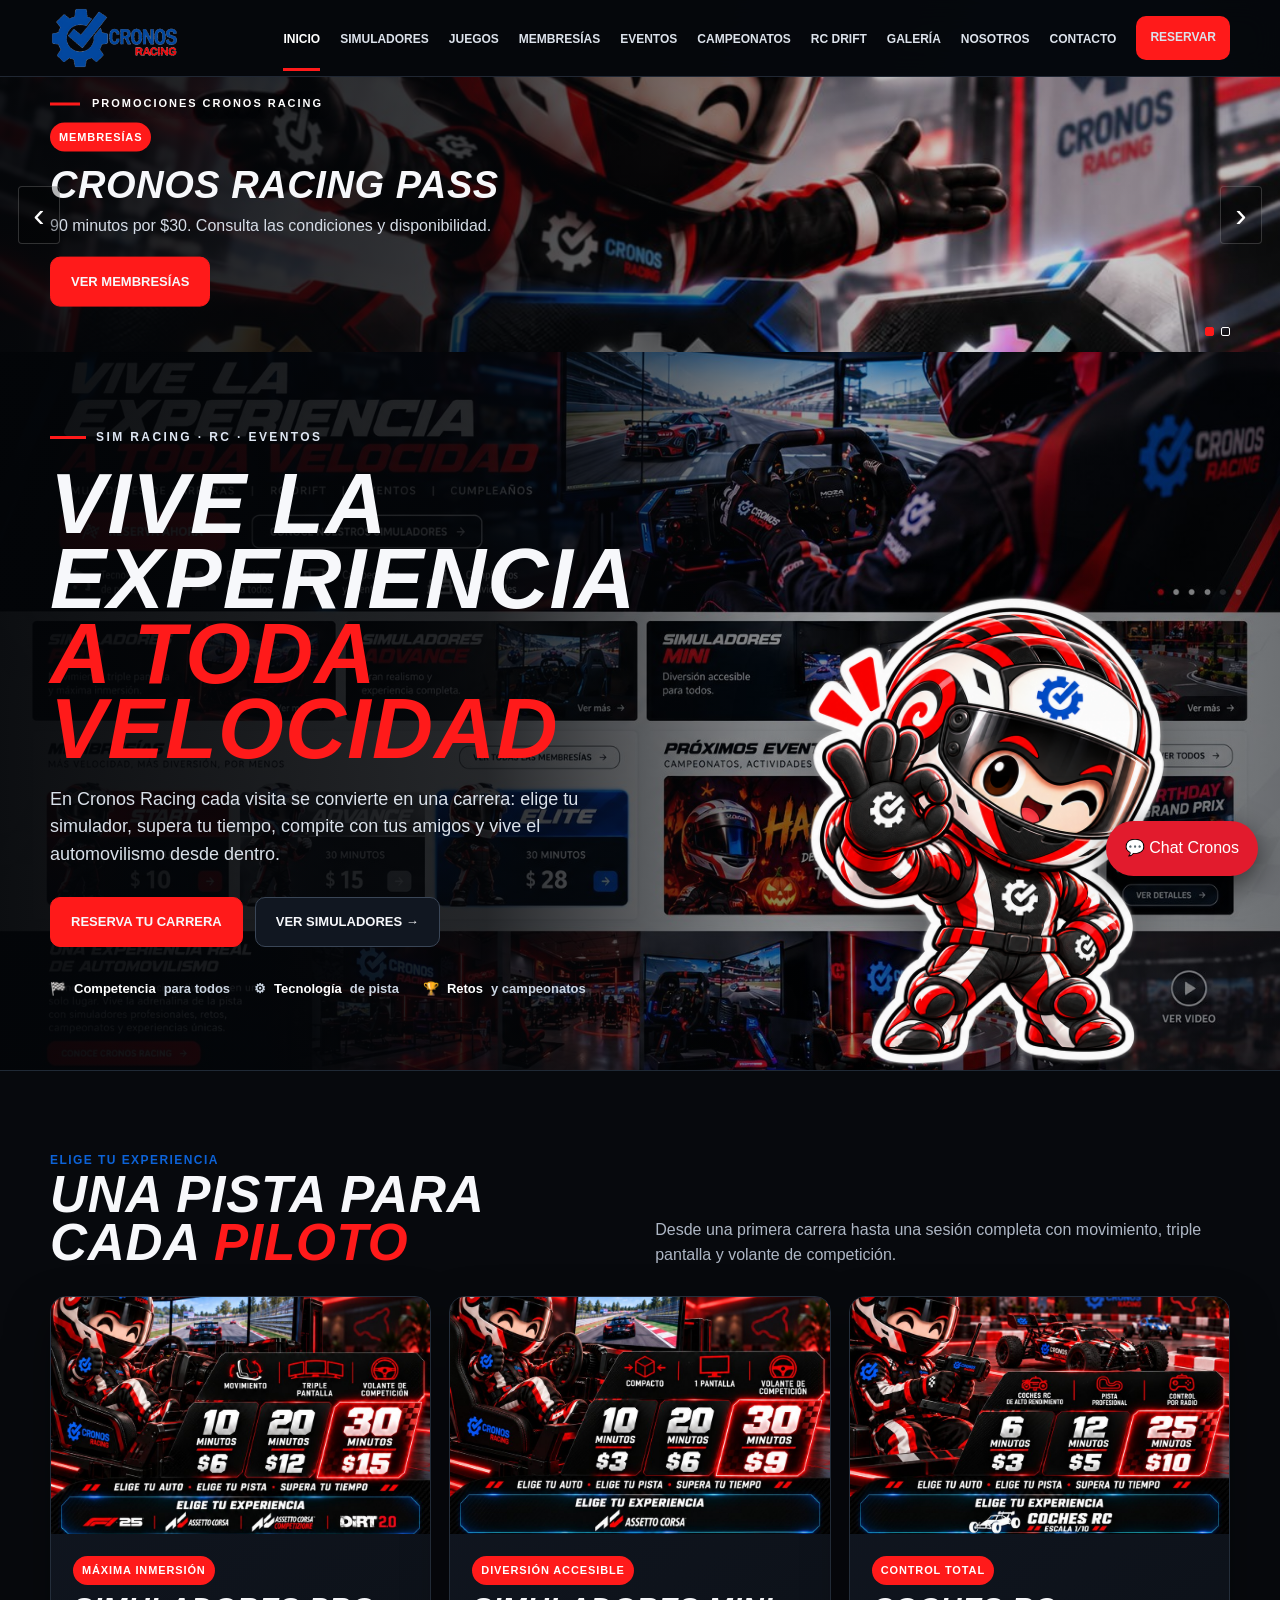
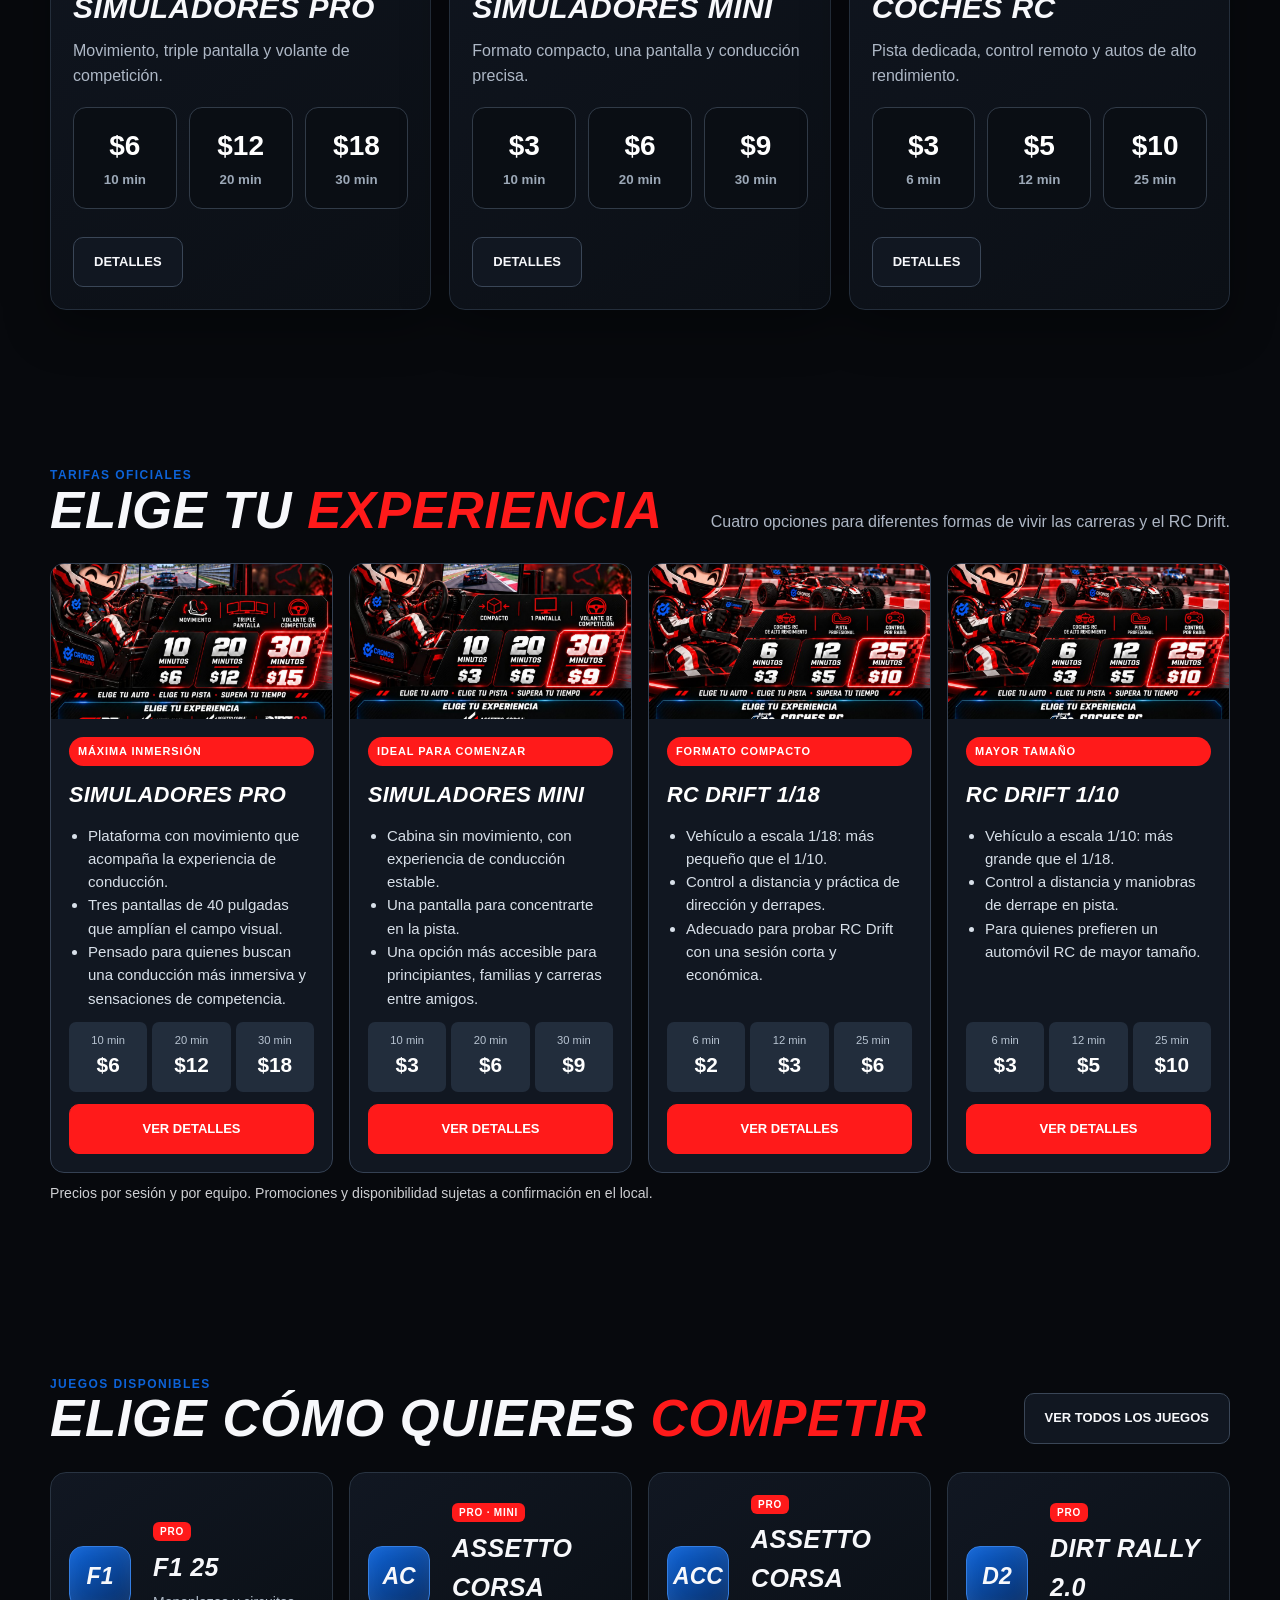
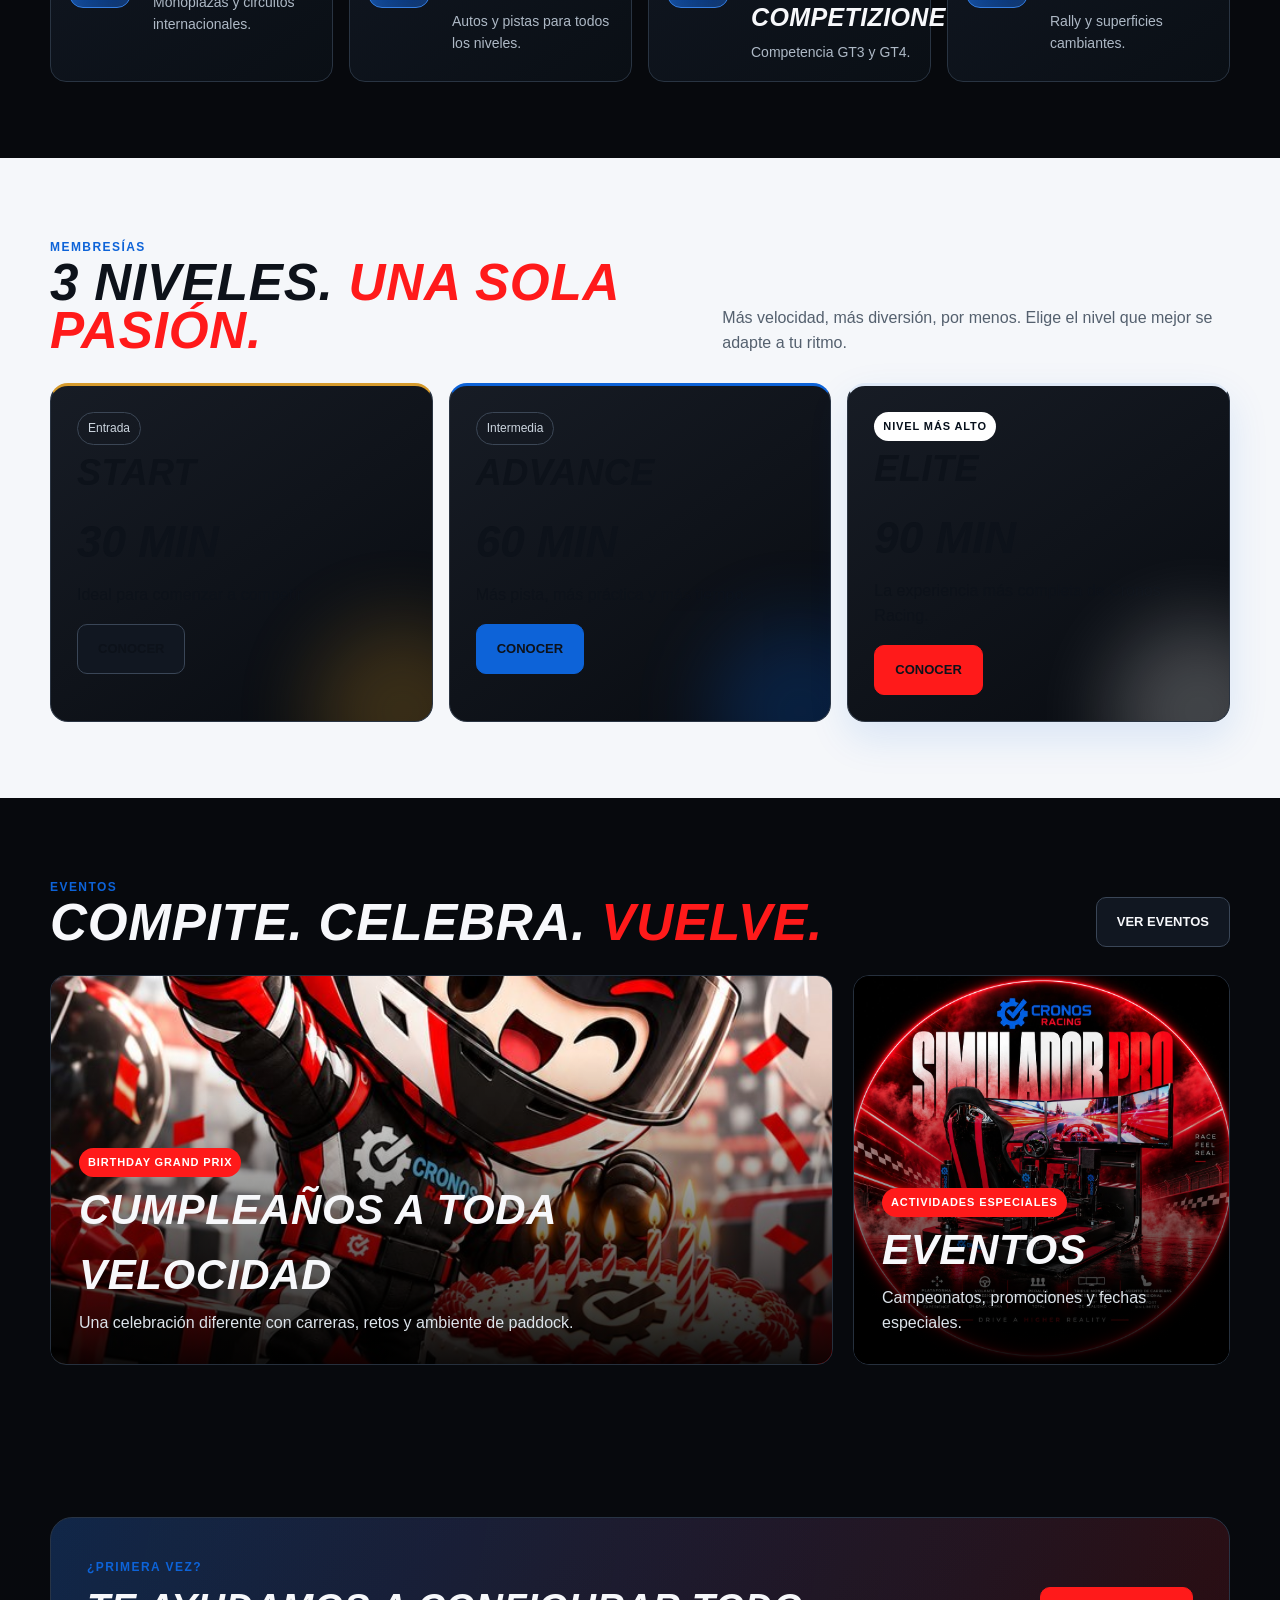
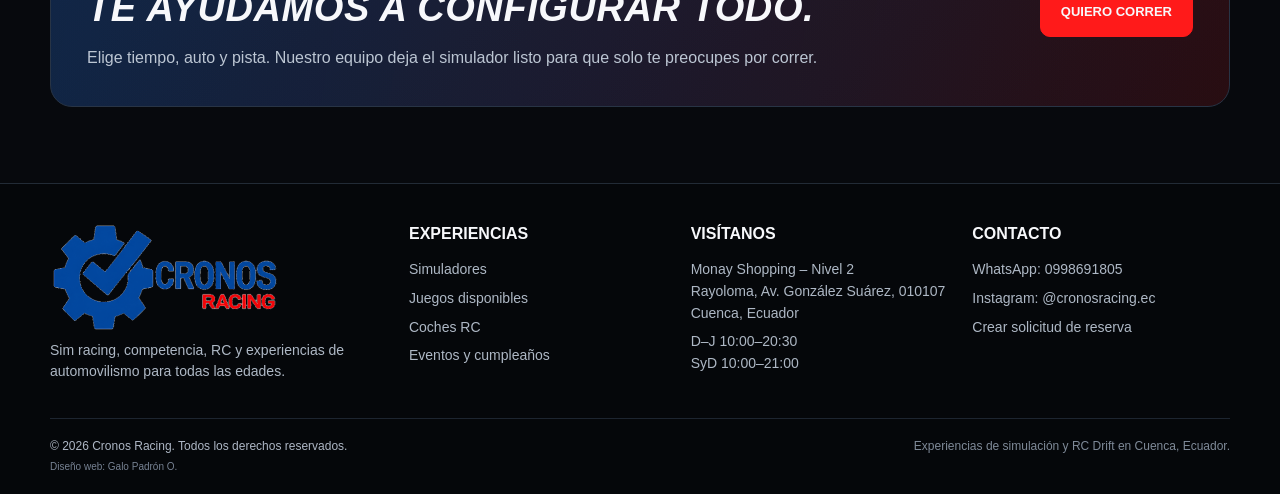
<file: index.html>
<!DOCTYPE html>
<html lang="es">
<head>
  <meta charset="UTF-8">
  <meta name="viewport" content="width=device-width, initial-scale=1.0">
  <title>Cronos Racing | Cuenca</title>
  <meta http-equiv="refresh" content="0; url=./sitio/index.html">
  <script>
    window.location.replace("./sitio/index.html");
  </script>
</head>
<body>
  <p>Ingresando a Cronos Racing...</p>
  <a href="./sitio/index.html">Entrar a Cronos Racing</a>
</body>
</html>
</file>
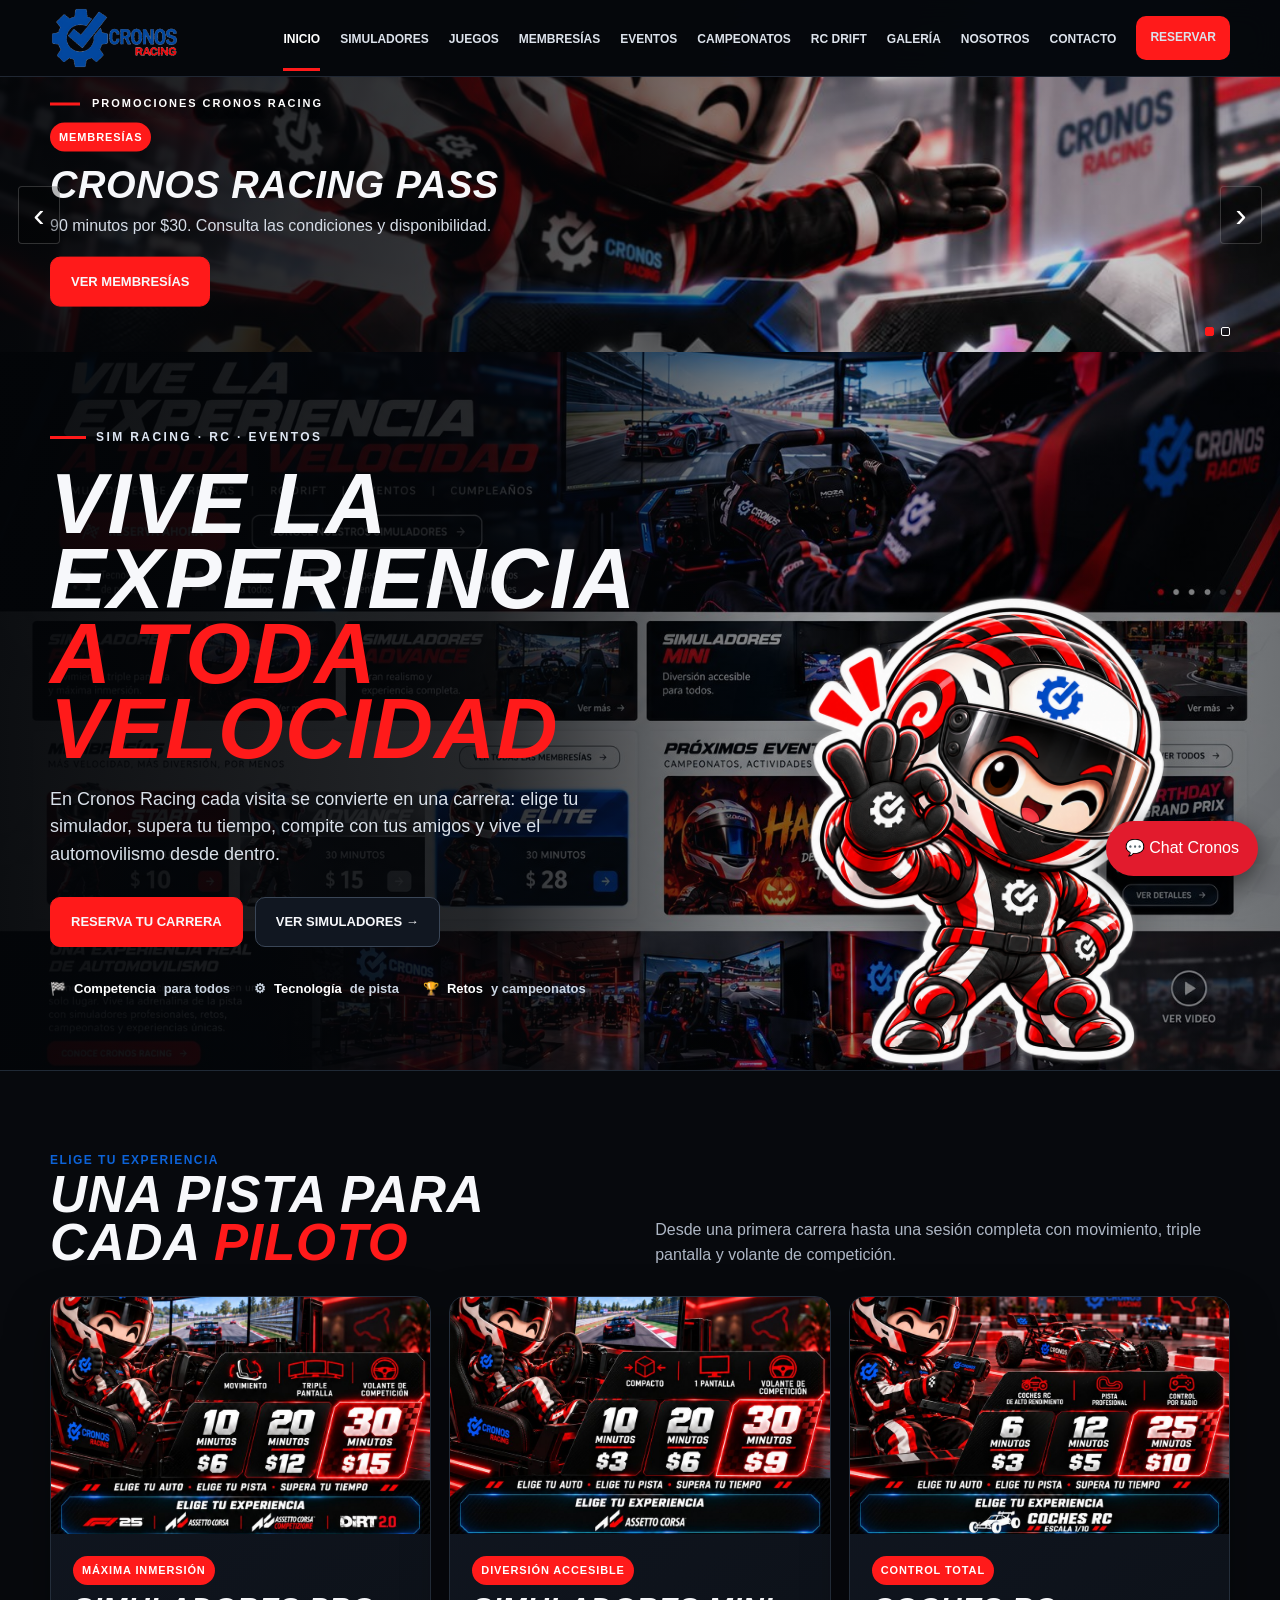
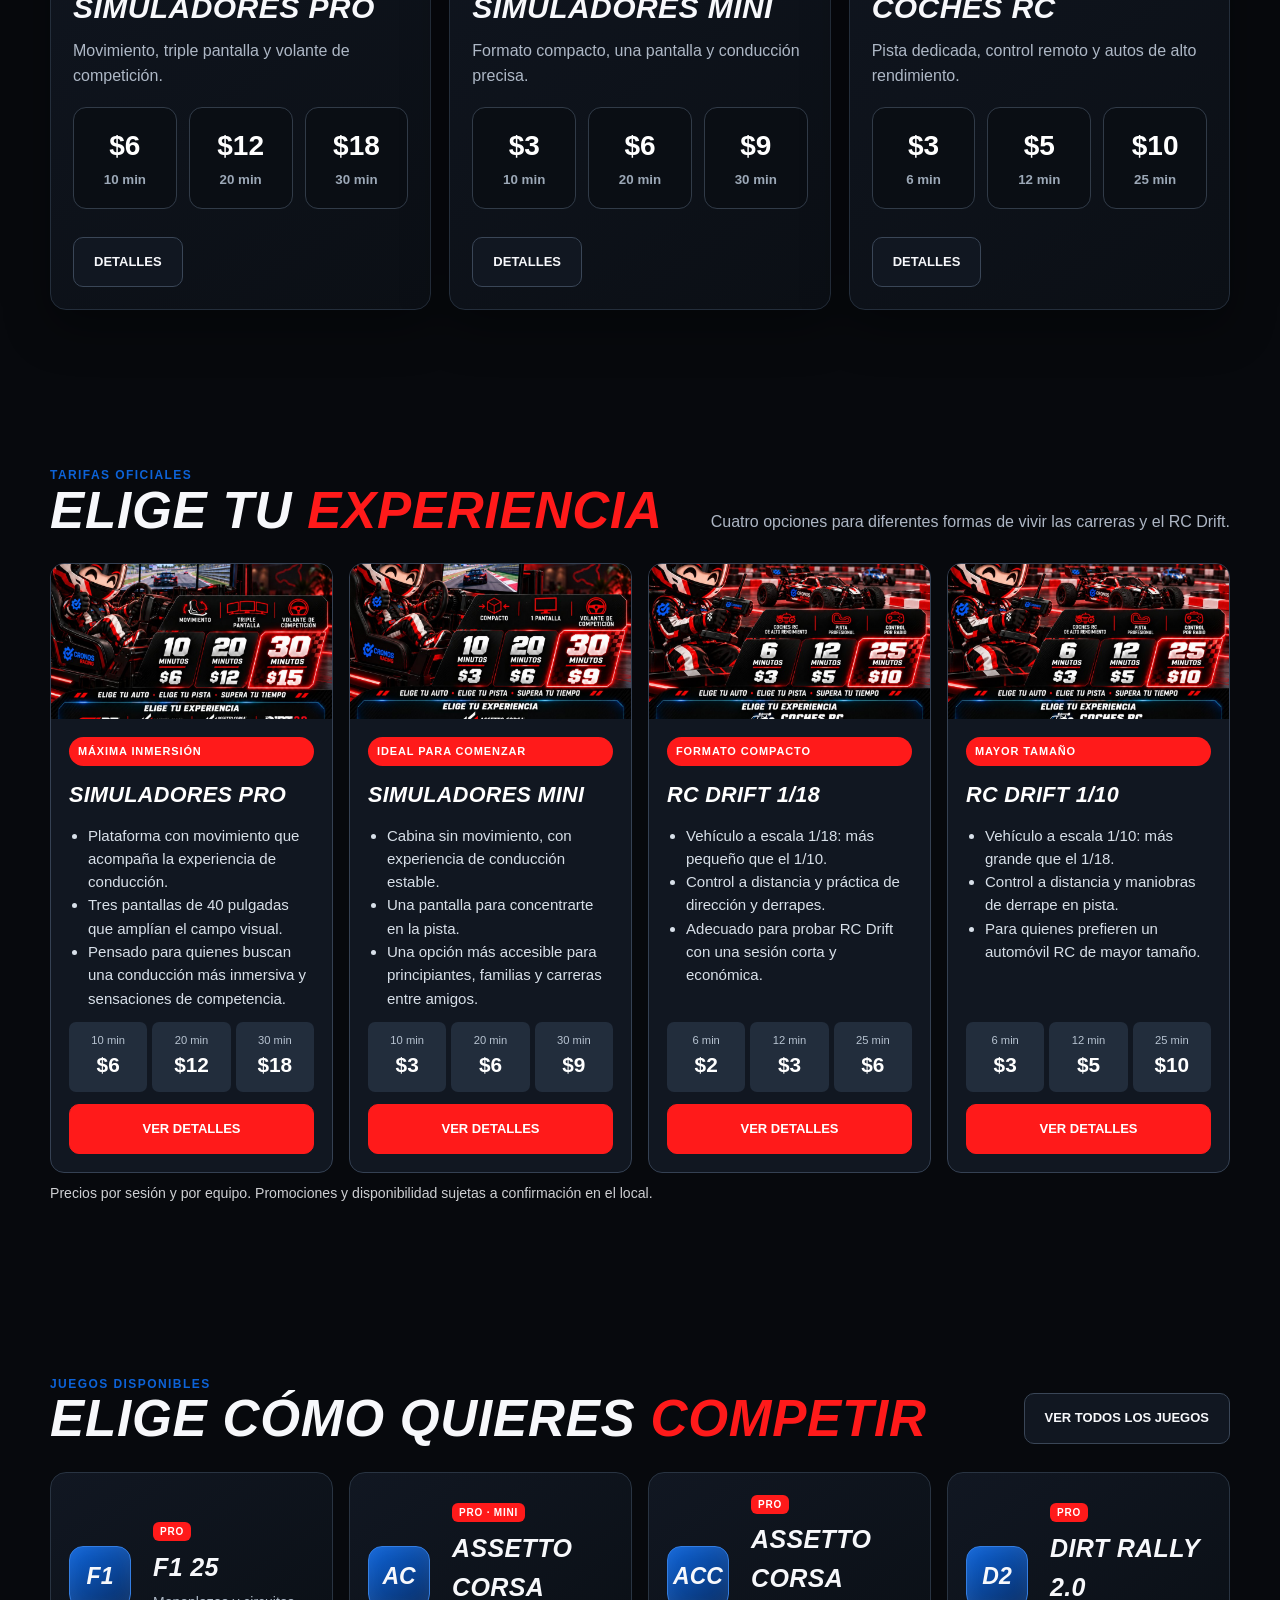
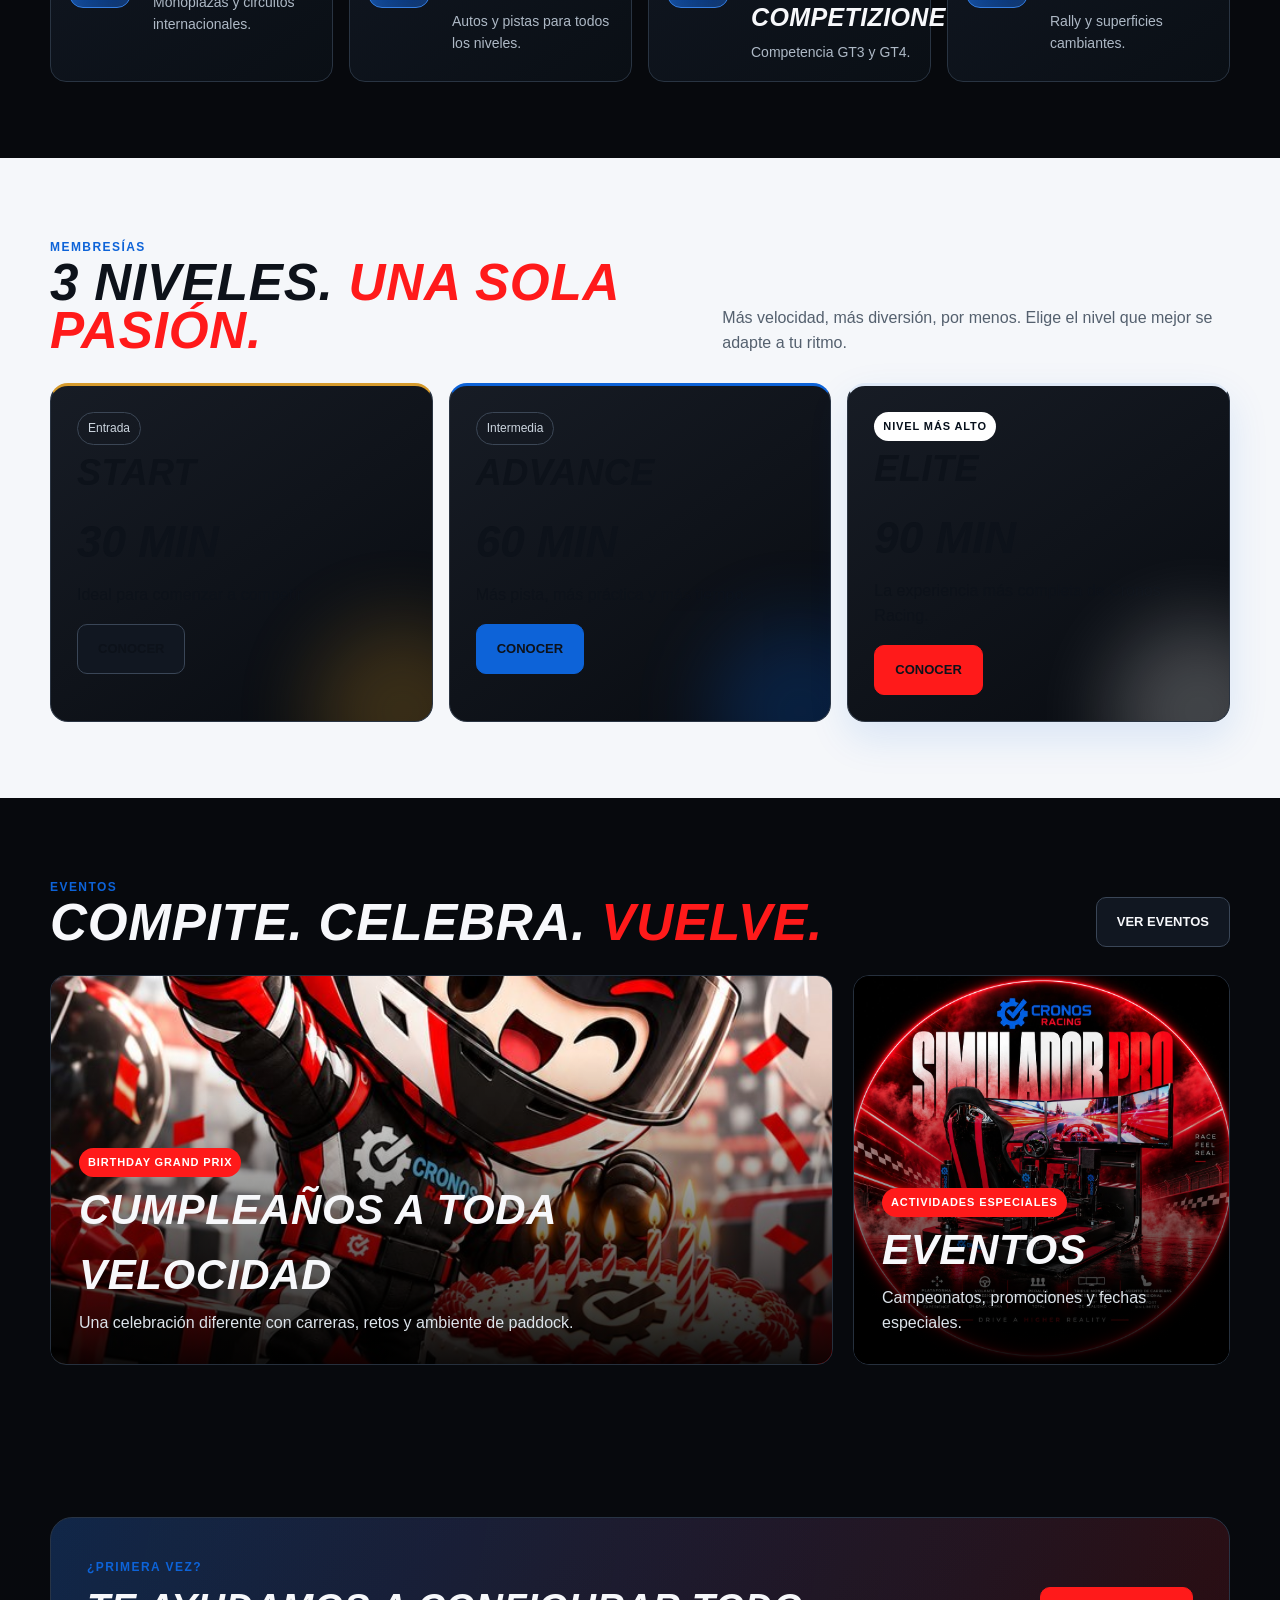
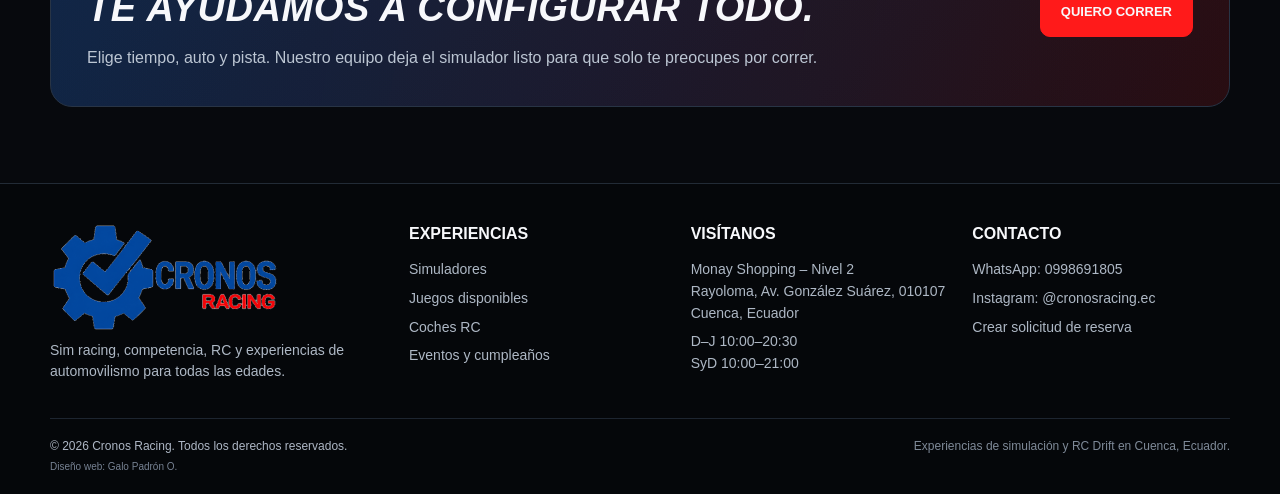
<file: sitio/index.html>
<!doctype html>
<html lang="es">
<head>
<meta charset="utf-8">
<meta name="viewport" content="width=device-width,initial-scale=1">
<meta name="description" content="Cronos Racing en Monay Shopping, Cuenca. Simuladores PRO y MINI, RC Drift, eventos, membresías y promociones. ¡Vive la experiencia a toda velocidad!">
<meta name="robots" content="index, follow">
<meta name="theme-color" content="#07090d">
<title>Inicio | Cronos Racing</title>
<link rel="icon" href="assets/images/logo-oficial.png">
<link rel="stylesheet" href="assets/css/styles.css">
<meta property="og:title" content="Cronos Racing | Simuladores y RC Drift en Cuenca">
<meta property="og:description" content="Simuladores PRO y MINI, RC Drift, eventos y promociones en Monay Shopping, Cuenca.">
<meta property="og:type" content="website">
<meta property="og:image" content="assets/images/hero.jpg">
</head>
<body>



<header class="site-header">
  <div class="container nav">
    <a class="brand" href="index.html"><img src="assets/images/logo-oficial.png" alt="Cronos Racing"></a>
    <button class="menu-btn" aria-label="Abrir menú">☰</button>
    <nav class="nav-links">
      <a class="active" href="index.html">Inicio</a><a class="" href="simuladores.html">Simuladores</a><a class="" href="juegos.html">Juegos</a><a class="" href="membresias.html">Membresías</a><a class="" href="eventos.html">Eventos</a><a class="" href="rc-drift.html">RC Drift</a><a class="" href="galeria.html">Galería</a><a class="" href="nosotros.html">Nosotros</a><a class="" href="contacto.html">Contacto</a>
      <a class="nav-cta " href="reservar.html">Reservar</a>
    </nav>
  </div>
</header>

<section class="featured-wrap promo-wrap" aria-label="Promociones Cronos Racing">
  <div class="featured-label">PROMOCIONES CRONOS RACING</div>
  <div class="featured-slider" data-featured-slider>
    <article class="featured-slide active">
      <img src="assets/images/memberships.jpg" alt="Cronos Racing Pass">
      <div class="featured-overlay"><span class="tag">Membresías</span><h3>Cronos Racing Pass</h3><p>90 minutos por $30. Consulta las condiciones y disponibilidad.</p><a class="btn primary" href="membresias.html">Ver membresías</a></div>
    </article>
    <article class="featured-slide">
      <img src="assets/images/birthday.jpg" alt="Promociones para grupos y eventos">
      <div class="featured-overlay"><span class="tag">Grupos y eventos</span><h3>Experiencias para compartir</h3><p>Pregunta por las promociones disponibles para grupos y celebraciones.</p><a class="btn primary" href="eventos.html">Ver eventos</a></div>
    </article>
    <button class="featured-arrow prev" type="button" aria-label="Promoción anterior">‹</button>
    <button class="featured-arrow next" type="button" aria-label="Siguiente promoción">›</button>
    <div class="featured-dots" aria-label="Selector de promoción"></div>
  </div>
</section>
<section class="hero">
  <div class="container hero-grid">
    <div class="hero-copy">
      <span class="eyebrow">Sim racing · RC · eventos</span>
      <h1>Vive la experiencia <span>a toda velocidad</span></h1>
      <p>En Cronos Racing cada visita se convierte en una carrera: elige tu simulador, supera tu tiempo, compite con tus amigos y vive el automovilismo desde dentro.</p>
      <div class="btns">
        <a class="btn primary" href="reservar.html">Reserva tu carrera</a>
        <a class="btn" href="simuladores.html">Ver simuladores →</a>
      </div>
      <div class="hero-badges">
        <span>🏁 <b>Competencia</b> para todos</span>
        <span>⚙ <b>Tecnología</b> de pista</span>
        <span>🏆 <b>Retos</b> y campeonatos</span>
      </div>
    </div>
    <img class="hero-cronitos" src="assets/images/cronitos.png" alt="Cronitos, mascota de Cronos Racing">
  </div>
</section>

<section class="section">
 <div class="container">
   <div class="section-head"><div><span class="kicker">Elige tu experiencia</span><h2>Una pista para cada <span class="accent">piloto</span></h2></div><p>Desde una primera carrera hasta una sesión completa con movimiento, triple pantalla y volante de competición.</p></div>
   <div class="cards">
     <article class="card"><div class="card-image"><img src="assets/images/pro.jpg" alt="Simuladores PRO"></div><div class="card-body"><span class="tag">Máxima inmersión</span><h3>Simuladores PRO</h3><p>Movimiento, triple pantalla y volante de competición.</p><div class="price-grid"><div class="price"><strong>$6</strong><small>10 min</small></div><div class="price"><strong>$12</strong><small>20 min</small></div><div class="price"><strong>$18</strong><small>30 min</small></div></div><div class="btns"><a class="btn" href="simuladores.html">Detalles</a></div></div></article>
     <article class="card"><div class="card-image"><img src="assets/images/mini.jpg" alt="Simuladores MINI"></div><div class="card-body"><span class="tag">Diversión accesible</span><h3>Simuladores MINI</h3><p>Formato compacto, una pantalla y conducción precisa.</p><div class="price-grid"><div class="price"><strong>$3</strong><small>10 min</small></div><div class="price"><strong>$6</strong><small>20 min</small></div><div class="price"><strong>$9</strong><small>30 min</small></div></div><div class="btns"><a class="btn" href="simuladores.html#mini">Detalles</a></div></div></article>
     <article class="card"><div class="card-image"><img src="assets/images/rc.jpg" alt="Coches RC"></div><div class="card-body"><span class="tag">Control total</span><h3>Coches RC</h3><p>Pista dedicada, control remoto y autos de alto rendimiento.</p><div class="price-grid"><div class="price"><strong>$3</strong><small>6 min</small></div><div class="price"><strong>$5</strong><small>12 min</small></div><div class="price"><strong>$10</strong><small>25 min</small></div></div><div class="btns"><a class="btn" href="rc-drift.html">Detalles</a></div></div></article>
   </div>
 </div>
</section>


<section class="section" id="tarifas"><div class="container"><div class="section-head"><div><span class="kicker">Tarifas oficiales</span><h2>Elige tu <span class="accent">experiencia</span></h2></div><p>Cuatro opciones para diferentes formas de vivir las carreras y el RC Drift.</p></div><div class="cr-product-grid"><article class="cr-product"><img src="assets/images/pro.jpg" alt="Simuladores PRO" loading="lazy"><div class="cr-product-body"><span class="tag">Máxima inmersión</span><h3>Simuladores PRO</h3><ul><li>Plataforma con movimiento que acompaña la experiencia de conducción.</li><li>Tres pantallas de 40 pulgadas que amplían el campo visual.</li><li>Pensado para quienes buscan una conducción más inmersiva y sensaciones de competencia.</li></ul><div class="cr-prices"><div><small>10 min</small><strong>$6</strong></div><div><small>20 min</small><strong>$12</strong></div><div><small>30 min</small><strong>$18</strong></div></div><a class="btn primary" href="simuladores.html">Ver detalles</a></div></article><article class="cr-product"><img src="assets/images/mini.jpg" alt="Simuladores MINI" loading="lazy"><div class="cr-product-body"><span class="tag">Ideal para comenzar</span><h3>Simuladores MINI</h3><ul><li>Cabina sin movimiento, con experiencia de conducción estable.</li><li>Una pantalla para concentrarte en la pista.</li><li>Una opción más accesible para principiantes, familias y carreras entre amigos.</li></ul><div class="cr-prices"><div><small>10 min</small><strong>$3</strong></div><div><small>20 min</small><strong>$6</strong></div><div><small>30 min</small><strong>$9</strong></div></div><a class="btn primary" href="simuladores.html#mini">Ver detalles</a></div></article><article class="cr-product"><img src="assets/images/rc.jpg" alt="RC Drift 1/18" loading="lazy"><div class="cr-product-body"><span class="tag">Formato compacto</span><h3>RC Drift 1/18</h3><ul><li>Vehículo a escala 1/18: más pequeño que el 1/10.</li><li>Control a distancia y práctica de dirección y derrapes.</li><li>Adecuado para probar RC Drift con una sesión corta y económica.</li></ul><div class="cr-prices"><div><small>6 min</small><strong>$2</strong></div><div><small>12 min</small><strong>$3</strong></div><div><small>25 min</small><strong>$6</strong></div></div><a class="btn primary" href="rc-drift.html#rc18">Ver detalles</a></div></article><article class="cr-product"><img src="assets/images/rc.jpg" alt="RC Drift 1/10" loading="lazy"><div class="cr-product-body"><span class="tag">Mayor tamaño</span><h3>RC Drift 1/10</h3><ul><li>Vehículo a escala 1/10: más grande que el 1/18.</li><li>Control a distancia y maniobras de derrape en pista.</li><li>Para quienes prefieren un automóvil RC de mayor tamaño.</li></ul><div class="cr-prices"><div><small>6 min</small><strong>$3</strong></div><div><small>12 min</small><strong>$5</strong></div><div><small>25 min</small><strong>$10</strong></div></div><a class="btn primary" href="rc-drift.html#rc10">Ver detalles</a></div></article></div><p class="cr-price-note">Precios por sesión y por equipo. Promociones y disponibilidad sujetas a confirmación en el local.</p></div></section>
<section class="section games-preview">
  <div class="container">
    <div class="section-head">
      <div><span class="kicker">Juegos disponibles</span><h2>Elige cómo quieres <span class="accent">competir</span></h2></div>
      <a class="btn" href="juegos.html">Ver todos los juegos</a>
    </div>
    <div class="game-grid compact">
      <article class="game-card"><div class="game-mark">F1</div><div><span class="game-platform">PRO</span><h3>F1 25</h3><p>Monoplazas y circuitos internacionales.</p></div></article>
      <article class="game-card"><div class="game-mark">AC</div><div><span class="game-platform">PRO · MINI</span><h3>Assetto Corsa</h3><p>Autos y pistas para todos los niveles.</p></div></article>
      <article class="game-card"><div class="game-mark">ACC</div><div><span class="game-platform">PRO</span><h3>Assetto Corsa Competizione</h3><p>Competencia GT3 y GT4.</p></div></article>
      <article class="game-card"><div class="game-mark">D2</div><div><span class="game-platform">PRO</span><h3>DiRT Rally 2.0</h3><p>Rally y superficies cambiantes.</p></div></article>
    </div>
  </div>
</section>

<section class="section light">
 <div class="container">
   <div class="section-head"><div><span class="kicker">Membresías</span><h2>3 niveles. <span class="accent">Una sola pasión.</span></h2></div><p>Más velocidad, más diversión, por menos. Elige el nivel que mejor se adapte a tu ritmo.</p></div>
   <div class="memberships">
      <div class="membership start"><span class="pill">Entrada</span><h3>START</h3><div class="big">30 MIN</div><p>Ideal para comenzar a competir.</p><a class="btn" href="membresias.html">Conocer</a></div>
      <div class="membership advance"><span class="pill">Intermedia</span><h3>ADVANCE</h3><div class="big">60 MIN</div><p>Más pista, más práctica y más tiempo.</p><a class="btn blue" href="membresias.html">Conocer</a></div>
      <div class="membership elite"><span class="tag">Nivel más alto</span><h3>ELITE</h3><div class="big">90 MIN</div><p>La experiencia más completa de Cronos Racing.</p><a class="btn primary" href="membresias.html">Conocer</a></div>
   </div>
 </div>
</section>

<section class="section">
 <div class="container">
  <div class="section-head"><div><span class="kicker">Eventos</span><h2>Compite. Celebra. <span class="accent">Vuelve.</span></h2></div><a class="btn" href="eventos.html">Ver eventos</a></div>
  <div class="event-grid">
    <article class="feature-card"><img src="assets/images/birthday.jpg" alt="Cumpleaños Cronos Racing"><div class="feature-copy"><span class="tag">Birthday Grand Prix</span><h3>Cumpleaños a toda velocidad</h3><p>Una celebración diferente con carreras, retos y ambiente de paddock.</p></div></article>
    <article class="feature-card"><img src="assets/images/simulator.jpg" alt="Evento Cronos Racing"><div class="feature-copy"><span class="tag">Actividades especiales</span><h3>Eventos</h3><p>Campeonatos, promociones y fechas especiales.</p></div></article>
  </div>
 </div>
</section>

<section class="section">
 <div class="container strip">
   <div><span class="kicker">¿Primera vez?</span><h3>Te ayudamos a configurar todo.</h3><p>Elige tiempo, auto y pista. Nuestro equipo deja el simulador listo para que solo te preocupes por correr.</p></div>
   <a class="btn primary" href="reservar.html">Quiero correr</a>
 </div>
</section>


<footer class="footer">
  <div class="container footer-grid">
    <div>
      <img src="assets/images/logo-oficial.png" alt="Cronos Racing">
      <p>Sim racing, competencia, RC y experiencias de automovilismo para todas las edades.</p>
    </div>
    <div><h4>Experiencias</h4><a href="simuladores.html">Simuladores</a><a href="juegos.html">Juegos disponibles</a><a href="rc-drift.html">Coches RC</a><a href="eventos.html">Eventos y cumpleaños</a></div>
    <div><h4>Visítanos</h4><p>Monay Shopping – Nivel 2<br>Rayoloma, Av. González Suárez, 010107 Cuenca, Ecuador</p><p>D–J 10:00–20:30<br>SyD 10:00–21:00</p></div>
    <div><h4>Contacto</h4><p>WhatsApp: 0998691805</p><p>Instagram: @cronosracing.ec</p><a href="reservar.html">Crear solicitud de reserva</a></div>
  </div>
  
<div class="container footer-bottom">
  <div class="copyright-cronos">
    <span>© 2026 Cronos Racing. Todos los derechos reservados.</span>
    <small>Diseño web: Galo Padrón O.</small>
  </div>
  <span>Experiencias de simulación y RC Drift en Cuenca, Ecuador.</span>
</div>
</footer>

<script src="assets/js/promociones.js" defer></script>
<script src="assets/js/app.js" defer></script>
</body></html>
</file>
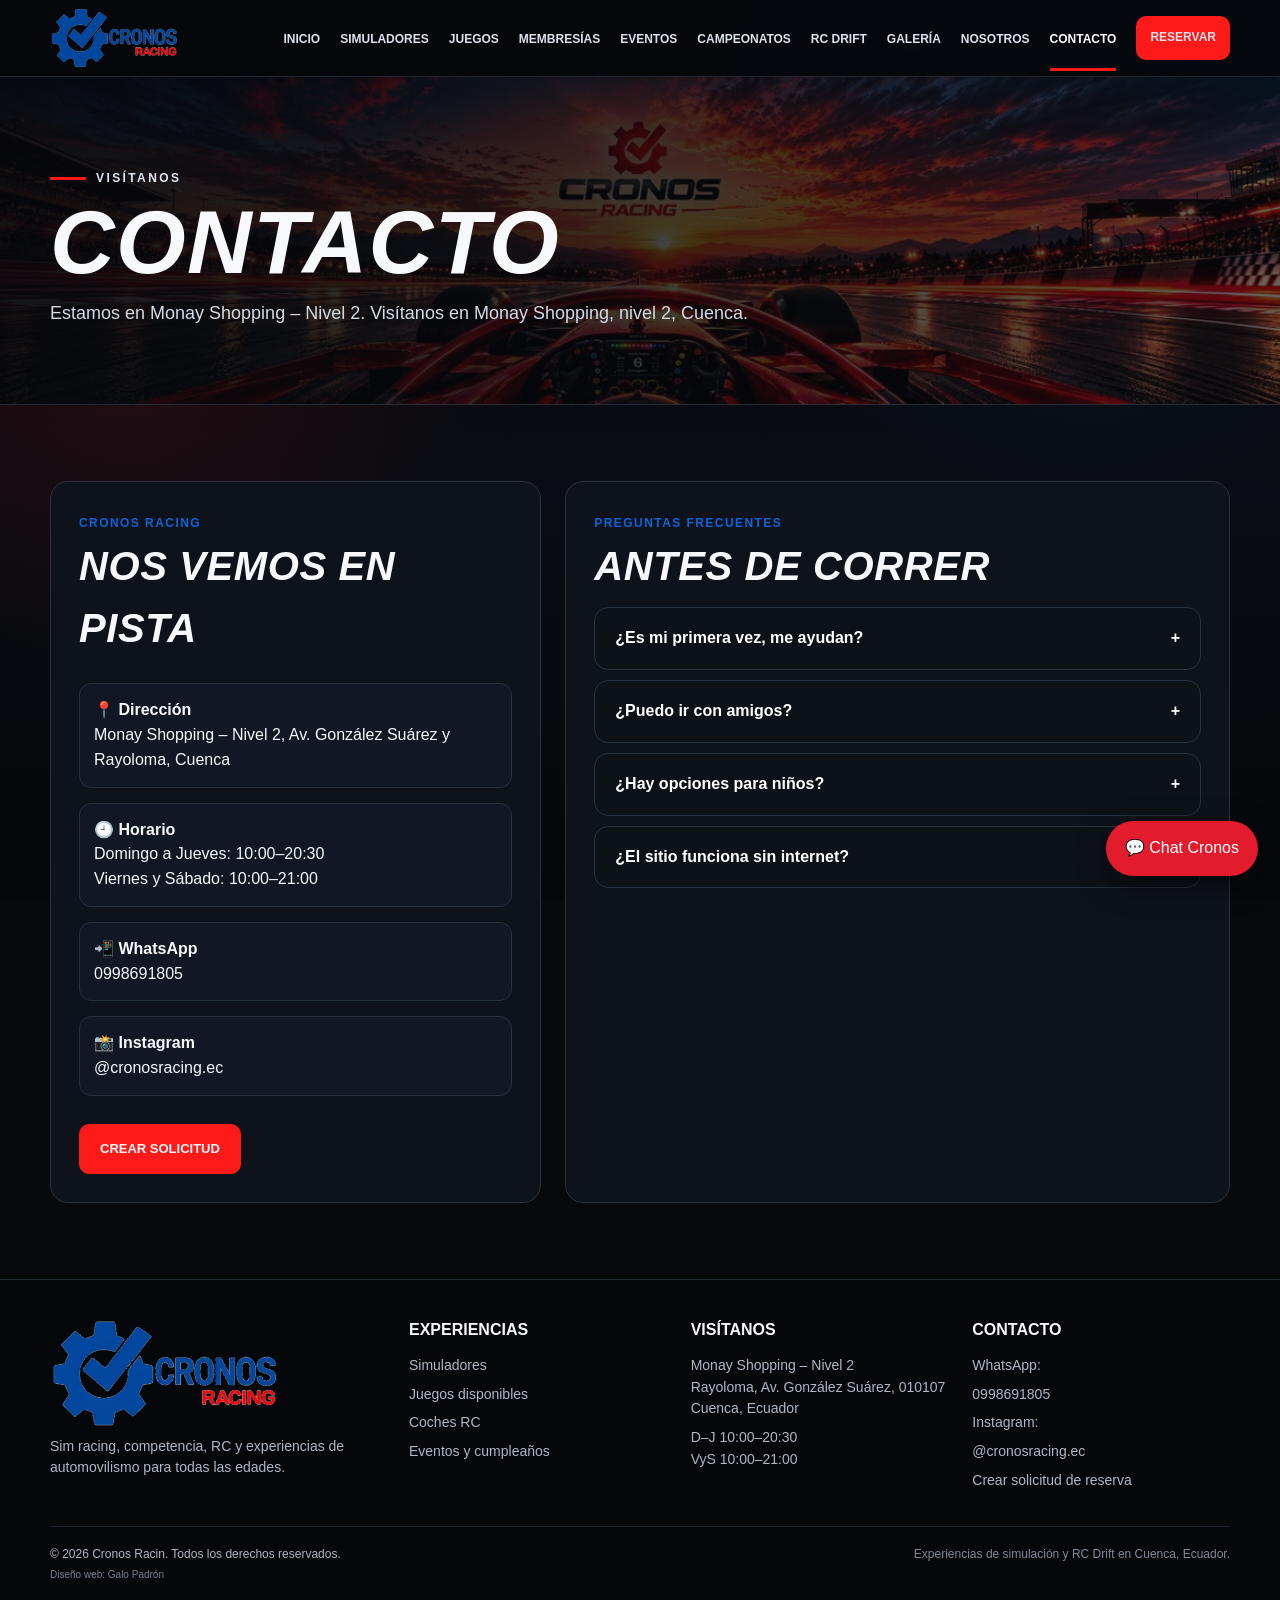
<file: sitio/contacto.html>
<!doctype html>
<html lang="es">
<head>
<meta charset="utf-8">
<meta name="viewport" content="width=device-width,initial-scale=1">
<meta name="description" content="Cronos Racing Cuenca: simuladores de carreras, RC Drift, membresías, eventos y promociones. Encuéntranos en Monay Shopping, nivel 2.">
<meta name="robots" content="index, follow">
<meta name="theme-color" content="#07090d">
<title>Contacto | Cronos Racing</title>
<link rel="icon" href="assets/images/logo-oficial.png">
<link rel="stylesheet" href="assets/css/styles.css">
</head>
<body>


<header class="site-header">
  <div class="container nav">
    <a class="brand" href="index.html"><img src="assets/images/logo-oficial.png" alt="Cronos Racing"></a>
    <button class="menu-btn" aria-label="Abrir menú">☰</button>
    <nav class="nav-links">
      <a class="" href="index.html">Inicio</a><a class="" href="simuladores.html">Simuladores</a><a class="" href="juegos.html">Juegos</a><a class="" href="membresias.html">Membresías</a><a class="" href="eventos.html">Eventos</a><a class="" href="rc-drift.html">RC Drift</a><a class="" href="galeria.html">Galería</a><a class="" href="nosotros.html">Nosotros</a><a class="active" href="contacto.html">Contacto</a>
      <a class="nav-cta " href="reservar.html">Reservar</a>
    </nav>
  </div>
</header>

<section class="page-hero"><div class="container"><span class="eyebrow">Visítanos</span><h1>Contacto</h1><p>Estamos en Monay Shopping – Nivel 2. Visítanos en Monay Shopping, nivel 2, Cuenca.</p></div></section>
<section class="section"><div class="container contact-grid">
<div class="contact-card"><span class="kicker">Cronos Racing</span><h2>Nos vemos en pista</h2><div class="contact-list"><div><b>📍 Dirección</b><br>Monay Shopping – Nivel 2, Av. González Suárez y Rayoloma, Cuenca</div><div><b>🕘 Horario</b><br>Domingo a Jueves: 10:00–20:30<br>Viernes y Sábado: 10:00–21:00</div><div><b>📲 WhatsApp</b><br><a href="https://wa.me/593998691805" target="_blank" rel="noopener noreferrer">0998691805</a></div><div><b>📸 Instagram</b><br><a href="https://www.instagram.com/cronosracing.ec/" target="_blank" rel="noopener noreferrer">@cronosracing.ec</a></div></div><div class="btns"><a class="btn primary" href="reservar.html">Crear solicitud</a></div></div>
<div class="form-card"><span class="kicker">Preguntas frecuentes</span><h2>Antes de correr</h2><div class="faq">
<div class="faq-item"><button class="faq-q">¿Es mi primera vez, me ayudan? <span>+</span></button><div class="faq-a">Sí. El equipo te ayuda a elegir auto, pista y configuración.</div></div>
<div class="faq-item"><button class="faq-q">¿Puedo ir con amigos? <span>+</span></button><div class="faq-a">Sí. Pueden comparar tiempos o armar una competencia entre ustedes.</div></div>
<div class="faq-item"><button class="faq-q">¿Hay opciones para niños? <span>+</span></button><div class="faq-a">Sí. La experiencia se adapta al nivel y edad del piloto.</div></div>
<div class="faq-item"><button class="faq-q">¿El sitio funciona sin internet? <span>+</span></button><div class="faq-a">Sí. Todas las páginas, imágenes y estilos están guardados localmente. Los enlaces externos como WhatsApp sí requieren conexión.</div></div>
</div></div>
</div></section>


<footer class="footer">
  <div class="container footer-grid">
    <div>
      <img src="assets/images/logo-oficial.png" alt="Cronos Racing">
      <p>Sim racing, competencia, RC y experiencias de automovilismo para todas las edades.</p>
    </div>
    <div><h4>Experiencias</h4><a href="simuladores.html">Simuladores</a><a href="juegos.html">Juegos disponibles</a><a href="rc-drift.html">Coches RC</a><a href="eventos.html">Eventos y cumpleaños</a></div>
    <div><h4>Visítanos</h4><p>Monay Shopping – Nivel 2<br>Rayoloma, Av. González Suárez, 010107 Cuenca, Ecuador</p><p>D–J 10:00–20:30<br>VyS 10:00–21:00</p></div>
    <div><h4>Contacto</h4><p>WhatsApp: <a href="https://wa.me/593998691805" target="_blank" rel="noopener noreferrer">0998691805</a></p><p>Instagram: <a href="https://www.instagram.com/cronosracing.ec/" target="_blank" rel="noopener noreferrer">@cronosracing.ec</a></p><a href="reservar.html">Crear solicitud de reserva</a></div>
  </div>
  <div class="container footer-bottom">    
<div class="copyright-cronos">
  <span>© 2026 Cronos Racin. Todos los derechos reservados.</span>
  <small>Diseño web: Galo Padrón</small>
</div>
    <span>Experiencias de simulación y RC Drift en Cuenca, Ecuador.</span>
  </div>
</footer>

<script src="assets/js/promociones.js" defer></script>
<script src="assets/js/app.js" defer></script>

</body></html>
</file>
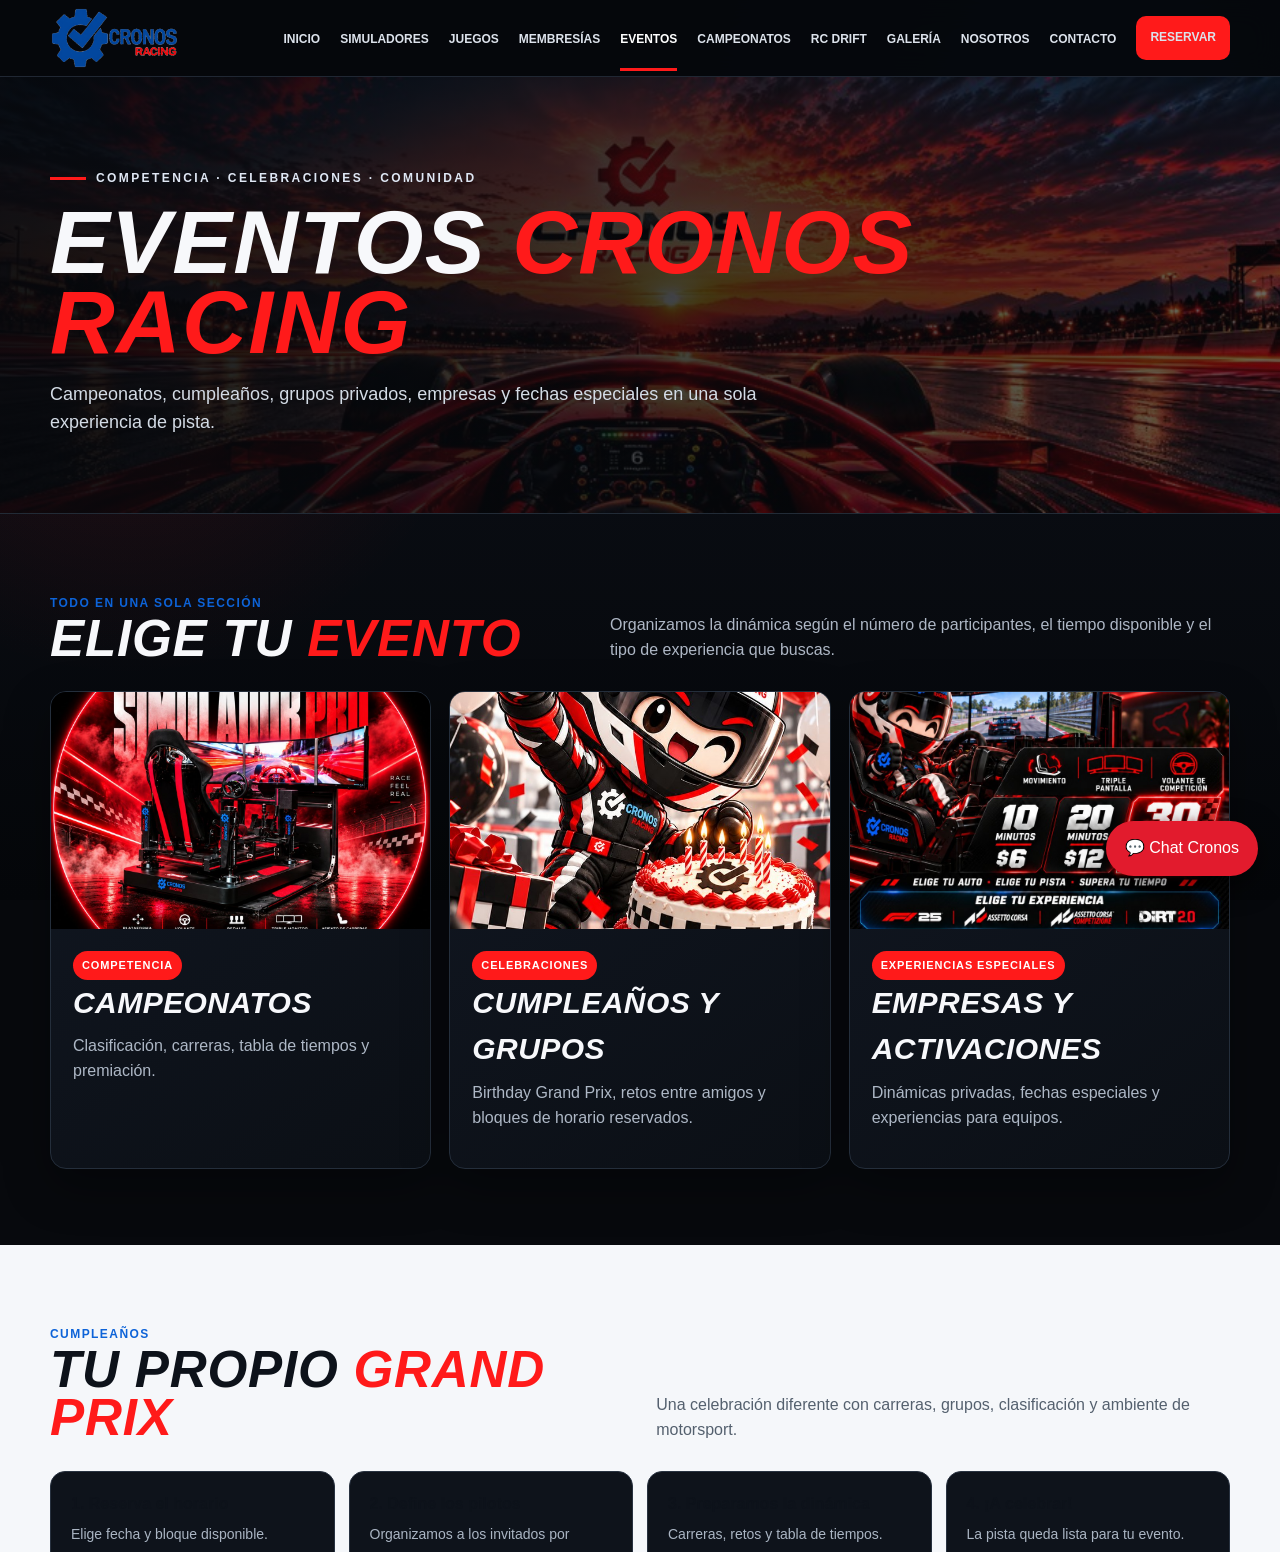
<file: sitio/cumpleanos.html>
<!doctype html><html lang="es"><head><meta charset="utf-8"><meta http-equiv="refresh" content="0; url=eventos.html"><title>Eventos | Cronos Racing</title></head><body style="font-family:Arial;background:#07090d;color:white;padding:40px"><p>Esta sección ahora forma parte de <a style="color:#ff1a1a" href="eventos.html">Eventos Cronos Racing</a>.</p></body></html>
</file>
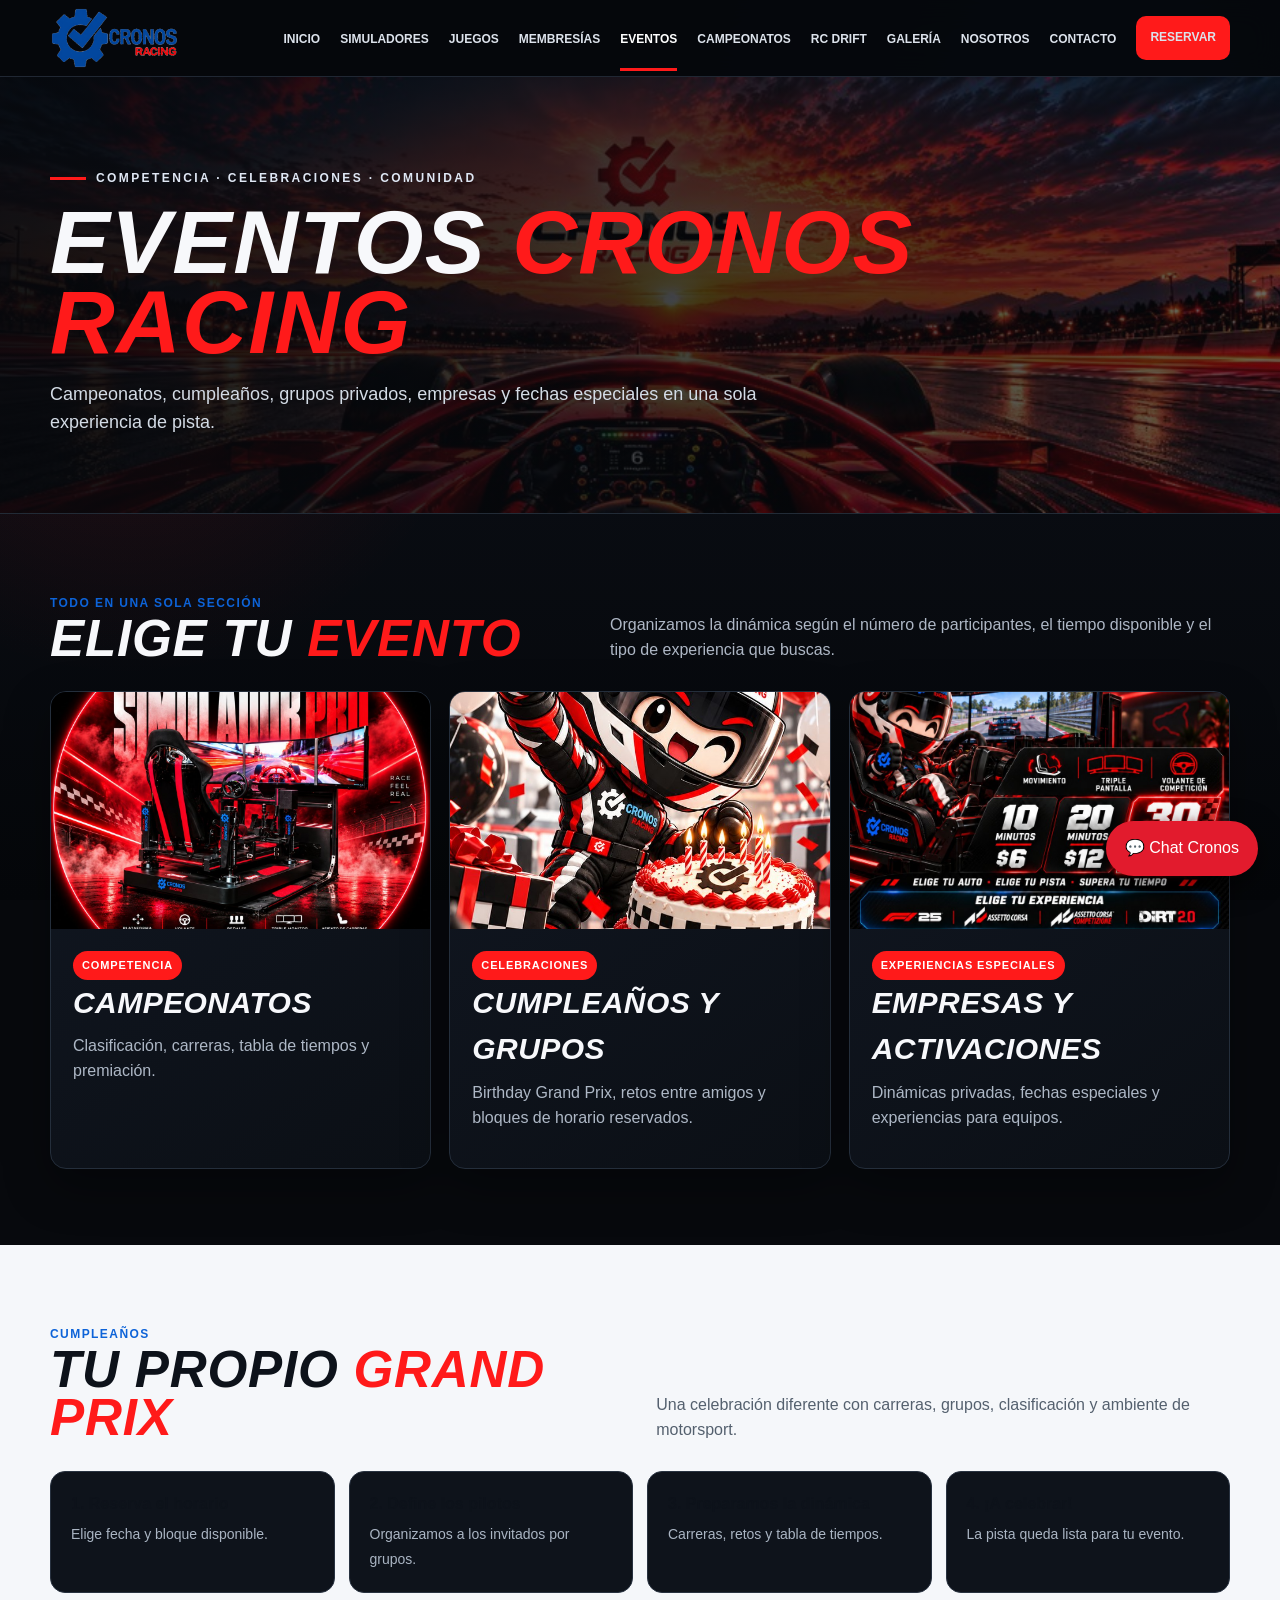
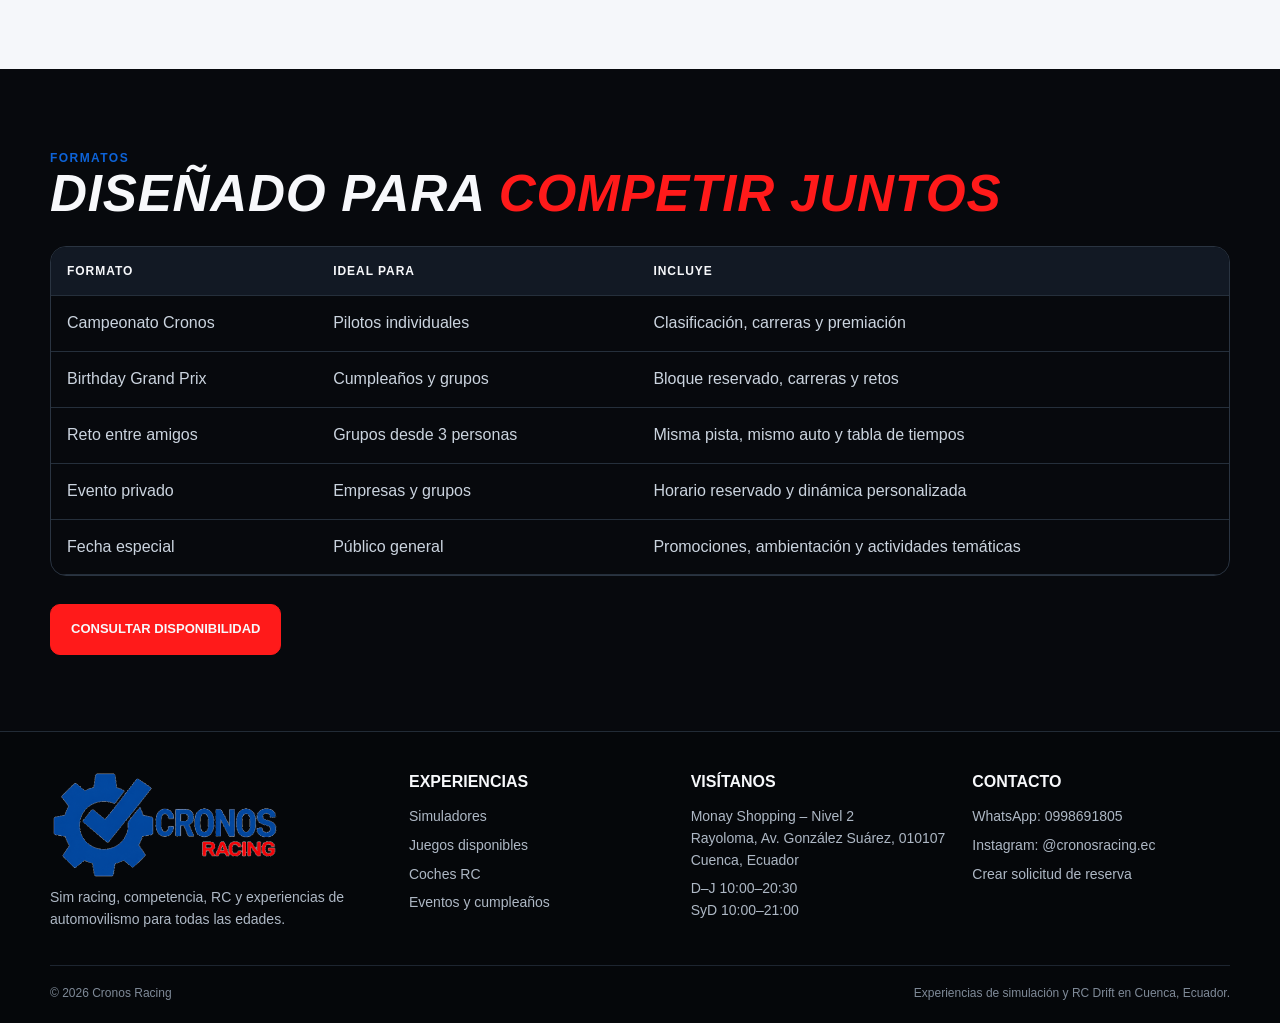
<file: sitio/eventos.html>
<!doctype html>
<html lang="es">
<head>
<meta charset="utf-8">
<meta name="viewport" content="width=device-width,initial-scale=1">
<meta name="description" content="Cronos Racing Cuenca: simuladores de carreras, RC Drift, membresías, eventos y promociones. Encuéntranos en Monay Shopping, nivel 2.">
<meta name="robots" content="index, follow">
<meta name="theme-color" content="#07090d">
<title>Eventos | Cronos Racing</title>
<link rel="icon" href="assets/images/logo-oficial.png">
<link rel="stylesheet" href="assets/css/styles.css">
</head>
<body>

<header class="site-header">
  <div class="container nav">
    <a class="brand" href="index.html"><img src="assets/images/logo-oficial.png" alt="Cronos Racing"></a>
    <button class="menu-btn" aria-label="Abrir menú">☰</button>
    <nav class="nav-links">
      <a class="" href="index.html">Inicio</a><a class="" href="simuladores.html">Simuladores</a><a class="" href="juegos.html">Juegos</a><a class="" href="membresias.html">Membresías</a><a class="active" href="eventos.html">Eventos</a><a class="" href="rc-drift.html">RC Drift</a><a class="" href="galeria.html">Galería</a><a class="" href="nosotros.html">Nosotros</a><a class="" href="contacto.html">Contacto</a>
      <a class="nav-cta " href="reservar.html">Reservar</a>
    </nav>
  </div>
</header>

<section class="page-hero">
  <div class="container">
    <span class="eyebrow">Competencia · celebraciones · comunidad</span>
    <h1>Eventos <span class="accent">Cronos Racing</span></h1>
    <p>Campeonatos, cumpleaños, grupos privados, empresas y fechas especiales en una sola experiencia de pista.</p>
  </div>
</section>

<section class="section">
  <div class="container">
    <div class="section-head">
      <div><span class="kicker">Todo en una sola sección</span><h2>Elige tu <span class="accent">evento</span></h2></div>
      <p>Organizamos la dinámica según el número de participantes, el tiempo disponible y el tipo de experiencia que buscas.</p>
    </div>
    <div class="cards">
      <article class="card">
        <div class="card-image"><img src="assets/images/simulator.jpg" alt="Campeonatos Cronos Racing"></div>
        <div class="card-body"><span class="tag">Competencia</span><h3>Campeonatos</h3><p>Clasificación, carreras, tabla de tiempos y premiación.</p></div>
      </article>
      <article class="card">
        <div class="card-image"><img src="assets/images/birthday.jpg" alt="Cumpleaños y eventos privados"></div>
        <div class="card-body"><span class="tag">Celebraciones</span><h3>Cumpleaños y grupos</h3><p>Birthday Grand Prix, retos entre amigos y bloques de horario reservados.</p></div>
      </article>
      <article class="card">
        <div class="card-image"><img src="assets/images/pro.jpg" alt="Eventos corporativos y especiales"></div>
        <div class="card-body"><span class="tag">Experiencias especiales</span><h3>Empresas y activaciones</h3><p>Dinámicas privadas, fechas especiales y experiencias para equipos.</p></div>
      </article>
    </div>
  </div>
</section>

<section class="section light">
  <div class="container">
    <div class="section-head">
      <div><span class="kicker">Cumpleaños</span><h2>Tu propio <span class="accent">Grand Prix</span></h2></div>
      <p>Una celebración diferente con carreras, grupos, clasificación y ambiente de motorsport.</p>
    </div>
    <div class="info-grid">
      <div class="info"><b>1. Reserva el horario</b><span>Elige fecha y bloque disponible.</span></div>
      <div class="info"><b>2. Define los pilotos</b><span>Organizamos a los invitados por grupos.</span></div>
      <div class="info"><b>3. Preparamos la dinámica</b><span>Carreras, retos y tabla de tiempos.</span></div>
      <div class="info"><b>4. ¡A celebrar!</b><span>La pista queda lista para tu evento.</span></div>
    </div>
  </div>
</section>

<section class="section">
  <div class="container">
    <div class="section-head"><div><span class="kicker">Formatos</span><h2>Diseñado para <span class="accent">competir juntos</span></h2></div></div>
    <div class="table-wrap">
      <table>
        <thead><tr><th>Formato</th><th>Ideal para</th><th>Incluye</th></tr></thead>
        <tbody>
          <tr><td>Campeonato Cronos</td><td>Pilotos individuales</td><td>Clasificación, carreras y premiación</td></tr>
          <tr><td>Birthday Grand Prix</td><td>Cumpleaños y grupos</td><td>Bloque reservado, carreras y retos</td></tr>
          <tr><td>Reto entre amigos</td><td>Grupos desde 3 personas</td><td>Misma pista, mismo auto y tabla de tiempos</td></tr>
          <tr><td>Evento privado</td><td>Empresas y grupos</td><td>Horario reservado y dinámica personalizada</td></tr>
          <tr><td>Fecha especial</td><td>Público general</td><td>Promociones, ambientación y actividades temáticas</td></tr>
        </tbody>
      </table>
    </div>
    <div class="btns"><a class="btn primary" href="reservar.html">Consultar disponibilidad</a></div>
  </div>
</section>

<footer class="footer">
  <div class="container footer-grid">
    <div>
      <img src="assets/images/logo-oficial.png" alt="Cronos Racing">
      <p>Sim racing, competencia, RC y experiencias de automovilismo para todas las edades.</p>
    </div>
    <div><h4>Experiencias</h4><a href="simuladores.html">Simuladores</a><a href="juegos.html">Juegos disponibles</a><a href="rc-drift.html">Coches RC</a><a href="eventos.html">Eventos y cumpleaños</a></div>
    <div><h4>Visítanos</h4><p>Monay Shopping – Nivel 2<br>Rayoloma, Av. González Suárez, 010107 Cuenca, Ecuador</p><p>D–J 10:00–20:30<br>SyD 10:00–21:00</p></div>
    <div><h4>Contacto</h4><p>WhatsApp: 0998691805</p><p>Instagram: @cronosracing.ec</p><a href="reservar.html">Crear solicitud de reserva</a></div>
  </div>
  <div class="container footer-bottom">
    <span>© 2026 Cronos Racing</span>
    <span>Experiencias de simulación y RC Drift en Cuenca, Ecuador.</span>
  </div>
</footer>

<script src="assets/js/promociones.js" defer></script>
<script src="assets/js/app.js" defer></script>
</body>
</html>
</file>
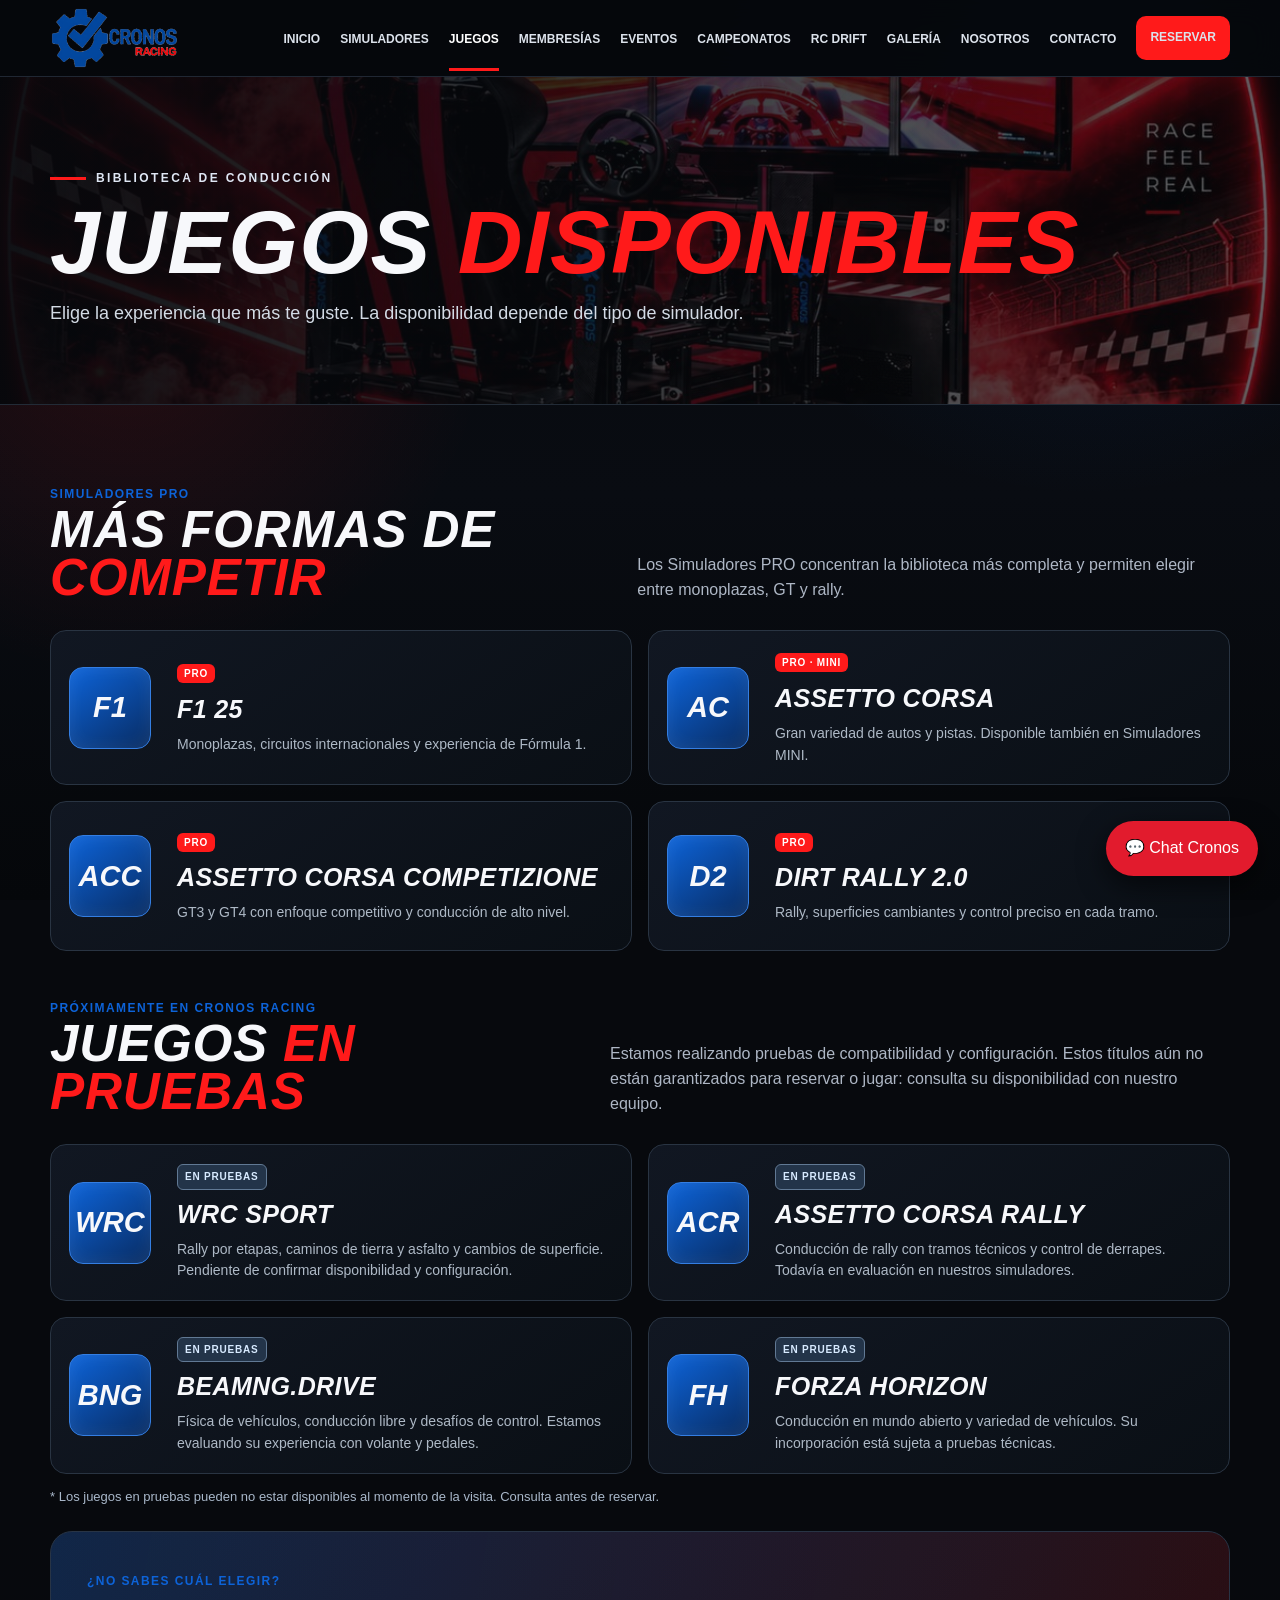
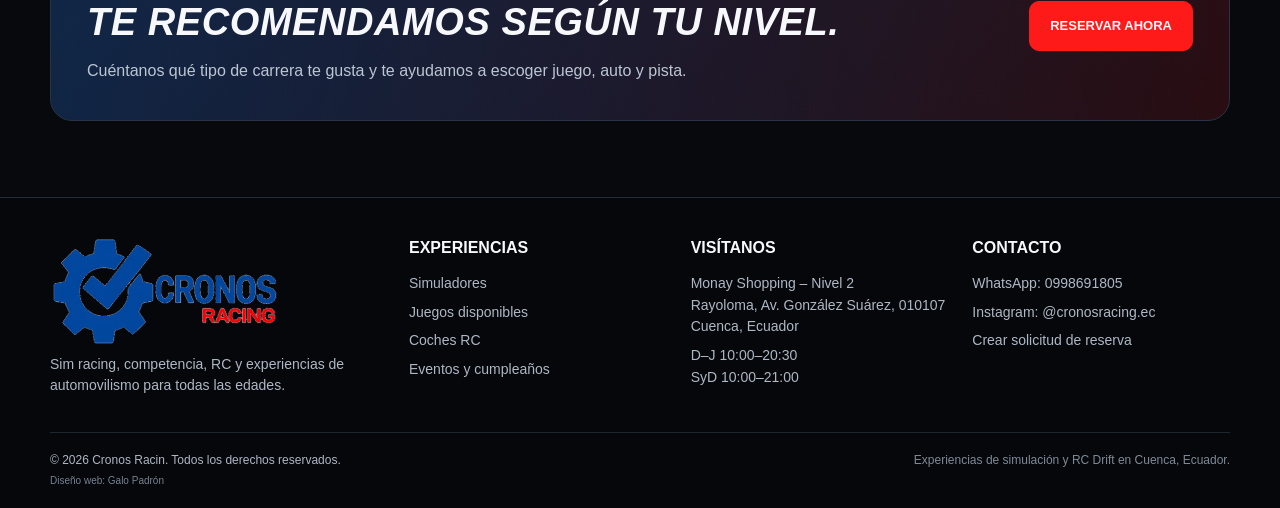
<file: sitio/juegos.html>
<!doctype html>
<html lang="es">
<head>
<meta charset="utf-8">
<meta name="viewport" content="width=device-width,initial-scale=1">
<meta name="description" content="Cronos Racing Cuenca: simuladores de carreras, RC Drift, membresías, eventos y promociones. Encuéntranos en Monay Shopping, nivel 2.">
<meta name="robots" content="index, follow">
<meta name="theme-color" content="#07090d">
<title>Juegos | Cronos Racing</title>
<link rel="icon" href="assets/images/logo-oficial.png">
<link rel="stylesheet" href="assets/css/styles.css">
</head>
<body>

<header class="site-header">
  <div class="container nav">
    <a class="brand" href="index.html"><img src="assets/images/logo-oficial.png" alt="Cronos Racing"></a>
    <button class="menu-btn" aria-label="Abrir menú">☰</button>
    <nav class="nav-links">
      <a class="" href="index.html">Inicio</a><a class="" href="simuladores.html">Simuladores</a><a class="active" href="juegos.html">Juegos</a><a class="" href="membresias.html">Membresías</a><a class="" href="eventos.html">Eventos</a><a class="" href="rc-drift.html">RC Drift</a><a class="" href="galeria.html">Galería</a><a class="" href="nosotros.html">Nosotros</a><a class="" href="contacto.html">Contacto</a>
      <a class="nav-cta " href="reservar.html">Reservar</a>
    </nav>
  </div>
</header>

<section class="page-hero games-hero">
  <div class="container">
    <span class="eyebrow">Biblioteca de conducción</span>
    <h1>Juegos <span class="accent">disponibles</span></h1>
    <p>Elige la experiencia que más te guste. La disponibilidad depende del tipo de simulador.</p>
  </div>
</section>

<section class="section">
  <div class="container">
    <div class="section-head">
      <div><span class="kicker">Simuladores PRO</span><h2>Más formas de <span class="accent">competir</span></h2></div>
      <p>Los Simuladores PRO concentran la biblioteca más completa y permiten elegir entre monoplazas, GT y rally.</p>
    </div>

    <div class="game-grid">
      <article class="game-card">
        <div class="game-mark">F1</div>
        <div><span class="game-platform">PRO</span><h3>F1 25</h3><p>Monoplazas, circuitos internacionales y experiencia de Fórmula 1.</p></div>
      </article>
      <article class="game-card">
        <div class="game-mark">AC</div>
        <div><span class="game-platform">PRO · MINI</span><h3>Assetto Corsa</h3><p>Gran variedad de autos y pistas. Disponible también en Simuladores MINI.</p></div>
      </article>
      <article class="game-card">
        <div class="game-mark">ACC</div>
        <div><span class="game-platform">PRO</span><h3>Assetto Corsa Competizione</h3><p>GT3 y GT4 con enfoque competitivo y conducción de alto nivel.</p></div>
      </article>
      <article class="game-card">
        <div class="game-mark">D2</div>
        <div><span class="game-platform">PRO</span><h3>DiRT Rally 2.0</h3><p>Rally, superficies cambiantes y control preciso en cada tramo.</p></div>
      </article>
    </div>

    <div class="section-head" style="margin-top:44px">
      <div><span class="kicker">Próximamente en Cronos Racing</span><h2>Juegos <span class="accent">en pruebas</span></h2></div>
      <p>Estamos realizando pruebas de compatibilidad y configuración. Estos títulos aún no están garantizados para reservar o jugar: consulta su disponibilidad con nuestro equipo.</p>
    </div>
    <div class="game-grid testing-games">
      <article class="game-card"><div class="game-mark">WRC</div><div><span class="game-platform testing">EN PRUEBAS</span><h3>WRC Sport</h3><p>Rally por etapas, caminos de tierra y asfalto y cambios de superficie. Pendiente de confirmar disponibilidad y configuración.</p></div></article>
      <article class="game-card"><div class="game-mark">ACR</div><div><span class="game-platform testing">EN PRUEBAS</span><h3>Assetto Corsa Rally</h3><p>Conducción de rally con tramos técnicos y control de derrapes. Todavía en evaluación en nuestros simuladores.</p></div></article>
      <article class="game-card"><div class="game-mark">BNG</div><div><span class="game-platform testing">EN PRUEBAS</span><h3>BeamNG.drive</h3><p>Física de vehículos, conducción libre y desafíos de control. Estamos evaluando su experiencia con volante y pedales.</p></div></article>
      <article class="game-card"><div class="game-mark">FH</div><div><span class="game-platform testing">EN PRUEBAS</span><h3>Forza Horizon</h3><p>Conducción en mundo abierto y variedad de vehículos. Su incorporación está sujeta a pruebas técnicas.</p></div></article>
    </div>
    <p class="testing-note">* Los juegos en pruebas pueden no estar disponibles al momento de la visita. Consulta antes de reservar.</p>

    <div class="strip game-cta">
      <div><span class="kicker">¿No sabes cuál elegir?</span><h3>Te recomendamos según tu nivel.</h3><p>Cuéntanos qué tipo de carrera te gusta y te ayudamos a escoger juego, auto y pista.</p></div>
      <a class="btn primary" href="reservar.html">Reservar ahora</a>
    </div>
  </div>
</section>

<footer class="footer">
  <div class="container footer-grid">
    <div>
      <img src="assets/images/logo-oficial.png" alt="Cronos Racing">
      <p>Sim racing, competencia, RC y experiencias de automovilismo para todas las edades.</p>
    </div>
    <div><h4>Experiencias</h4><a href="simuladores.html">Simuladores</a><a href="juegos.html">Juegos disponibles</a><a href="rc-drift.html">Coches RC</a><a href="eventos.html">Eventos y cumpleaños</a></div>
    <div><h4>Visítanos</h4><p>Monay Shopping – Nivel 2<br>Rayoloma, Av. González Suárez, 010107 Cuenca, Ecuador</p><p>D–J 10:00–20:30<br>SyD 10:00–21:00</p></div>
    <div><h4>Contacto</h4><p>WhatsApp: 0998691805</p><p>Instagram: @cronosracing.ec</p><a href="reservar.html">Crear solicitud de reserva</a></div>
  </div>
  <div class="container footer-bottom">
    
<div class="copyright-cronos">
  <span>© 2026 Cronos Racin. Todos los derechos reservados.</span>
  <small>Diseño web: Galo Padrón</small>
</div>

    <span>Experiencias de simulación y RC Drift en Cuenca, Ecuador.</span>
  </div>
</footer>

<script src="assets/js/promociones.js" defer></script>
<script src="assets/js/app.js" defer></script>
</body>
</html>
</file>
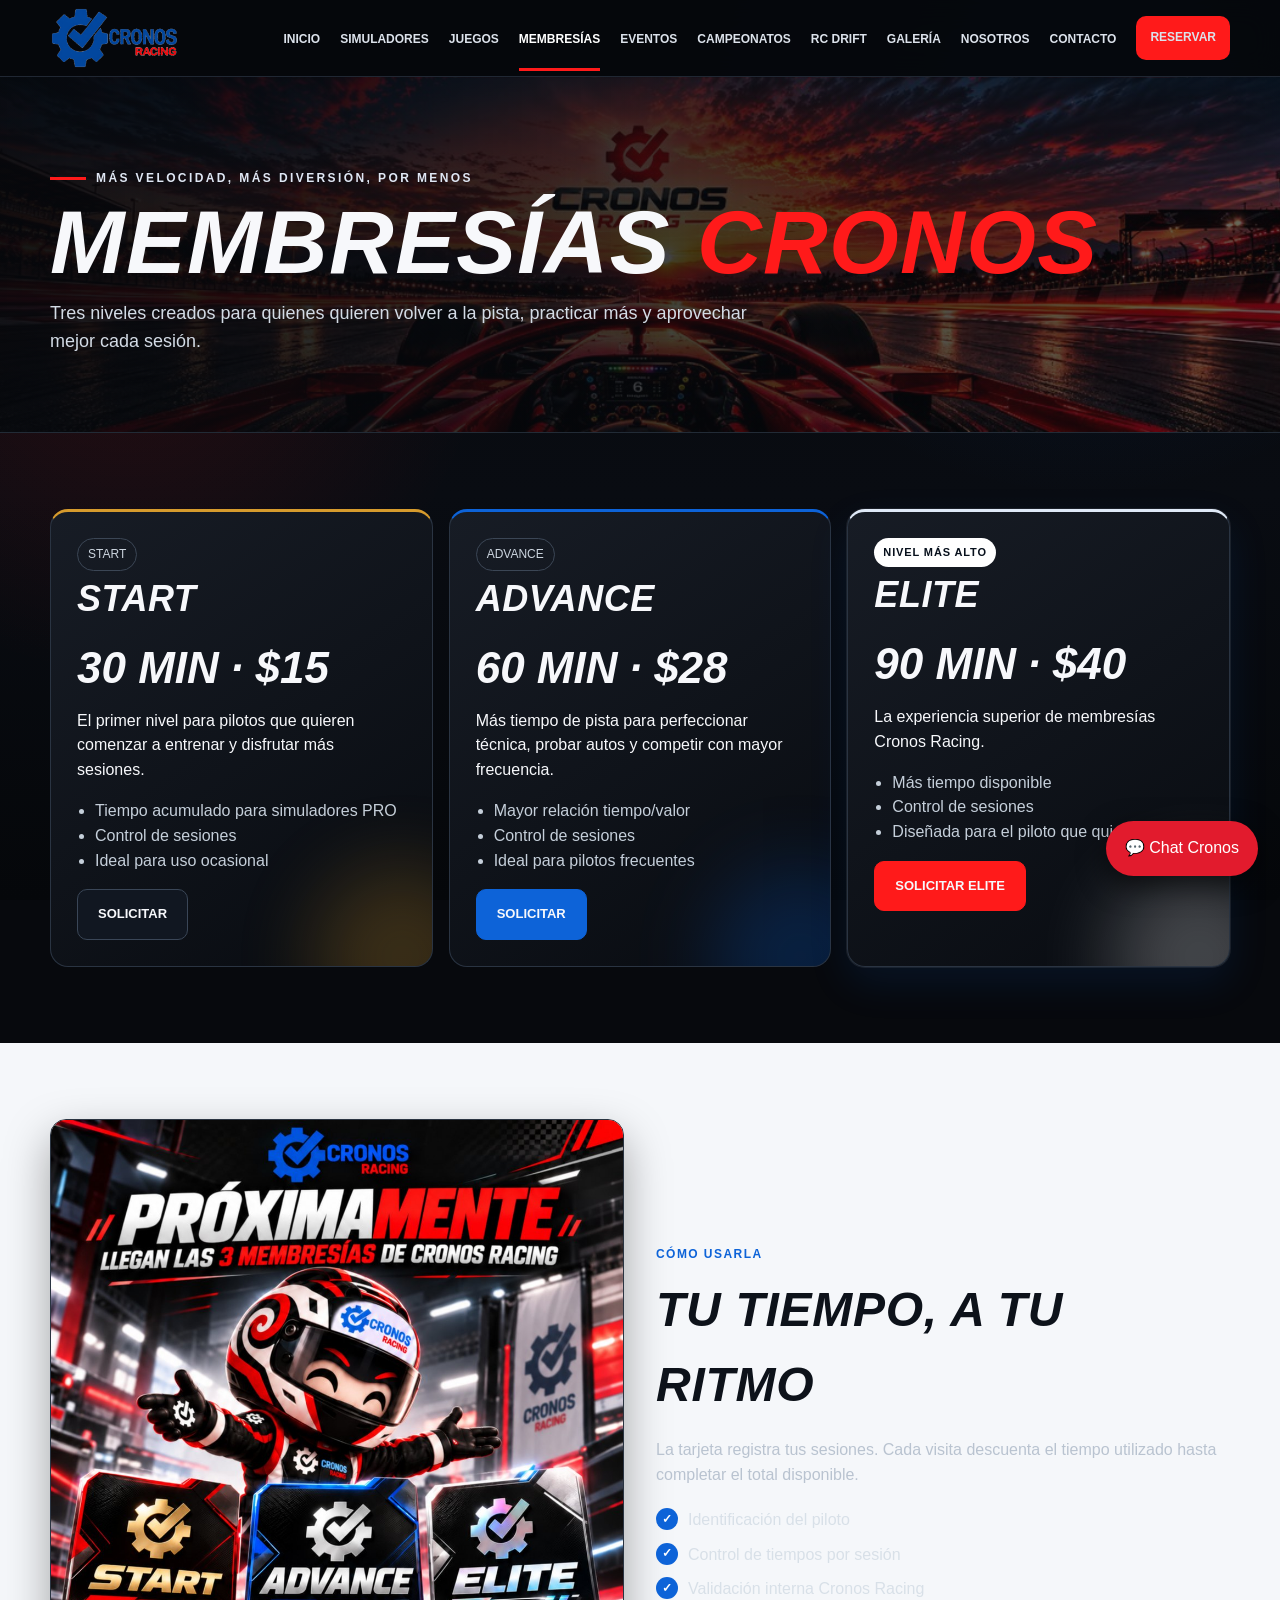
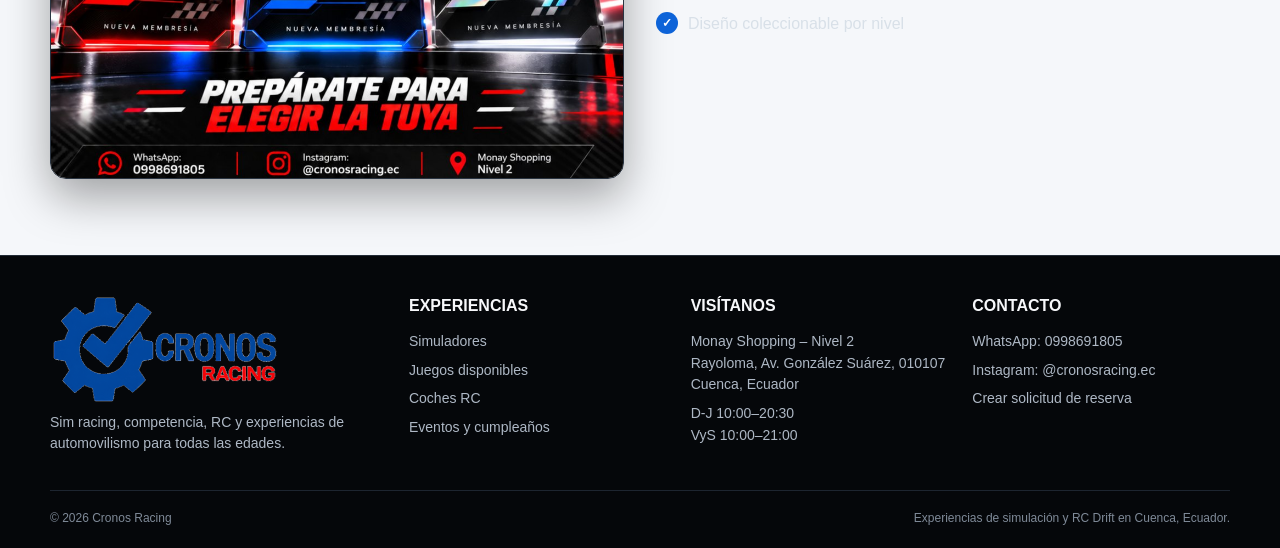
<file: sitio/membresias.html>
<!doctype html>
<html lang="es">
<head>
<meta charset="utf-8">
<meta name="viewport" content="width=device-width,initial-scale=1">
<meta name="description" content="Cronos Racing Cuenca: simuladores de carreras, RC Drift, membresías, eventos y promociones. Encuéntranos en Monay Shopping, nivel 2.">
<meta name="robots" content="index, follow">
<meta name="theme-color" content="#07090d">
<title>Membresías | Cronos Racing</title>
<link rel="icon" href="assets/images/logo-oficial.png">
<link rel="stylesheet" href="assets/css/styles.css">
</head>
<body>


<header class="site-header">
  <div class="container nav">
    <a class="brand" href="index.html"><img src="assets/images/logo-oficial.png" alt="Cronos Racing"></a>
    <button class="menu-btn" aria-label="Abrir menú">☰</button>
    <nav class="nav-links">
      <a class="" href="index.html">Inicio</a><a class="" href="simuladores.html">Simuladores</a><a class="" href="juegos.html">Juegos</a><a class="active" href="membresias.html">Membresías</a><a class="" href="eventos.html">Eventos</a><a class="" href="rc-drift.html">RC Drift</a><a class="" href="galeria.html">Galería</a><a class="" href="nosotros.html">Nosotros</a><a class="" href="contacto.html">Contacto</a>
      <a class="nav-cta " href="reservar.html">Reservar</a>
    </nav>
  </div>
</header>

<section class="page-hero"><div class="container"><span class="eyebrow">Más velocidad, más diversión, por menos</span><h1>Membresías <span class="accent">Cronos</span></h1><p>Tres niveles creados para quienes quieren volver a la pista, practicar más y aprovechar mejor cada sesión.</p></div></section>
<section class="section"><div class="container"><div class="memberships">
 <div class="membership start"><span class="pill">START</span><h3>START</h3><div class="big">30 MIN · $15</div><p>El primer nivel para pilotos que quieren comenzar a entrenar y disfrutar más sesiones.</p><ul><li>Tiempo acumulado para simuladores PRO</li><li>Control de sesiones</li><li>Ideal para uso ocasional</li></ul><a class="btn" href="reservar.html">Solicitar</a></div>
 <div class="membership advance"><span class="pill">ADVANCE</span><h3>ADVANCE</h3><div class="big">60 MIN · $28</div><p>Más tiempo de pista para perfeccionar técnica, probar autos y competir con mayor frecuencia.</p><ul><li>Mayor relación tiempo/valor</li><li>Control de sesiones</li><li>Ideal para pilotos frecuentes</li></ul><a class="btn blue" href="reservar.html">Solicitar</a></div>
 <div class="membership elite"><span class="tag">Nivel más alto</span><h3>ELITE</h3><div class="big">90 MIN · $40</div><p>La experiencia superior de membresías Cronos Racing.</p><ul><li>Más tiempo disponible</li><li>Control de sesiones</li><li>Diseñada para el piloto que quiere más</li></ul><a class="btn primary" href="reservar.html">Solicitar ELITE</a></div>
</div></div></section>
<section class="section light"><div class="container split"><div class="media"><img src="assets/images/memberships.jpg" alt="Membresías Cronos Racing"></div><div class="copy"><span class="kicker">Cómo usarla</span><h2>Tu tiempo, a tu ritmo</h2><p>La tarjeta registra tus sesiones. Cada visita descuenta el tiempo utilizado hasta completar el total disponible.</p><div class="checks"><div class="check">Identificación del piloto</div><div class="check">Control de tiempos por sesión</div><div class="check">Validación interna Cronos Racing</div><div class="check">Diseño coleccionable por nivel</div></div></div></div></section>


<footer class="footer">
  <div class="container footer-grid">
    <div>
      <img src="assets/images/logo-oficial.png" alt="Cronos Racing">
      <p>Sim racing, competencia, RC y experiencias de automovilismo para todas las edades.</p>
    </div>
    <div><h4>Experiencias</h4><a href="simuladores.html">Simuladores</a><a href="juegos.html">Juegos disponibles</a><a href="rc-drift.html">Coches RC</a><a href="eventos.html">Eventos y cumpleaños</a></div>
    <div><h4>Visítanos</h4><p>Monay Shopping – Nivel 2<br>Rayoloma, Av. González Suárez, 010107 Cuenca, Ecuador</p><p>D-J 10:00–20:30<br>VyS 10:00–21:00</p></div>
    <div><h4>Contacto</h4><p>WhatsApp: 0998691805</p><p>Instagram: @cronosracing.ec</p><a href="reservar.html">Crear solicitud de reserva</a></div>
  </div>
  <div class="container footer-bottom">
    <span>© 2026 Cronos Racing</span>
    <span>Experiencias de simulación y RC Drift en Cuenca, Ecuador.</span>
  </div>
</footer>

<script src="assets/js/promociones.js" defer></script>
<script src="assets/js/app.js" defer></script>

</body></html>
</file>
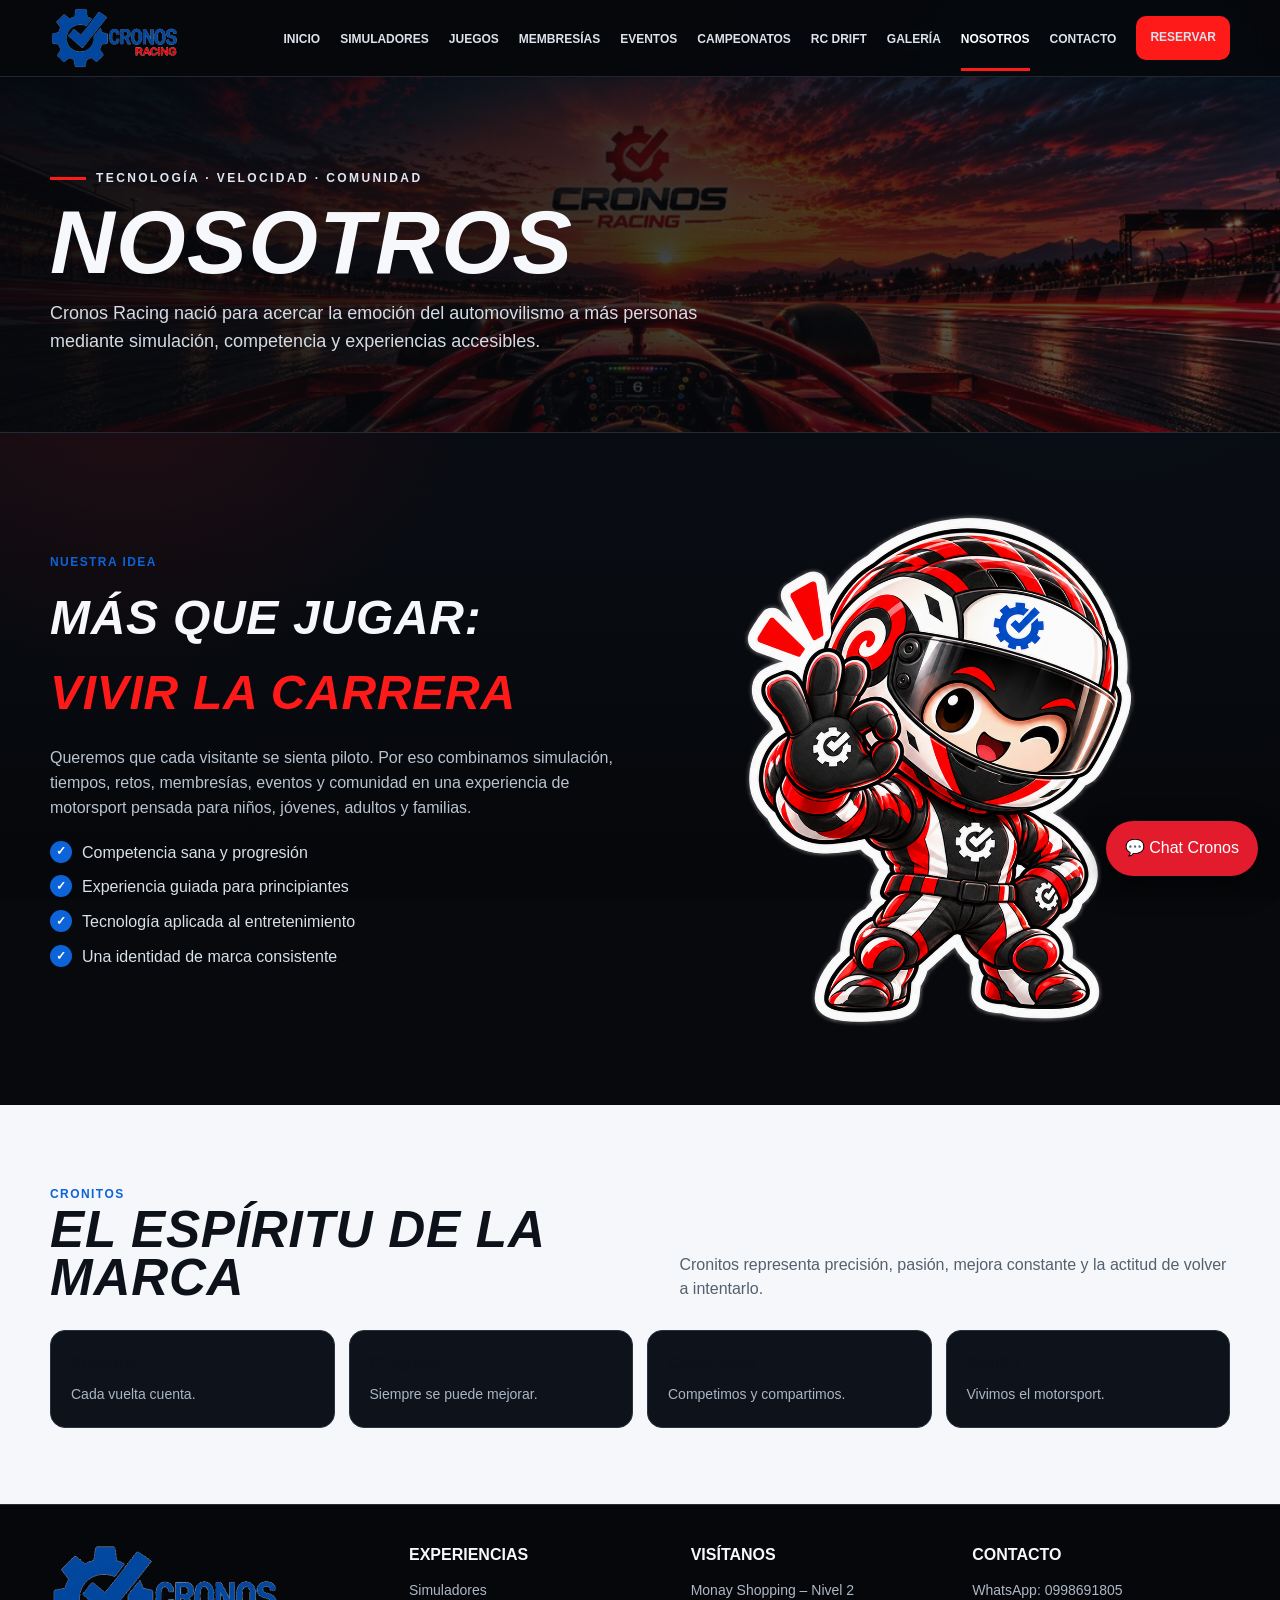
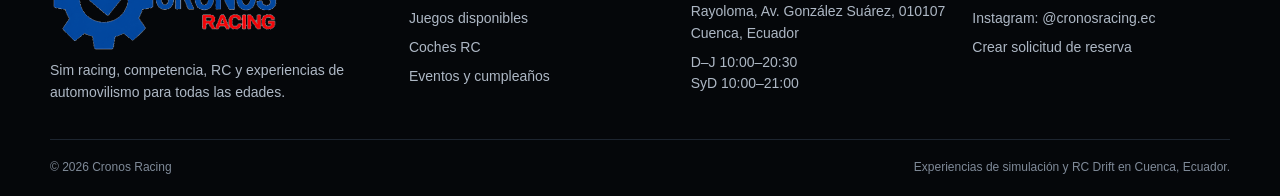
<file: sitio/nosotros.html>
<!doctype html>
<html lang="es">
<head>
<meta charset="utf-8">
<meta name="viewport" content="width=device-width,initial-scale=1">
<meta name="description" content="Cronos Racing Cuenca: simuladores de carreras, RC Drift, membresías, eventos y promociones. Encuéntranos en Monay Shopping, nivel 2.">
<meta name="robots" content="index, follow">
<meta name="theme-color" content="#07090d">
<title>Nosotros | Cronos Racing</title>
<link rel="icon" href="assets/images/logo-oficial.png">
<link rel="stylesheet" href="assets/css/styles.css">
</head>
<body>


<header class="site-header">
  <div class="container nav">
    <a class="brand" href="index.html"><img src="assets/images/logo-oficial.png" alt="Cronos Racing"></a>
    <button class="menu-btn" aria-label="Abrir menú">☰</button>
    <nav class="nav-links">
      <a class="" href="index.html">Inicio</a><a class="" href="simuladores.html">Simuladores</a><a class="" href="juegos.html">Juegos</a><a class="" href="membresias.html">Membresías</a><a class="" href="eventos.html">Eventos</a><a class="" href="rc-drift.html">RC Drift</a><a class="" href="galeria.html">Galería</a><a class="active" href="nosotros.html">Nosotros</a><a class="" href="contacto.html">Contacto</a>
      <a class="nav-cta " href="reservar.html">Reservar</a>
    </nav>
  </div>
</header>

<section class="page-hero"><div class="container"><span class="eyebrow">Tecnología · velocidad · comunidad</span><h1>Nosotros</h1><p>Cronos Racing nació para acercar la emoción del automovilismo a más personas mediante simulación, competencia y experiencias accesibles.</p></div></section>
<section class="section"><div class="container split"><div class="copy"><span class="kicker">Nuestra idea</span><h2>Más que jugar: <span class="accent">vivir la carrera</span></h2><p>Queremos que cada visitante se sienta piloto. Por eso combinamos simulación, tiempos, retos, membresías, eventos y comunidad en una experiencia de motorsport pensada para niños, jóvenes, adultos y familias.</p><div class="checks"><div class="check">Competencia sana y progresión</div><div class="check">Experiencia guiada para principiantes</div><div class="check">Tecnología aplicada al entretenimiento</div><div class="check">Una identidad de marca consistente</div></div></div><div style="display:grid;place-items:center"><img src="assets/images/cronitos.png" alt="Cronitos" style="max-height:520px"></div></div></section>
<section class="section light"><div class="container"><div class="section-head"><div><span class="kicker">Cronitos</span><h2>El espíritu de la marca</h2></div><p>Cronitos representa precisión, pasión, mejora constante y la actitud de volver a intentarlo.</p></div><div class="info-grid"><div class="info"><b>Precisión</b><span>Cada vuelta cuenta.</span></div><div class="info"><b>Progreso</b><span>Siempre se puede mejorar.</span></div><div class="info"><b>Comunidad</b><span>Competimos y compartimos.</span></div><div class="info"><b>Pasión</b><span>Vivimos el motorsport.</span></div></div></div></section>


<footer class="footer">
  <div class="container footer-grid">
    <div>
      <img src="assets/images/logo-oficial.png" alt="Cronos Racing">
      <p>Sim racing, competencia, RC y experiencias de automovilismo para todas las edades.</p>
    </div>
    <div><h4>Experiencias</h4><a href="simuladores.html">Simuladores</a><a href="juegos.html">Juegos disponibles</a><a href="rc-drift.html">Coches RC</a><a href="eventos.html">Eventos y cumpleaños</a></div>
    <div><h4>Visítanos</h4><p>Monay Shopping – Nivel 2<br>Rayoloma, Av. González Suárez, 010107 Cuenca, Ecuador</p><p>D–J 10:00–20:30<br>SyD 10:00–21:00</p></div>
    <div><h4>Contacto</h4><p>WhatsApp: 0998691805</p><p>Instagram: @cronosracing.ec</p><a href="reservar.html">Crear solicitud de reserva</a></div>
  </div>
  <div class="container footer-bottom">
    <span>© 2026 Cronos Racing</span>
    <span>Experiencias de simulación y RC Drift en Cuenca, Ecuador.</span>
  </div>
</footer>

<script src="assets/js/promociones.js" defer></script>
<script src="assets/js/app.js" defer></script>

</body></html>
</file>
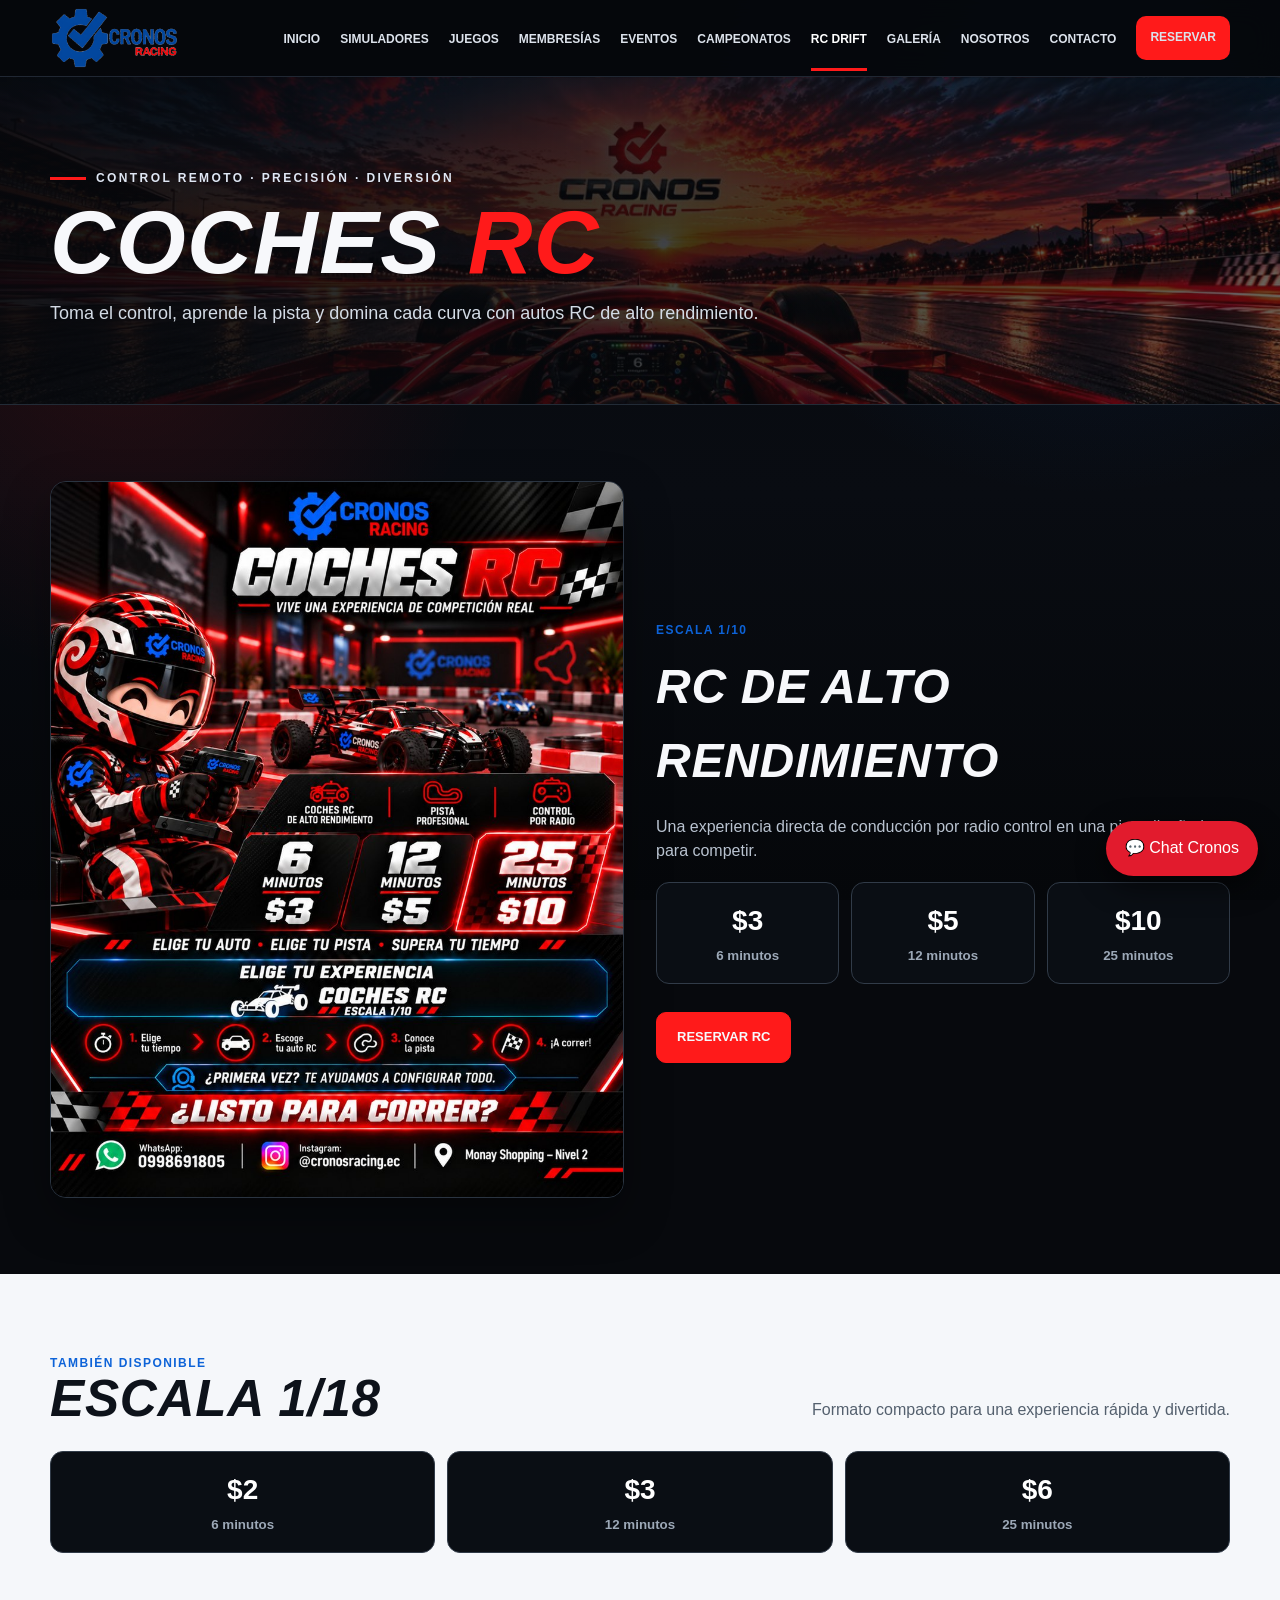
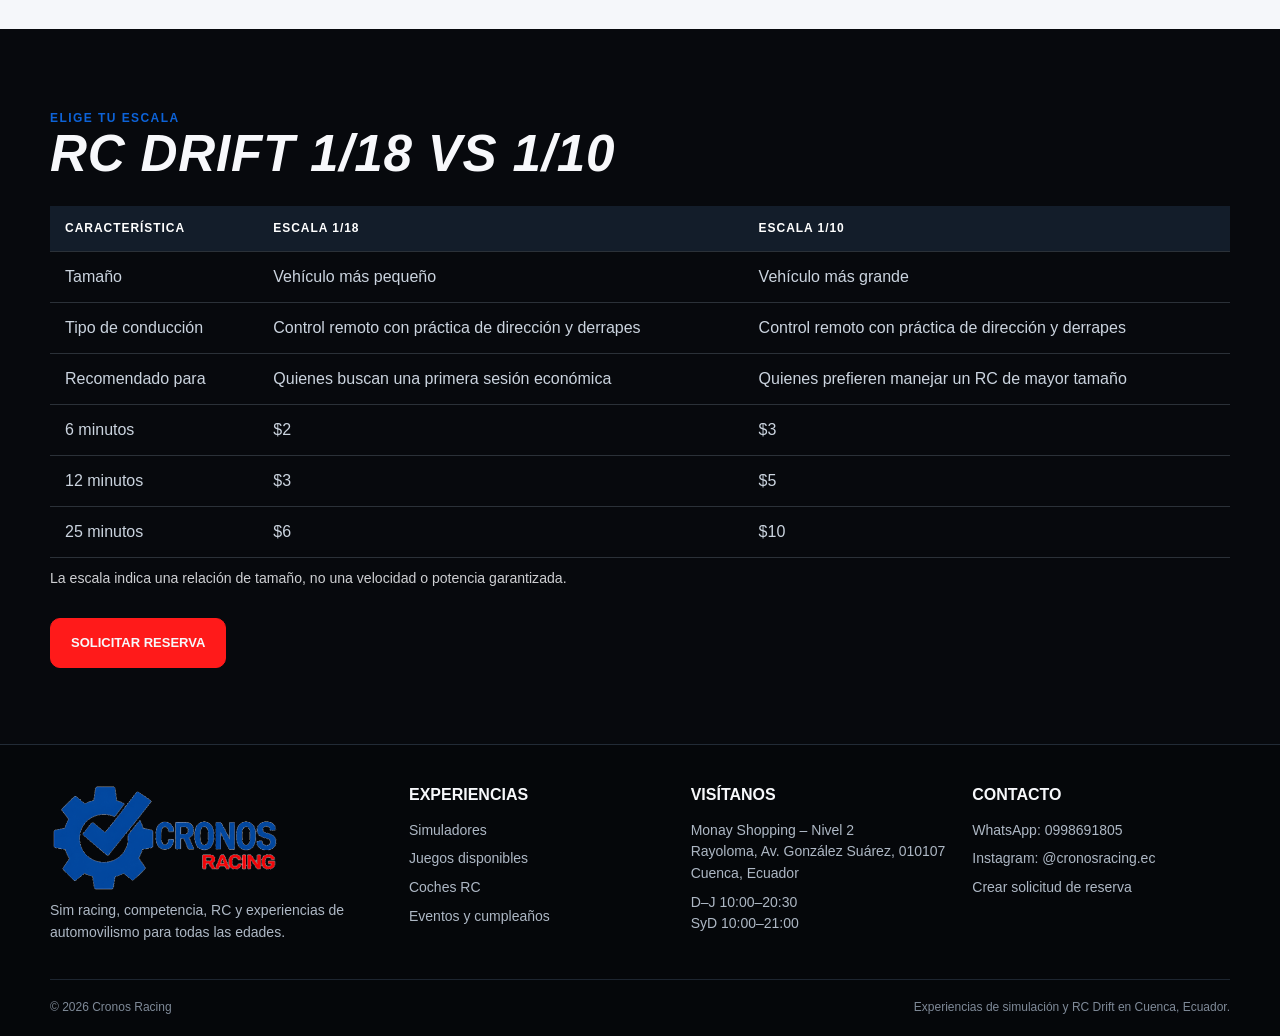
<file: sitio/rc-drift.html>
<!doctype html>
<html lang="es">
<head>
<meta charset="utf-8">
<meta name="viewport" content="width=device-width,initial-scale=1">
<meta name="description" content="Cronos Racing Cuenca: simuladores de carreras, RC Drift, membresías, eventos y promociones. Encuéntranos en Monay Shopping, nivel 2.">
<meta name="robots" content="index, follow">
<meta name="theme-color" content="#07090d">
<title>RC Drift | Cronos Racing</title>
<link rel="icon" href="assets/images/logo-oficial.png">
<link rel="stylesheet" href="assets/css/styles.css">
</head>
<body>


<header class="site-header">
  <div class="container nav">
    <a class="brand" href="index.html"><img src="assets/images/logo-oficial.png" alt="Cronos Racing"></a>
    <button class="menu-btn" aria-label="Abrir menú">☰</button>
    <nav class="nav-links">
      <a class="" href="index.html">Inicio</a><a class="" href="simuladores.html">Simuladores</a><a class="" href="juegos.html">Juegos</a><a class="" href="membresias.html">Membresías</a><a class="" href="eventos.html">Eventos</a><a class="active" href="rc-drift.html">RC Drift</a><a class="" href="galeria.html">Galería</a><a class="" href="nosotros.html">Nosotros</a><a class="" href="contacto.html">Contacto</a>
      <a class="nav-cta " href="reservar.html">Reservar</a>
    </nav>
  </div>
</header>

<section class="page-hero"><div class="container"><span class="eyebrow">Control remoto · precisión · diversión</span><h1>Coches <span class="accent">RC</span></h1><p>Toma el control, aprende la pista y domina cada curva con autos RC de alto rendimiento.</p></div></section>
<section class="section" id="rc10"><div class="container split"><div class="media"><img src="assets/images/rc.jpg" alt="Coches RC"></div><div class="copy"><span class="kicker">Escala 1/10</span><h2>RC de alto rendimiento</h2><p>Una experiencia directa de conducción por radio control en una pista diseñada para competir.</p><div class="price-grid"><div class="price"><strong>$3</strong><small>6 minutos</small></div><div class="price"><strong>$5</strong><small>12 minutos</small></div><div class="price"><strong>$10</strong><small>25 minutos</small></div></div><div class="btns"><a class="btn primary" href="reservar.html">Reservar RC</a></div></div></div></section>
<section class="section light" id="rc18"><div class="container"><div class="section-head"><div><span class="kicker">También disponible</span><h2>Escala 1/18</h2></div><p>Formato compacto para una experiencia rápida y divertida.</p></div><div class="price-grid"><div class="price"><strong>$2</strong><small>6 minutos</small></div><div class="price"><strong>$3</strong><small>12 minutos</small></div><div class="price"><strong>$6</strong><small>25 minutos</small></div></div></div></section>
<section class="section"><div class="container"><div class="section-head"><div><span class="kicker">Elige tu escala</span><h2>RC Drift 1/18 vs 1/10</h2></div></div><div class="cr-table-scroll"><table class="cr-compare"><thead><tr><th>Característica</th><th>Escala 1/18</th><th>Escala 1/10</th></tr></thead><tbody><tr><td>Tamaño</td><td>Vehículo más pequeño</td><td>Vehículo más grande</td></tr><tr><td>Tipo de conducción</td><td>Control remoto con práctica de dirección y derrapes</td><td>Control remoto con práctica de dirección y derrapes</td></tr><tr><td>Recomendado para</td><td>Quienes buscan una primera sesión económica</td><td>Quienes prefieren manejar un RC de mayor tamaño</td></tr><tr><td>6 minutos</td><td>$2</td><td>$3</td></tr><tr><td>12 minutos</td><td>$3</td><td>$5</td></tr><tr><td>25 minutos</td><td>$6</td><td>$10</td></tr></tbody></table></div><p class="cr-price-note">La escala indica una relación de tamaño, no una velocidad o potencia garantizada.</p><div class="btns"><a class="btn primary" href="reservar.html">Solicitar reserva</a></div></div></section>

<footer class="footer">
  <div class="container footer-grid">
    <div>
      <img src="assets/images/logo-oficial.png" alt="Cronos Racing">
      <p>Sim racing, competencia, RC y experiencias de automovilismo para todas las edades.</p>
    </div>
    <div><h4>Experiencias</h4><a href="simuladores.html">Simuladores</a><a href="juegos.html">Juegos disponibles</a><a href="rc-drift.html">Coches RC</a><a href="eventos.html">Eventos y cumpleaños</a></div>
    <div><h4>Visítanos</h4><p>Monay Shopping – Nivel 2<br>Rayoloma, Av. González Suárez, 010107 Cuenca, Ecuador</p><p>D–J 10:00–20:30<br>SyD 10:00–21:00</p></div>
    <div><h4>Contacto</h4><p>WhatsApp: 0998691805</p><p>Instagram: @cronosracing.ec</p><a href="reservar.html">Crear solicitud de reserva</a></div>
  </div>
  <div class="container footer-bottom">
    <span>© 2026 Cronos Racing</span>
    <span>Experiencias de simulación y RC Drift en Cuenca, Ecuador.</span>
  </div>
</footer>

<script src="assets/js/promociones.js" defer></script>
<script src="assets/js/app.js" defer></script>

</body></html>
</file>
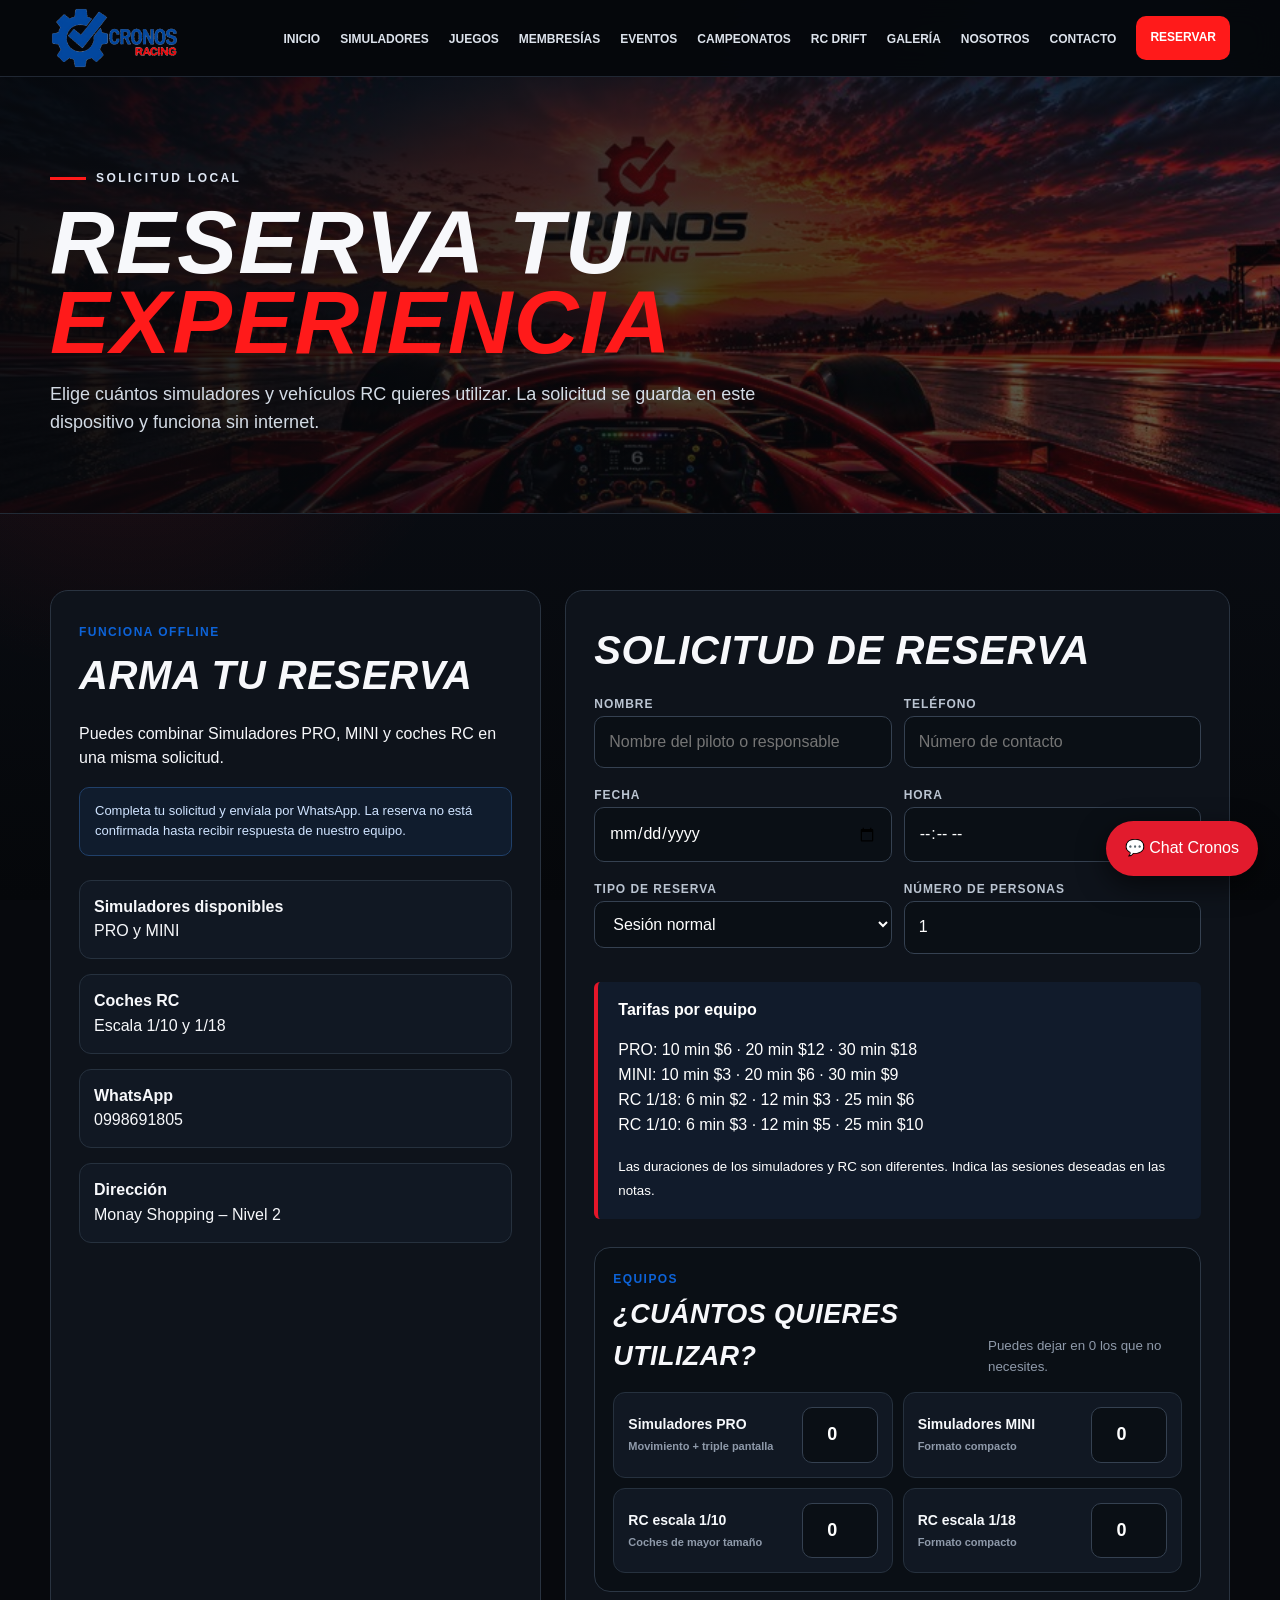
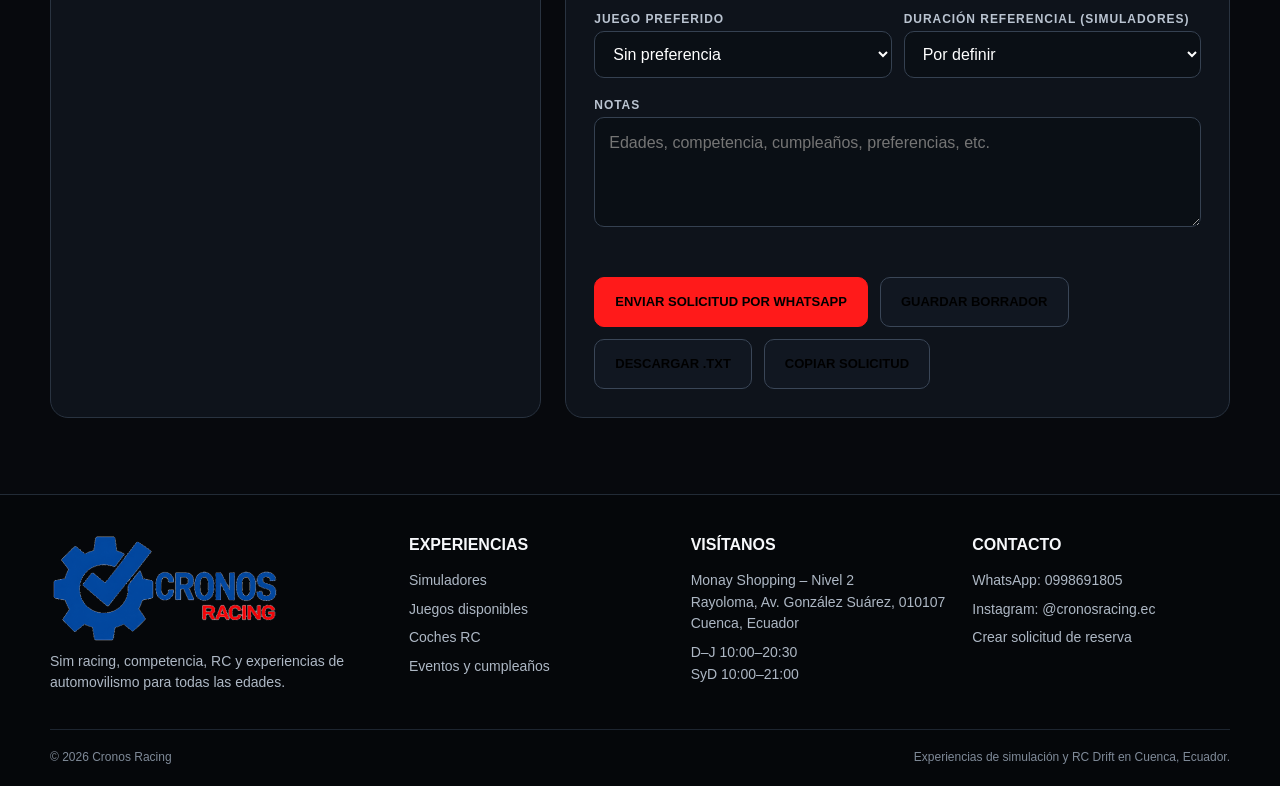
<file: sitio/reservar.html>
<!doctype html>
<html lang="es">
<head>
<meta charset="utf-8">
<meta name="viewport" content="width=device-width,initial-scale=1">
<meta name="description" content="Cronos Racing Cuenca: simuladores de carreras, RC Drift, membresías, eventos y promociones. Encuéntranos en Monay Shopping, nivel 2.">
<meta name="robots" content="index, follow">
<meta name="theme-color" content="#07090d">
<title>Reservar | Cronos Racing</title>
<link rel="icon" href="assets/images/logo-oficial.png">
<link rel="stylesheet" href="assets/css/styles.css">
</head>
<body>

<header class="site-header">
  <div class="container nav">
    <a class="brand" href="index.html"><img src="assets/images/logo-oficial.png" alt="Cronos Racing"></a>
    <button class="menu-btn" aria-label="Abrir menú">☰</button>
    <nav class="nav-links">
      <a class="" href="index.html">Inicio</a><a class="" href="simuladores.html">Simuladores</a><a class="" href="juegos.html">Juegos</a><a class="" href="membresias.html">Membresías</a><a class="" href="eventos.html">Eventos</a><a class="" href="rc-drift.html">RC Drift</a><a class="" href="galeria.html">Galería</a><a class="" href="nosotros.html">Nosotros</a><a class="" href="contacto.html">Contacto</a>
      <a class="nav-cta active" href="reservar.html">Reservar</a>
    </nav>
  </div>
</header>

<section class="page-hero">
  <div class="container">
    <span class="eyebrow">Solicitud local</span>
    <h1>Reserva tu <span class="accent">experiencia</span></h1>
    <p>Elige cuántos simuladores y vehículos RC quieres utilizar. La solicitud se guarda en este dispositivo y funciona sin internet.</p>
  </div>
</section>

<section class="section">
  <div class="container contact-grid">
    <div class="contact-card">
      <span class="kicker">Funciona offline</span>
      <h2>Arma tu reserva</h2>
      <p>Puedes combinar Simuladores PRO, MINI y coches RC en una misma solicitud.</p>
      <div class="notice">Completa tu solicitud y envíala por WhatsApp. La reserva no está confirmada hasta recibir respuesta de nuestro equipo.</div>
      <div class="contact-list">
        <div><b>Simuladores disponibles</b><br>PRO y MINI</div>
        <div><b>Coches RC</b><br>Escala 1/10 y 1/18</div>
        <div><b>WhatsApp</b><br>0998691805</div>
        <div><b>Dirección</b><br>Monay Shopping – Nivel 2</div>
      </div>
    </div>

    <div class="form-card">
      <h2>Solicitud de reserva</h2>
      <form id="bookingForm">
        <div class="form-row">
          <div><label>Nombre</label><input name="nombre" required placeholder="Nombre del piloto o responsable"></div>
          <div><label>Teléfono</label><input name="telefono" required placeholder="Número de contacto"></div>
        </div>

        <div class="form-row">
          <div><label>Fecha</label><input type="date" name="fecha" required></div>
          <div><label>Hora</label><input type="time" name="hora" required></div>
        </div>

        <div class="form-row">
          <div>
            <label>Tipo de reserva</label>
            <select name="tipoReserva">
              <option>Sesión normal</option>
              <option>Evento / cumpleaños</option>
              <option>Campeonato / reto</option>
              <option>Membresía</option>
            </select>
          </div>
          <div>
            <label>Número de personas</label>
            <input type="number" name="personas" min="1" value="1">
          </div>
        </div>

        <div class="cr-feature"><b>Tarifas por equipo</b><p>PRO: 10 min $6 · 20 min $12 · 30 min $18<br>MINI: 10 min $3 · 20 min $6 · 30 min $9<br>RC 1/18: 6 min $2 · 12 min $3 · 25 min $6<br>RC 1/10: 6 min $3 · 12 min $5 · 25 min $10</p><small>Las duraciones de los simuladores y RC son diferentes. Indica las sesiones deseadas en las notas.</small></div><div class="equipment-box">
          <div class="equipment-title">
            <div><span class="kicker">Equipos</span><h3>¿Cuántos quieres utilizar?</h3></div>
            <small>Puedes dejar en 0 los que no necesites.</small>
          </div>
          <div class="equipment-grid">
            <label class="equipment-item">
              <span><b>Simuladores PRO</b><small>Movimiento + triple pantalla</small></span>
              <input type="number" name="cantPro" min="0" max="5" value="0">
            </label>
            <label class="equipment-item">
              <span><b>Simuladores MINI</b><small>Formato compacto</small></span>
              <input type="number" name="cantMini" min="0" max="4" value="0">
            </label>
            <label class="equipment-item">
              <span><b>RC escala 1/10</b><small>Coches de mayor tamaño</small></span>
              <input type="number" name="cantRC10" min="0" max="9" value="0">
            </label>
            <label class="equipment-item">
              <span><b>RC escala 1/18</b><small>Formato compacto</small></span>
              <input type="number" name="cantRC18" min="0" max="9" value="0">
            </label>
          </div>
        </div>

        <div class="form-row">
          <div>
            <label>Juego preferido</label>
            <select name="juego">
              <option>Sin preferencia</option>
              <option>F1 25</option>
              <option>Assetto Corsa</option>
              <option>Assetto Corsa Competizione</option>
              <option>DiRT Rally 2.0</option>
            </select>
          </div>
          <div>
            <label>Duración referencial (simuladores)</label>
            <select name="duracion">
              <option>Por definir</option>
              <option>6 minutos (RC)</option><option>10 minutos</option>
              <option>12 minutos (RC)</option><option>20 minutos</option>
              <option>25 minutos (RC)</option><option>30 minutos</option>
              <option>60 minutos</option>
              <option>90 minutos</option>
              <option>Evento / bloque especial</option>
            </select>
          </div>
        </div>

        <div><label>Notas</label><textarea name="notas" placeholder="Edades, competencia, cumpleaños, preferencias, etc."></textarea></div>
        <div id="equipmentError" class="form-error"></div>
        <div id="savedMessage" class="saved"></div>
        <div class="btns">
          <button class="btn primary" id="sendBookingWhatsapp" type="button">Enviar solicitud por WhatsApp</button>
          <button class="btn" type="submit">Guardar borrador</button>
          <button class="btn" id="downloadBooking" type="button">Descargar .txt</button>
          <button class="btn" id="copyBooking" type="button">Copiar solicitud</button>
        </div>
      </form>
    </div>
  </div>
</section>

<footer class="footer">
  <div class="container footer-grid">
    <div>
      <img src="assets/images/logo-oficial.png" alt="Cronos Racing">
      <p>Sim racing, competencia, RC y experiencias de automovilismo para todas las edades.</p>
    </div>
    <div><h4>Experiencias</h4><a href="simuladores.html">Simuladores</a><a href="juegos.html">Juegos disponibles</a><a href="rc-drift.html">Coches RC</a><a href="eventos.html">Eventos y cumpleaños</a></div>
    <div><h4>Visítanos</h4><p>Monay Shopping – Nivel 2<br>Rayoloma, Av. González Suárez, 010107 Cuenca, Ecuador</p><p>D–J 10:00–20:30<br>SyD 10:00–21:00</p></div>
    <div><h4>Contacto</h4><p>WhatsApp: 0998691805</p><p>Instagram: @cronosracing.ec</p><a href="reservar.html">Crear solicitud de reserva</a></div>
  </div>
  <div class="container footer-bottom">
    <span>© 2026 Cronos Racing</span>
    <span>Experiencias de simulación y RC Drift en Cuenca, Ecuador.</span>
  </div>
</footer>

<script src="assets/js/promociones.js" defer></script>
<script src="assets/js/app.js" defer></script>
</body>
</html>
</file>
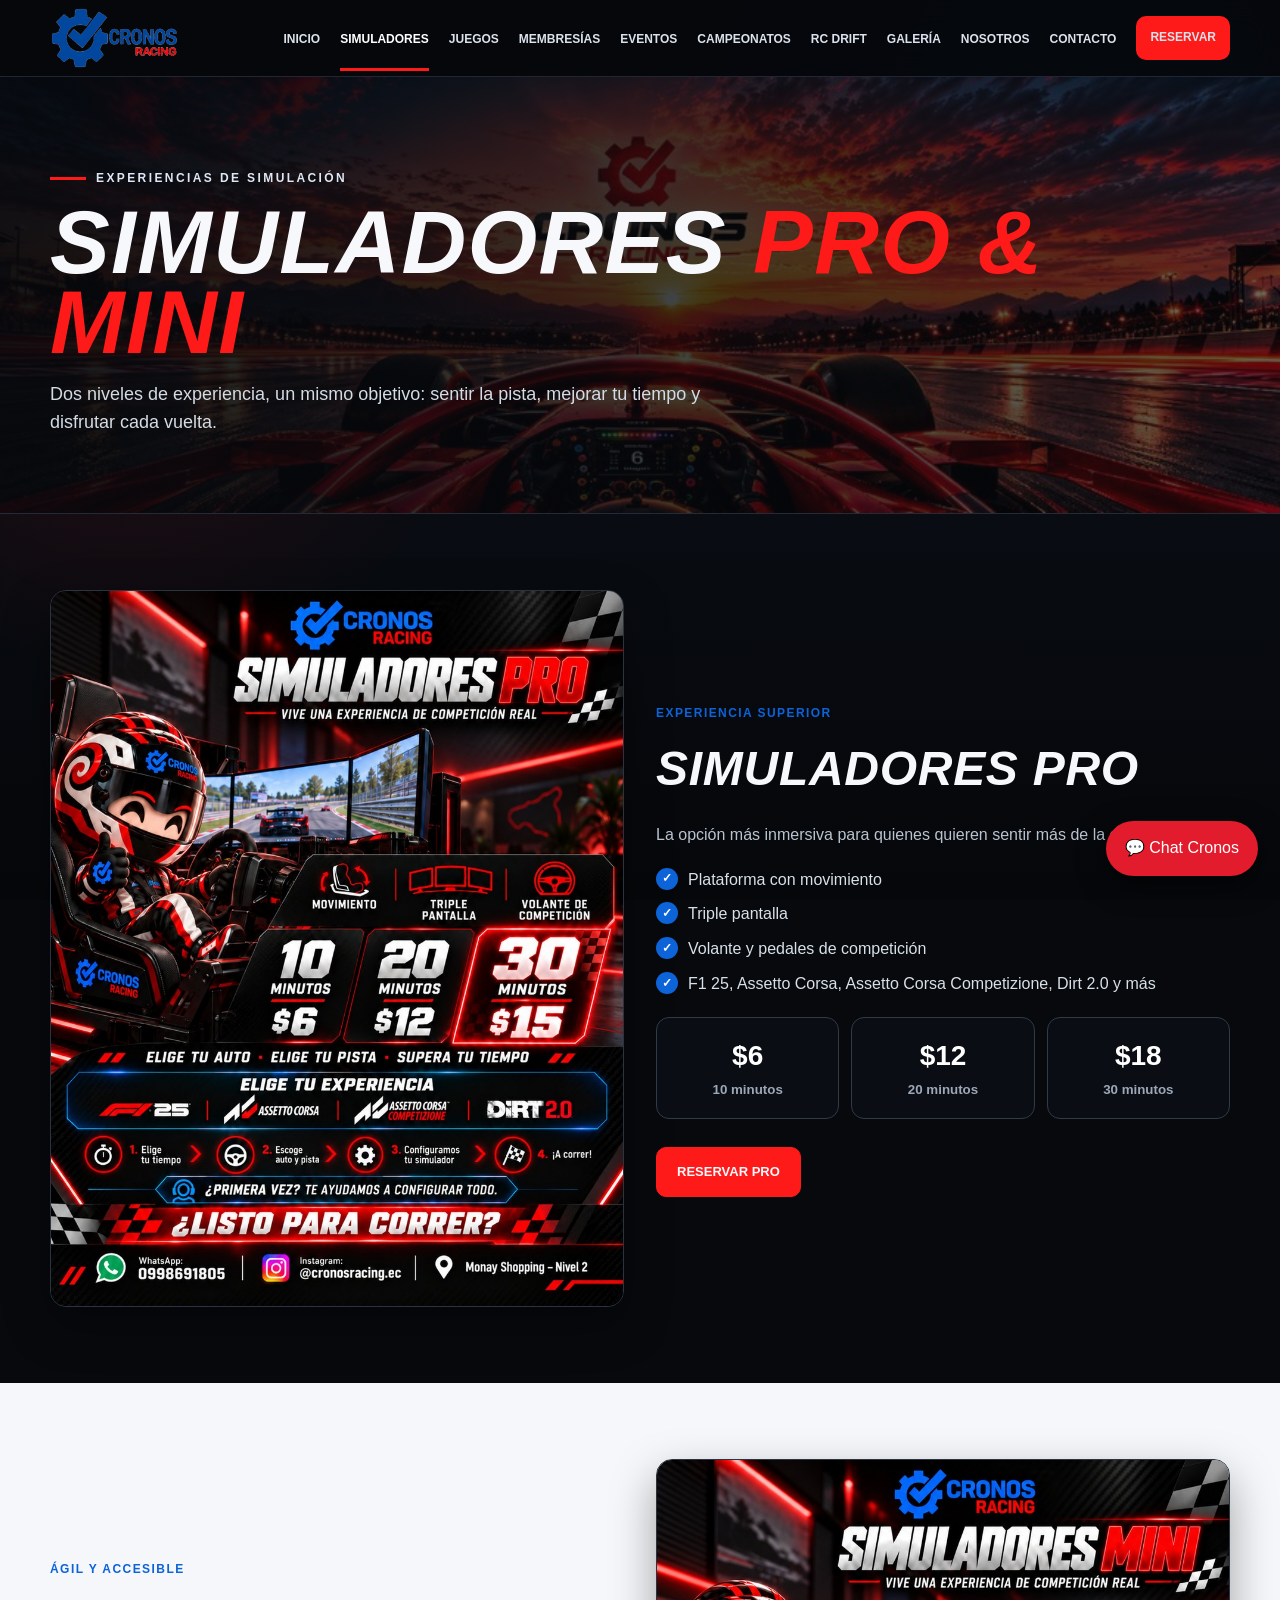
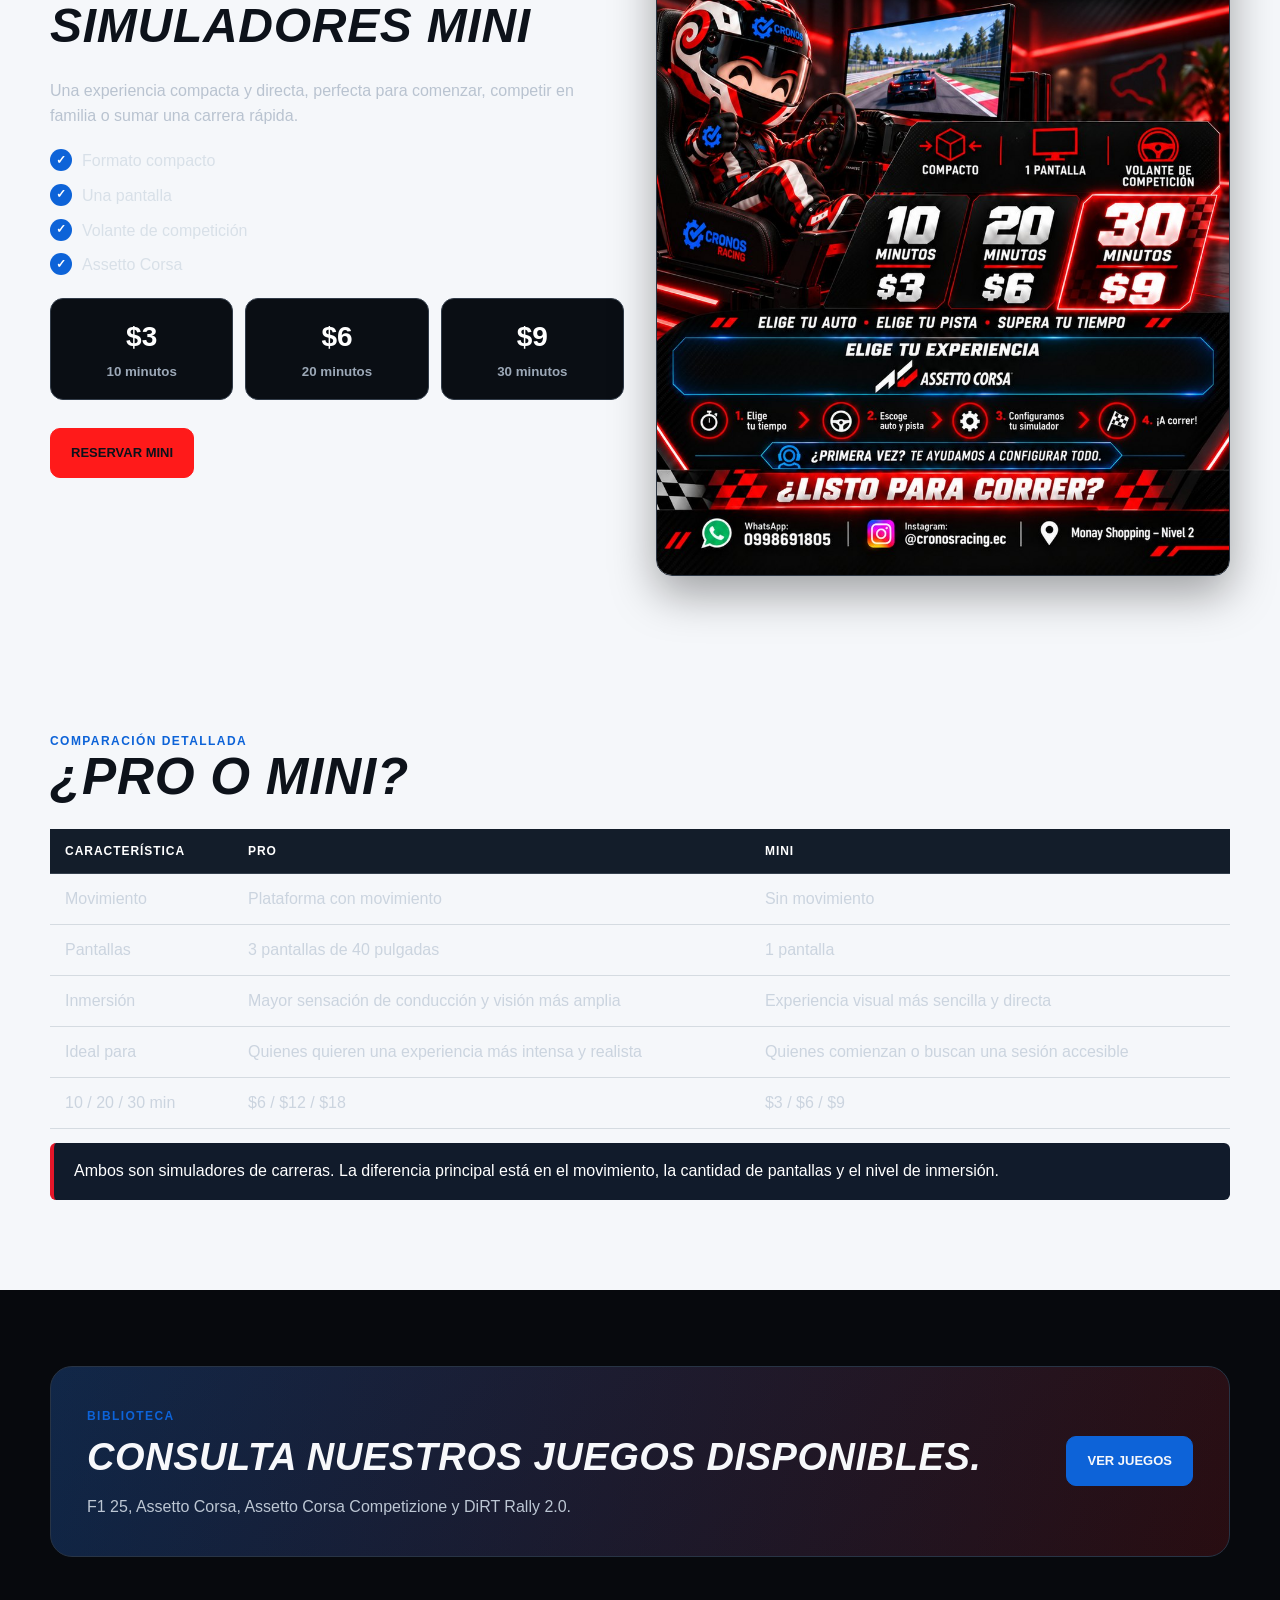
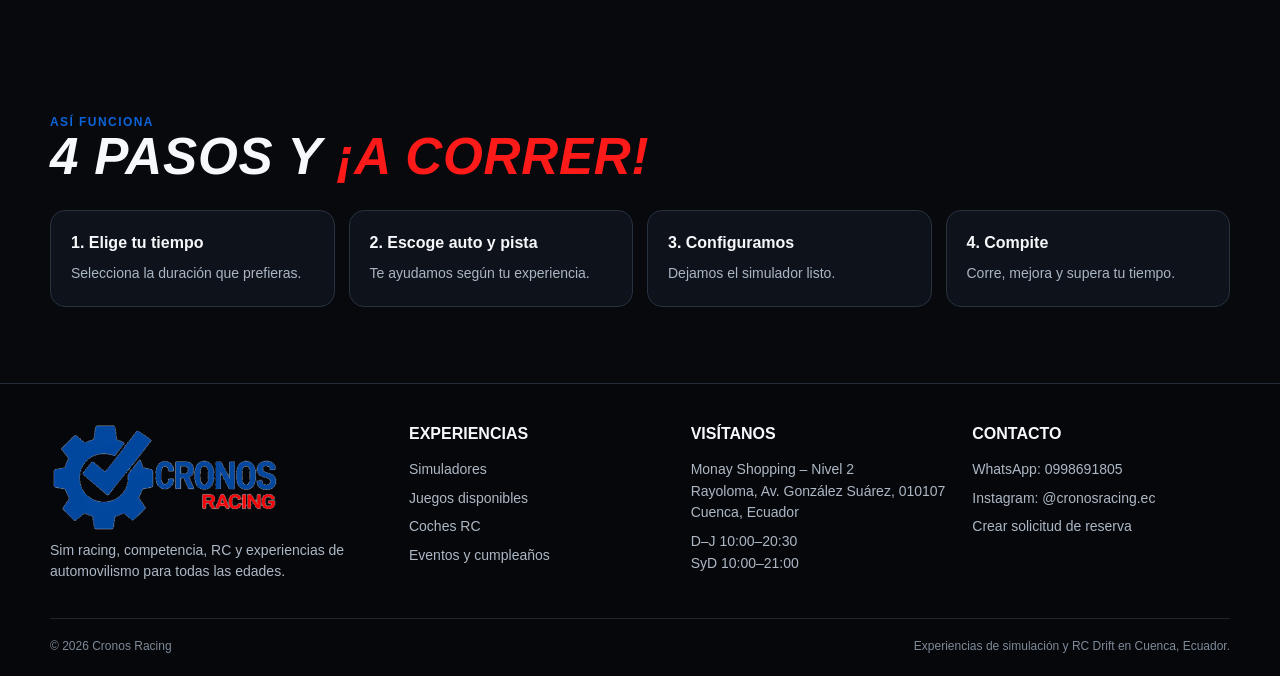
<file: sitio/simuladores.html>
<!doctype html>
<html lang="es">
<head>
<meta charset="utf-8">
<meta name="viewport" content="width=device-width,initial-scale=1">
<meta name="description" content="Cronos Racing Cuenca: simuladores de carreras, RC Drift, membresías, eventos y promociones. Encuéntranos en Monay Shopping, nivel 2.">
<meta name="robots" content="index, follow">
<meta name="theme-color" content="#07090d">
<title>Simuladores | Cronos Racing</title>
<link rel="icon" href="assets/images/logo-oficial.png">
<link rel="stylesheet" href="assets/css/styles.css">
</head>
<body>



<header class="site-header">
  <div class="container nav">
    <a class="brand" href="index.html"><img src="assets/images/logo-oficial.png" alt="Cronos Racing"></a>
    <button class="menu-btn" aria-label="Abrir menú">☰</button>
    <nav class="nav-links">
      <a class="" href="index.html">Inicio</a><a class="active" href="simuladores.html">Simuladores</a><a class="" href="juegos.html">Juegos</a><a class="" href="membresias.html">Membresías</a><a class="" href="eventos.html">Eventos</a><a class="" href="rc-drift.html">RC Drift</a><a class="" href="galeria.html">Galería</a><a class="" href="nosotros.html">Nosotros</a><a class="" href="contacto.html">Contacto</a>
      <a class="nav-cta " href="reservar.html">Reservar</a>
    </nav>
  </div>
</header>

<section class="page-hero"><div class="container"><span class="eyebrow">Experiencias de simulación</span><h1>Simuladores <span class="accent">PRO & MINI</span></h1><p>Dos niveles de experiencia, un mismo objetivo: sentir la pista, mejorar tu tiempo y disfrutar cada vuelta.</p></div></section>
<section class="section"><div class="container split">
 <div class="media"><img src="assets/images/pro.jpg" alt="Simuladores PRO"></div>
 <div class="copy"><span class="kicker">Experiencia superior</span><h2>Simuladores PRO</h2><p>La opción más inmersiva para quienes quieren sentir más de la carrera.</p><div class="checks"><div class="check">Plataforma con movimiento</div><div class="check">Triple pantalla</div><div class="check">Volante y pedales de competición</div><div class="check">F1 25, Assetto Corsa, Assetto Corsa Competizione, Dirt 2.0 y más</div></div>
 <div class="price-grid"><div class="price"><strong>$6</strong><small>10 minutos</small></div><div class="price"><strong>$12</strong><small>20 minutos</small></div><div class="price"><strong>$18</strong><small>30 minutos</small></div></div><div class="btns"><a class="btn primary" href="reservar.html">Reservar PRO</a></div></div>
</div></section>
<section class="section light" id="mini"><div class="container split">
 <div class="copy"><span class="kicker">Ágil y accesible</span><h2>Simuladores MINI</h2><p>Una experiencia compacta y directa, perfecta para comenzar, competir en familia o sumar una carrera rápida.</p><div class="checks"><div class="check">Formato compacto</div><div class="check">Una pantalla</div><div class="check">Volante de competición</div><div class="check">Assetto Corsa</div></div>
 <div class="price-grid"><div class="price"><strong>$3</strong><small>10 minutos</small></div><div class="price"><strong>$6</strong><small>20 minutos</small></div><div class="price"><strong>$9</strong><small>30 minutos</small></div></div><div class="btns"><a class="btn primary" href="reservar.html">Reservar MINI</a></div></div>
 <div class="media"><img src="assets/images/mini.jpg" alt="Simuladores MINI"></div>
</div></section>
<section class="section light" id="diferencias"><div class="container"><div class="section-head"><div><span class="kicker">Comparación detallada</span><h2>¿PRO o MINI?</h2></div></div><div class="cr-table-scroll"><table class="cr-compare"><thead><tr><th>Característica</th><th>PRO</th><th>MINI</th></tr></thead><tbody><tr><td>Movimiento</td><td>Plataforma con movimiento</td><td>Sin movimiento</td></tr><tr><td>Pantallas</td><td>3 pantallas de 40 pulgadas</td><td>1 pantalla</td></tr><tr><td>Inmersión</td><td>Mayor sensación de conducción y visión más amplia</td><td>Experiencia visual más sencilla y directa</td></tr><tr><td>Ideal para</td><td>Quienes quieren una experiencia más intensa y realista</td><td>Quienes comienzan o buscan una sesión accesible</td></tr><tr><td>10 / 20 / 30 min</td><td>$6 / $12 / $18</td><td>$3 / $6 / $9</td></tr></tbody></table></div><div class="cr-feature">Ambos son simuladores de carreras. La diferencia principal está en el movimiento, la cantidad de pantallas y el nivel de inmersión.</div></div></section>
<section class="section"><div class="container strip"><div><span class="kicker">Biblioteca</span><h3>Consulta nuestros juegos disponibles.</h3><p>F1 25, Assetto Corsa, Assetto Corsa Competizione y DiRT Rally 2.0.</p></div><a class="btn blue" href="juegos.html">Ver juegos</a></div></section>
<section class="section"><div class="container"><div class="section-head"><div><span class="kicker">Así funciona</span><h2>4 pasos y <span class="accent">¡a correr!</span></h2></div></div><div class="info-grid"><div class="info"><b>1. Elige tu tiempo</b><span>Selecciona la duración que prefieras.</span></div><div class="info"><b>2. Escoge auto y pista</b><span>Te ayudamos según tu experiencia.</span></div><div class="info"><b>3. Configuramos</b><span>Dejamos el simulador listo.</span></div><div class="info"><b>4. Compite</b><span>Corre, mejora y supera tu tiempo.</span></div></div></div></section>


<footer class="footer">
  <div class="container footer-grid">
    <div>
      <img src="assets/images/logo-oficial.png" alt="Cronos Racing">
      <p>Sim racing, competencia, RC y experiencias de automovilismo para todas las edades.</p>
    </div>
    <div><h4>Experiencias</h4><a href="simuladores.html">Simuladores</a><a href="juegos.html">Juegos disponibles</a><a href="rc-drift.html">Coches RC</a><a href="eventos.html">Eventos y cumpleaños</a></div>
    <div><h4>Visítanos</h4><p>Monay Shopping – Nivel 2<br>Rayoloma, Av. González Suárez, 010107 Cuenca, Ecuador</p><p>D–J 10:00–20:30<br>SyD 10:00–21:00</p></div>
    <div><h4>Contacto</h4><p>WhatsApp: 0998691805</p><p>Instagram: @cronosracing.ec</p><a href="reservar.html">Crear solicitud de reserva</a></div>
  </div>
  <div class="container footer-bottom">
    <span>© 2026 Cronos Racing</span>
    <span>Experiencias de simulación y RC Drift en Cuenca, Ecuador.</span>
  </div>
</footer>

<script src="assets/js/promociones.js" defer></script>
<script src="assets/js/app.js" defer></script>

</body></html>
</file>
<file: sitio/assets/css/styles.css>
:root{
  --bg:#07090d; --bg2:#0d1118; --panel:#111722; --panel2:#171e29;
  --white:#f7f8fb; --muted:#aeb7c5; --red:#ff1a1a; --blue:#0d63d8;
  --line:#26303d; --radius:18px; --shadow:0 18px 45px rgba(0,0,0,.35);
}
*{box-sizing:border-box}
html{scroll-behavior:smooth}
body{margin:0;background:var(--bg);color:var(--white);font-family:Arial,Helvetica,sans-serif;line-height:1.55}
body::before{content:"";position:fixed;inset:0;z-index:-2;background:
radial-gradient(circle at 85% 10%,rgba(13,99,216,.15),transparent 30%),
radial-gradient(circle at 10% 35%,rgba(255,26,26,.12),transparent 28%),
linear-gradient(180deg,#06080c,#090c12 55%,#05070a)}
a{color:inherit;text-decoration:none}
img{max-width:100%;display:block}
.container{width:min(1180px,92vw);margin:auto}
.site-header{position:sticky;top:0;z-index:50;background:rgba(6,8,12,.94);backdrop-filter:blur(14px);border-bottom:1px solid #202733}
.nav{min-height:76px;display:flex;align-items:center;gap:28px}
.brand img{width:220px;height:62px;object-fit:contain;object-position:left center}
.nav-links{display:flex;align-items:center;gap:18px;margin-left:auto;font-size:13px;font-weight:800;text-transform:uppercase;letter-spacing:.04em}
.nav-links a{padding:28px 0 23px;border-bottom:3px solid transparent;color:#dce2eb}
.nav-links a:hover,.nav-links a.active{color:white;border-color:var(--red)}
.nav-cta{background:var(--red)!important;padding:12px 16px!important;border-radius:10px;border:0!important}
.menu-btn{display:none;margin-left:auto;background:#151b24;border:1px solid #2b3543;color:white;border-radius:10px;padding:10px 12px;font-size:20px}
.hero{min-height:610px;position:relative;display:grid;align-items:center;overflow:hidden;border-bottom:1px solid #202a36}
.hero::before{content:"";position:absolute;inset:0;background:
linear-gradient(90deg,rgba(3,5,8,.96) 0%,rgba(3,5,8,.86) 38%,rgba(3,5,8,.32) 68%,rgba(3,5,8,.55) 100%),
url("../images/hero.jpg") center/cover no-repeat;z-index:-1}
.hero-grid{display:grid;grid-template-columns:1.03fr .97fr;align-items:center;min-height:610px}
.hero-copy{padding:70px 0}
.eyebrow{display:inline-flex;gap:10px;align-items:center;color:#dfe7f4;font-weight:800;text-transform:uppercase;letter-spacing:.2em;font-size:12px}
.eyebrow::before{content:"";width:36px;height:3px;background:var(--red)}
h1,h2,h3,.display{font-family:Impact,Haettenschweiler,"Arial Narrow Bold",Arial,sans-serif;font-weight:800;font-style:italic;text-transform:uppercase;letter-spacing:.015em}
.hero h1{font-size:clamp(54px,6.6vw,98px);line-height:.89;margin:20px 0 18px;max-width:760px}
.hero h1 span{color:var(--red)}
.hero p{font-size:18px;color:#d9e0e9;max-width:650px}
.btns{display:flex;flex-wrap:wrap;gap:12px;margin-top:28px}
.btn{display:inline-flex;align-items:center;justify-content:center;gap:9px;padding:14px 20px;border-radius:10px;font-weight:900;text-transform:uppercase;font-size:13px;border:1px solid #3a4657;background:#111721}
.btn.primary{background:var(--red);border-color:var(--red)}
.btn.blue{background:var(--blue);border-color:var(--blue)}
.btn:hover{transform:translateY(-1px);filter:brightness(1.08)}
.hero-cronitos{align-self:end;justify-self:end;width:min(480px,40vw);filter:drop-shadow(0 18px 40px rgba(0,0,0,.45))}
.hero-badges{display:flex;gap:24px;flex-wrap:wrap;margin-top:32px;color:#cbd5e2;font-size:13px;font-weight:700}
.hero-badges span{display:flex;gap:8px;align-items:center}
.hero-badges b{color:white}
.section{padding:76px 0}
.section.light{background:#f5f7fa;color:#0d121a}
.section-head{display:flex;justify-content:space-between;align-items:end;gap:20px;margin-bottom:28px}
.section-head h2{font-size:clamp(36px,4vw,58px);line-height:.94;margin:0}
.section-head p{max-width:620px;color:var(--muted);margin:0}
.light .section-head p{color:#54606e}
.accent{color:var(--red)}
.cards{display:grid;grid-template-columns:repeat(3,1fr);gap:18px}
.card{background:linear-gradient(145deg,#111722,#0b0f15);border:1px solid #242e3b;border-radius:var(--radius);overflow:hidden;box-shadow:var(--shadow)}
.card-image{aspect-ratio:16/10;overflow:hidden;position:relative}
.card-image img{width:100%;height:100%;object-fit:cover;transition:.3s}
.card:hover .card-image img{transform:scale(1.03)}
.card-body{padding:22px}
.card h3{font-size:30px;margin:0 0 8px}
.card p{color:#aeb8c6;margin:0 0 16px}
.tag{display:inline-block;color:white;background:var(--red);font-size:11px;font-weight:900;padding:6px 9px;border-radius:999px;text-transform:uppercase;letter-spacing:.08em}
.price-grid{display:grid;grid-template-columns:repeat(3,1fr);gap:12px;margin-top:18px}
.price{border:1px solid #313b48;border-radius:13px;padding:16px;text-align:center;background:#0a0e14}
.price strong{font-size:28px;display:block;color:white}
.price small{color:#9ca8b7;font-weight:700}
.memberships{display:grid;grid-template-columns:repeat(3,1fr);gap:16px}
.membership{position:relative;padding:26px;border-radius:18px;min-height:265px;background:linear-gradient(145deg,#171c25,#080b10);border:1px solid #2a3442;overflow:hidden}
.membership::after{content:"";position:absolute;inset:auto -60px -80px auto;width:180px;height:180px;border-radius:50%;background:var(--tone);filter:blur(40px);opacity:.24}
.membership.start{--tone:#d69b2d;border-top:3px solid #d69b2d}
.membership.advance{--tone:#0d63d8;border-top:3px solid #0d63d8}
.membership.elite{--tone:#ffffff;border-top:3px solid #dfe9f7;box-shadow:0 0 0 1px rgba(255,255,255,.08),0 16px 40px rgba(13,99,216,.12)}
.membership h3{font-size:36px;margin:0}
.membership .big{font:italic 800 44px Impact,Arial,sans-serif;margin-top:16px}
.membership ul{padding-left:18px;color:#c5cfda}
.membership.elite .tag{background:white;color:#07101c}
.strip{padding:36px;border-radius:22px;background:
linear-gradient(100deg,rgba(13,99,216,.20),rgba(255,26,26,.13)),
linear-gradient(145deg,#121824,#080b10);border:1px solid #283445;display:flex;gap:24px;align-items:center;justify-content:space-between}
.strip h3{font-size:38px;margin:0}
.strip p{margin:8px 0 0;color:#bcc6d3}
.event-grid{display:grid;grid-template-columns:1.35fr .65fr;gap:20px}
.feature-card{position:relative;min-height:390px;border-radius:22px;overflow:hidden;border:1px solid #26303d}
.feature-card img{position:absolute;inset:0;width:100%;height:100%;object-fit:cover}
.feature-card::after{content:"";position:absolute;inset:0;background:linear-gradient(180deg,transparent 20%,rgba(0,0,0,.93) 100%)}
.feature-copy{position:absolute;z-index:2;bottom:0;left:0;right:0;padding:28px}
.feature-copy h3{font-size:42px;margin:0}
.feature-copy p{margin:4px 0 0;color:#dce3ea}
.info-grid{display:grid;grid-template-columns:repeat(4,1fr);gap:14px}
.info{padding:20px;border:1px solid #283240;border-radius:15px;background:#0e131b}
.info b{display:block;margin-bottom:6px}
.info span{color:#aab5c3;font-size:14px}
.page-hero{padding:86px 0 58px;border-bottom:1px solid #222b36;background:
linear-gradient(90deg,rgba(6,8,12,.94),rgba(6,8,12,.60)),
url("../images/sunset.jpg") center/cover}
.page-hero h1{font-size:clamp(50px,7vw,92px);line-height:.9;margin:14px 0}
.page-hero p{max-width:720px;color:#d3dbe5;font-size:18px}
.split{display:grid;grid-template-columns:1fr 1fr;gap:32px;align-items:center}
.media{border-radius:22px;overflow:hidden;border:1px solid #2a3441;box-shadow:var(--shadow)}
.media img{width:100%;height:auto}
.kicker{color:var(--blue);font-weight:900;text-transform:uppercase;letter-spacing:.12em;font-size:12px}
.copy h2{font-size:48px;margin:8px 0 14px}
.copy p{color:#b9c3d0}
.checks{display:grid;gap:10px;margin:20px 0}
.check{display:flex;gap:10px;align-items:start;color:#d8e0e8}
.check::before{content:"✓";color:#fff;background:var(--blue);width:22px;height:22px;border-radius:50%;display:grid;place-items:center;font-size:12px;font-weight:900;flex:0 0 auto}
.table-wrap{overflow:auto;border:1px solid #2a3441;border-radius:16px}
table{width:100%;border-collapse:collapse;min-width:650px}
th,td{padding:15px 16px;border-bottom:1px solid #252f3b;text-align:left}
th{background:#121924;text-transform:uppercase;font-size:12px;letter-spacing:.08em}
td{color:#cbd4df}
.gallery{display:grid;grid-template-columns:repeat(3,1fr);gap:12px}
.gallery button{padding:0;border:0;background:none;border-radius:15px;overflow:hidden;cursor:pointer;aspect-ratio:4/3}
.gallery img{width:100%;height:100%;object-fit:cover;transition:.25s}
.gallery button:hover img{transform:scale(1.03)}
.modal{position:fixed;inset:0;background:rgba(0,0,0,.92);display:none;place-items:center;z-index:100;padding:30px}
.modal.open{display:grid}
.modal img{max-width:min(1200px,94vw);max-height:88vh;border-radius:14px}
.modal-close{position:absolute;right:24px;top:18px;border:0;background:#fff;color:#111;border-radius:50%;width:44px;height:44px;font-size:24px;cursor:pointer}
.faq{display:grid;gap:10px}
.faq-item{border:1px solid #273240;border-radius:14px;overflow:hidden;background:#0d1219}
.faq-q{width:100%;background:none;color:white;border:0;text-align:left;padding:18px 20px;font-weight:900;font-size:16px;cursor:pointer;display:flex;justify-content:space-between}
.faq-a{display:none;padding:0 20px 18px;color:#aeb8c5}
.faq-item.open .faq-a{display:block}
.contact-grid{display:grid;grid-template-columns:.85fr 1.15fr;gap:24px}
.contact-card,.form-card{padding:28px;background:#0e131b;border:1px solid #293340;border-radius:18px}
.contact-card h2,.form-card h2{font-size:40px;margin:0 0 10px}
.contact-list{display:grid;gap:15px;margin-top:24px}
.contact-list div{padding:14px;border-radius:12px;background:#111823;border:1px solid #26313e}
form{display:grid;gap:14px}
label{font-size:12px;text-transform:uppercase;letter-spacing:.08em;font-weight:800;color:#bac4d1}
input,select,textarea{width:100%;padding:13px 14px;border-radius:10px;border:1px solid #354151;background:#0a0f15;color:white;font:inherit}
textarea{min-height:110px;resize:vertical}
.form-row{display:grid;grid-template-columns:1fr 1fr;gap:12px}
.notice{padding:13px 15px;border-radius:10px;background:#101c2d;border:1px solid #20406a;color:#cfe3ff;font-size:13px}
.saved{display:none;padding:12px 14px;border-radius:10px;background:#0f2a1b;border:1px solid #225f3d;color:#d4ffe5}
.saved.show{display:block}
.footer{border-top:1px solid #222b36;background:#05070a;padding:38px 0 20px}
.footer-grid{display:grid;grid-template-columns:1.3fr repeat(3,1fr);gap:24px}
.footer img{width:230px}
.footer h4{margin:0 0 12px;text-transform:uppercase}
.footer a,.footer p{display:block;color:#aeb8c5;font-size:14px;margin:7px 0}
.footer-bottom{margin-top:28px;padding-top:18px;border-top:1px solid #1d2530;color:#7f8a98;font-size:12px;display:flex;justify-content:space-between;gap:15px;flex-wrap:wrap}
.pill{display:inline-flex;padding:6px 10px;border-radius:999px;border:1px solid #3b4655;color:#ccd5df;font-size:12px}
.offline-badge{position:fixed;right:16px;bottom:16px;z-index:40;background:#0e1724;border:1px solid #294b77;color:#cfe2ff;padding:9px 12px;border-radius:999px;font-size:11px;font-weight:800;box-shadow:var(--shadow)}
@media(max-width:980px){
  .menu-btn{display:block}
  .nav-links{display:none;position:absolute;left:4vw;right:4vw;top:76px;background:#0b0f15;border:1px solid #2a3442;border-radius:14px;padding:10px;flex-direction:column;align-items:stretch}
  .nav-links.open{display:flex}
  .nav-links a{padding:12px;border:0;border-radius:8px}
  .nav-links a:hover,.nav-links a.active{background:#151c26}
  .hero-grid,.split,.contact-grid,.event-grid{grid-template-columns:1fr}
  .hero-cronitos{position:absolute;right:-30px;bottom:0;width:320px;opacity:.42}
  .cards,.memberships{grid-template-columns:1fr 1fr}
  .info-grid{grid-template-columns:1fr 1fr}
  .gallery{grid-template-columns:1fr 1fr}
  .footer-grid{grid-template-columns:1fr 1fr}
}
@media(max-width:640px){
  .brand img{width:170px}
  .hero h1{font-size:54px}
  .hero-copy{padding:48px 0}
  .cards,.memberships,.info-grid,.gallery,.footer-grid,.form-row{grid-template-columns:1fr}
  .section{padding:54px 0}
  .section-head{align-items:start;flex-direction:column}
  .strip{align-items:flex-start;flex-direction:column}
  .page-hero{padding:58px 0 44px}
}


/* ====== PUBLICACIONES DESTACADAS ====== */
.featured-wrap{padding:24px 0 14px;background:#06080c;border-bottom:1px solid #202733}
.featured-head{display:flex;align-items:end;justify-content:space-between;gap:18px;margin-bottom:14px}
.featured-head h2{margin:4px 0 0;font-size:30px}
.featured-timer{color:#8793a3;font-size:12px;text-transform:uppercase;letter-spacing:.08em}
.featured-slider{position:relative;height:360px;border:1px solid #293340;border-radius:18px;overflow:hidden;background:#0b0f15;box-shadow:var(--shadow)}
.featured-slide{position:absolute;inset:0;opacity:0;visibility:hidden;transition:opacity .7s ease,visibility .7s ease}
.featured-slide.active{opacity:1;visibility:visible}
.featured-slide img{position:absolute;inset:0;width:100%;height:100%;object-fit:cover;object-position:center}
.featured-slide::after{content:"";position:absolute;inset:0;background:linear-gradient(90deg,rgba(4,6,9,.94) 0%,rgba(4,6,9,.80) 36%,rgba(4,6,9,.22) 72%,rgba(4,6,9,.38) 100%)}
.featured-overlay{position:absolute;z-index:2;left:38px;top:50%;transform:translateY(-50%);max-width:560px}
.featured-overlay h3{font-size:48px;line-height:.95;margin:13px 0 8px}
.featured-overlay p{color:#d5dce6;margin:0 0 18px}
.featured-arrow{position:absolute;z-index:4;top:50%;transform:translateY(-50%);width:42px;height:58px;border:1px solid rgba(255,255,255,.25);background:rgba(0,0,0,.45);color:#fff;font-size:34px;border-radius:10px;cursor:pointer}
.featured-arrow.prev{left:12px}
.featured-arrow.next{right:12px}
.featured-dots{position:absolute;z-index:4;bottom:14px;right:18px;display:flex;gap:7px}
.featured-dot{width:9px;height:9px;border-radius:2px;border:1px solid white;background:transparent;cursor:pointer;padding:0}
.featured-dot.active{background:var(--red);border-color:var(--red)}

/* ====== JUEGOS ====== */
.games-hero{background:linear-gradient(90deg,rgba(6,8,12,.96),rgba(6,8,12,.62)),url("../images/simulator.jpg") center/cover}
.game-grid{display:grid;grid-template-columns:repeat(2,1fr);gap:16px}
.game-grid.compact{grid-template-columns:repeat(4,1fr)}
.game-card{display:grid;grid-template-columns:90px 1fr;gap:18px;align-items:center;background:linear-gradient(145deg,#111722,#0a0f15);border:1px solid #293442;border-radius:16px;padding:18px;min-height:150px}
.game-grid.compact .game-card{grid-template-columns:66px 1fr;min-height:135px}
.game-mark{width:82px;height:82px;border-radius:14px;display:grid;place-items:center;background:linear-gradient(145deg,#0d63d8,#082c63);border:1px solid #347ee2;font:italic 900 29px Impact,Arial,sans-serif;box-shadow:inset 0 0 18px rgba(255,255,255,.08)}
.game-grid.compact .game-mark{width:62px;height:62px;font-size:23px}
.game-card h3{font-size:25px;margin:5px 0 5px}
.game-card p{margin:0;color:#aeb9c6;font-size:14px}
.game-platform{color:#fff;background:#ff1a1a;padding:4px 7px;border-radius:6px;font-size:10px;font-weight:900;letter-spacing:.08em}
.game-cta{margin-top:24px}

/* ====== RESERVA - CANTIDADES ====== */
.equipment-box{border:1px solid #2c3745;border-radius:16px;padding:18px;background:#0a0f15}
.equipment-title{display:flex;justify-content:space-between;align-items:end;gap:18px;margin-bottom:14px}
.equipment-title h3{font-size:27px;margin:3px 0 0}
.equipment-title small{color:#8f9aaa}
.equipment-grid{display:grid;grid-template-columns:1fr 1fr;gap:10px}
.equipment-item{display:flex;justify-content:space-between;align-items:center;gap:14px;background:#111823;border:1px solid #26313e;border-radius:12px;padding:14px;text-transform:none;letter-spacing:0}
.equipment-item span{display:grid;gap:3px}
.equipment-item b{font-size:14px;color:#f6f8fb}
.equipment-item small{font-size:11px;color:#8f9aaa}
.equipment-item input{width:76px;text-align:center;font-weight:900;font-size:18px}
.form-error{display:none;background:#2a1010;border:1px solid #6b2424;color:#ffd6d6;padding:11px 13px;border-radius:10px}
.form-error.show{display:block}

/* Ninguna imagen de contenido se presenta en marcos circulares */
.card-image,.feature-card,.media,.gallery button,.featured-slider,.featured-slide img{border-radius:0}
.card,.feature-card,.media,.featured-slider{border-radius:16px}

@media(max-width:980px){
  .game-grid.compact{grid-template-columns:1fr 1fr}
  .featured-slider{height:330px}
}
@media(max-width:640px){
  .featured-head{align-items:flex-start;flex-direction:column}
  .featured-timer{display:none}
  .featured-slider{height:390px}
  .featured-overlay{left:22px;right:22px;top:auto;bottom:34px;transform:none}
  .featured-overlay h3{font-size:36px}
  .featured-slide::after{background:linear-gradient(180deg,rgba(4,6,9,.12),rgba(4,6,9,.92) 68%)}
  .game-grid,.game-grid.compact,.equipment-grid{grid-template-columns:1fr}
  .equipment-title{align-items:flex-start;flex-direction:column}
}


/* ====== DESTACADOS INTEGRADOS CON LA PORTADA ====== */
.featured-wrap{
  padding:26px 0 0;
  background:linear-gradient(180deg,#06080c 0%,#07090d 100%);
  border-bottom:0;
}
.featured-head{
  margin-bottom:10px;
}
.featured-head h2{
  margin:4px 0 0;
}
.featured-slider{
  width:100%;
  height:390px;
  border:0;
  border-radius:0;
  box-shadow:none;
  background:transparent;
  overflow:hidden;
}
.featured-slide{
  border-radius:0;
}
.featured-slide img{
  border-radius:0 !important;
}
.featured-slide::after{
  background:
    linear-gradient(90deg,rgba(4,6,9,.94) 0%,rgba(4,6,9,.78) 38%,rgba(4,6,9,.16) 76%,rgba(4,6,9,.28) 100%);
}
.featured-overlay{
  left:24px;
}
.featured-dots{
  bottom:16px;
  right:10px;
}
.featured-arrow{
  border-radius:4px;
  background:rgba(0,0,0,.28);
  border-color:rgba(255,255,255,.18);
}
.hero{
  border-top:0;
  margin-top:0;
}
@media(max-width:640px){
  .featured-wrap{padding-top:18px}
  .featured-slider{height:400px}
  .featured-overlay{left:18px;right:18px}
}


/* ====== PUBLICACIONES DESTACADAS: VERSIÓN FULL-BLEED ====== */
.featured-wrap{
  position:relative;
  width:100%;
  padding:0;
  margin:0;
  background:#06080c;
  border:0;
  overflow:hidden;
}
.featured-label{
  position:absolute;
  z-index:7;
  top:18px;
  left:max(24px,calc((100vw - 1180px)/2));
  font-size:11px;
  font-weight:900;
  letter-spacing:.18em;
  color:#fff;
  text-transform:uppercase;
  padding-left:42px;
  text-shadow:0 2px 10px rgba(0,0,0,.65);
}
.featured-label::before{
  content:"";
  position:absolute;
  left:0;
  top:50%;
  width:30px;
  height:3px;
  background:var(--red);
  transform:translateY(-50%);
}
.featured-wrap .featured-slider{
  width:100vw;
  max-width:none;
  height:410px;
  margin:0;
  border:0;
  border-radius:0;
  box-shadow:none;
  background:#06080c;
}
.featured-wrap .featured-overlay{
  left:max(24px,calc((100vw - 1180px)/2));
  max-width:600px;
}
.featured-wrap .featured-dots{
  right:max(24px,calc((100vw - 1180px)/2));
}
.featured-wrap .featured-arrow.prev{left:18px}
.featured-wrap .featured-arrow.next{right:18px}
.featured-wrap + .hero{
  margin-top:0;
  border-top:0;
}
@media(max-width:640px){
  .featured-label{left:18px;top:14px;font-size:10px}
  .featured-wrap .featured-slider{height:420px}
  .featured-wrap .featured-overlay{left:18px;right:18px}
  .featured-wrap .featured-dots{right:18px}
  .featured-wrap .featured-arrow.prev{left:8px}
  .featured-wrap .featured-arrow.next{right:8px}
}


/* CRONOS RACING — RESPONSIVE V4 — reglas compartidas */
html{width:100%;overflow-x:clip;-webkit-text-size-adjust:100%}
body{min-width:0;overflow-x:clip}
*,*::before,*::after{min-width:0}
img,video,iframe,svg{max-width:100%}
button,input,select,textarea{font:inherit}
button,.btn,a,input,select,textarea{-webkit-tap-highlight-color:transparent}
:focus-visible{outline:3px solid #76acff;outline-offset:3px}
.container{width:min(1180px,calc(100% - 40px))}
.nav{gap:clamp(10px,1.6vw,24px)}
.brand{flex:0 1 auto;min-width:0}
.brand img{max-width:100%;height:auto;max-height:62px}
.nav-links{gap:clamp(7px,1.15vw,18px);min-width:0}
.nav-links a{white-space:nowrap}
.hero-grid>*{min-width:0}
.hero h1,.page-hero h1,.section-head h2,.copy h2,.feature-copy h3{overflow-wrap:break-word}
.hero h1{font-size:clamp(42px,6.6vw,98px)}
.cards,.memberships,.gallery,.info-grid,.footer-grid,.event-grid,.split,.contact-grid,.form-row,.price-grid{min-width:0}
.card,.membership,.feature-card,.info,.contact-card,.form-card{min-width:0}
.table-wrap{max-width:100%;overflow-x:auto;-webkit-overflow-scrolling:touch}
.table-wrap table{min-width:650px}
.featured-wrap .featured-slider{width:100%;max-width:100%}
.featured-slide img{object-fit:cover}
.featured-overlay,.feature-copy{min-width:0}
.btn,.nav-cta{min-height:44px}
input,select,textarea{min-width:0;max-width:100%}
@media(max-width:1100px){
  .menu-btn{display:flex;align-items:center;justify-content:center;flex-shrink:0;min-width:46px;min-height:46px;cursor:pointer}
  .nav-links{display:none;position:absolute;top:calc(100% + 1px);left:0;right:0;max-height:calc(100dvh - 80px);overflow-y:auto;overscroll-behavior:contain;background:#0b0f15;padding:12px max(20px,calc((100vw - 1180px)/2));border:1px solid #2a3442;border-radius:0 0 14px 14px;box-shadow:0 14px 30px rgba(0,0,0,.55);flex-direction:column;align-items:stretch;margin:0;gap:2px}
  .nav-links.open{display:flex}
  .nav-links a{white-space:normal;padding:13px 15px;border:0;border-radius:8px;min-height:44px}
  .nav-links a:hover,.nav-links a.active{background:#151c26}
}
@media(min-width:1101px){.nav-links{display:flex!important}}
@media(max-width:980px){
  .hero-grid,.split,.contact-grid,.event-grid{grid-template-columns:minmax(0,1fr)}
  .hero-grid{min-height:520px}
  .hero{min-height:520px}
  .hero-copy{position:relative;z-index:1;padding:62px 0}
  .cards,.memberships{grid-template-columns:repeat(2,minmax(0,1fr))}
  .gallery,.info-grid,.footer-grid{grid-template-columns:repeat(2,minmax(0,1fr))}
  .strip{flex-wrap:wrap}
}
@media(max-width:640px){
  .container{width:calc(100% - 32px)}
  .nav{min-height:66px}
  .brand img{width:min(174px,calc(100vw - 110px));max-height:54px}
  .nav-links{max-height:calc(100dvh - 67px)}
  .hero,.hero-grid{min-height:0}
  .hero-copy{padding:58px 0 72px}
  .hero h1{font-size:clamp(40px,12vw,64px);line-height:.96}
  .hero p,.page-hero p{font-size:16px}
  .hero-cronitos{width:min(255px,58vw);right:-40px;opacity:.22;pointer-events:none}
  .hero-badges{gap:10px 16px}
  .btns{display:grid;grid-template-columns:minmax(0,1fr);gap:10px}
  .btns .btn{width:100%;text-align:center}
  .section{padding:46px 0}
  .cards,.memberships,.info-grid,.gallery,.footer-grid,.form-row,.price-grid{grid-template-columns:minmax(0,1fr)}
  .card-body,.contact-card,.form-card{padding:18px}
  .copy h2{font-size:clamp(34px,9vw,48px)}
  .section-head h2{font-size:clamp(34px,10vw,52px)}
  .strip{padding:22px;gap:16px}
  .strip h3{font-size:clamp(28px,8vw,38px)}
  .feature-card{min-height:310px}
  .feature-copy{padding:20px}
  .feature-copy h3{font-size:clamp(28px,8vw,42px)}
  .page-hero{padding:46px 0 38px}
  .page-hero h1{font-size:clamp(40px,12vw,68px)}
  .featured-wrap .featured-slider{height:clamp(390px,112vw,500px)}
  .featured-wrap .featured-overlay{left:22px;right:22px;max-width:none;top:50%}
  .featured-slide::after{background:linear-gradient(90deg,rgba(4,6,9,.92),rgba(4,6,9,.55))}
  .featured-wrap .featured-arrow.prev{left:4px}
  .featured-wrap .featured-arrow.next{right:4px}
  .featured-wrap .featured-dots{right:16px;bottom:10px}
  .featured-label{left:16px}
  .footer{padding-bottom:60px}
  .offline-badge{bottom:8px;right:8px;max-width:calc(100vw - 16px);font-size:10px}
  .modal{padding:12px}
  .modal img{max-width:100%;max-height:82dvh;object-fit:contain}
  .modal-close{right:12px;top:12px}
}
@media(max-width:380px){
  .container{width:calc(100% - 24px)}
  .hero h1{font-size:40px}
  .featured-overlay{font-size:14px}
  .membership{padding:18px}
  .membership .big{font-size:36px}
  .card h3{font-size:26px}
}
@media(prefers-reduced-motion:reduce){html{scroll-behavior:auto}*,*::before,*::after{transition-duration:.01ms!important;animation-duration:.01ms!important}}

/* V5: noticias compactas y chat adaptable */
.featured-wrap .featured-slider{height:275px}
.featured-wrap .featured-overlay{max-width:550px}
.featured-wrap .featured-overlay h3{font-size:clamp(23px,3vw,38px);line-height:1.1}
@media(max-width:640px){
 .featured-wrap .featured-slider{height:290px}
 .featured-wrap .featured-overlay{bottom:33px;left:20px;right:20px}
 .featured-wrap .featured-overlay h3{font-size:clamp(22px,6vw,29px)}
 .featured-wrap .featured-overlay p{font-size:13px;line-height:1.35;margin:6px 0 10px}
 .featured-wrap .featured-overlay .btn{padding:9px 13px;font-size:12px}
}
.cr-chat-toggle{position:fixed;right:22px;bottom:24px;z-index:1200;border:0;border-radius:999px;background:#e21b2d;color:#fff;font:800 15px inherit;font-family:inherit;padding:15px 19px;cursor:pointer;box-shadow:0 9px 28px #0009;display:flex;align-items:center;gap:9px}
.cr-chat-toggle:hover{background:#bb1123}
.cr-chat{position:fixed;z-index:1201;right:22px;bottom:86px;width:min(365px,calc(100vw - 24px));height:min(520px,calc(100dvh - 110px));display:none;flex-direction:column;border:1px solid #46505b;border-radius:17px;overflow:hidden;background:#111820;color:#fff;box-shadow:0 15px 65px #000b;font-family:inherit}
.cr-chat.open{display:flex}
.cr-chat-head{background:#ad0f21;display:flex;align-items:center;justify-content:space-between;padding:13px 16px;gap:12px}
.cr-chat-head strong{display:block;font-size:16px}.cr-chat-head small{display:block;font-size:11px;opacity:.9;margin-top:2px}
.cr-chat-close{background:transparent;color:#fff;border:0;cursor:pointer;font-size:26px;line-height:1;padding:3px}
.cr-chat-messages{padding:17px 13px;overflow-y:auto;flex:1;display:flex;flex-direction:column;gap:10px;overscroll-behavior:contain}
.cr-chat-bubble{max-width:91%;padding:10px 13px;border-radius:13px;background:#26313c;color:#f4f6fa;font-size:13px;line-height:1.45;white-space:pre-line;overflow-wrap:anywhere}
.cr-chat-bubble.user{background:#ae192a;align-self:flex-end}
.cr-chat-options{display:flex;flex-wrap:wrap;gap:6px;padding:11px 13px 4px;border-top:1px solid #303943}
.cr-chat-options button{font:inherit;font-size:12px;color:#fff;border:1px solid #535f6a;border-radius:18px;background:#1e2933;padding:7px 10px;cursor:pointer}
.cr-chat-options button:hover{border-color:#e21b2d}
.cr-chat-form{display:flex;gap:6px;padding:10px 12px 12px}
.cr-chat-form input{width:100%;flex:1;min-width:0;background:#fff;color:#111;border:1px solid #c9c9c9;border-radius:9px;padding:10px 11px;font:inherit;font-size:13px}
.cr-chat-form button{border:0;border-radius:9px;background:#e21b2d;color:#fff;padding:10px 12px;font:700 13px inherit;font-family:inherit;cursor:pointer}
.cr-chat-wa{display:block;text-align:center;background:#193b2b;color:#e0ffea!important;text-decoration:none;padding:10px;font-size:13px;font-weight:700}
@media(max-width:480px){.cr-chat-toggle{right:13px;bottom:14px;padding:13px 15px}.cr-chat{right:10px;bottom:72px;width:calc(100vw - 20px);height:min(510px,calc(100dvh - 91px))}}

/* Cronos Racing V6 - catálogo detallado */
.cr-product-grid{display:grid;grid-template-columns:repeat(4,minmax(0,1fr));gap:16px;margin-top:26px}
.cr-product{background:#111721;color:#fff;border:1px solid #354153;border-radius:14px;overflow:hidden;display:flex;flex-direction:column;min-width:0}
.cr-product img{width:100%;height:155px;object-fit:cover}
.cr-product-body{padding:18px;display:flex;flex:1;flex-direction:column;gap:12px}
.cr-product h3{font-size:1.35rem;margin:0;color:#fff}
.cr-product p,.cr-product li{color:#d8e0e9;font-size:.94rem;line-height:1.55}
.cr-product ul{padding-left:19px;margin:0;flex:1}
.cr-product .cr-prices{display:grid;grid-template-columns:repeat(3,minmax(0,1fr));gap:5px}
.cr-product .cr-prices>div{border-radius:7px;text-align:center;background:#222d3c;padding:10px 2px}
.cr-product .cr-prices small{display:block;font-size:.7rem;color:#b7c3d1}
.cr-product .cr-prices strong{display:block;font-size:1.3rem;color:#fff}
.cr-product .btn{display:block;text-align:center}
.cr-table-scroll{width:100%;overflow-x:auto}
.cr-compare{width:100%;border-collapse:collapse;min-width:560px}
.cr-compare th,.cr-compare td{padding:13px 15px;text-align:left;border-bottom:1px solid #8893a24a}
.cr-compare th{background:#131d2a;color:white}.cr-compare td{line-height:1.5}
.cr-feature{margin:14px 0;padding:16px 20px;background:#111b2b;border-left:4px solid #e51629;color:#fff;border-radius:6px}
.cr-price-note{font-size:.88rem;opacity:.83;margin-top:10px}
@media(max-width:1100px){.cr-product-grid{grid-template-columns:repeat(2,minmax(0,1fr))}}
@media(max-width:640px){.cr-product-grid{grid-template-columns:1fr}.cr-product img{height:195px}.cr-product-body{padding:16px}.cr-product .cr-prices strong{font-size:1.25rem}}

/* V8: Nuevos juegos y galería personal */
.game-platform.testing{background:#233449;border:1px solid #617994;color:#d7eaff;display:inline-block}
.testing-games{margin-bottom:10px}.testing-note{font-size:13px;color:#a9b8ca}
.gallery-toolbar{display:flex;gap:20px;align-items:center;justify-content:space-between;flex-wrap:wrap;margin-bottom:14px}
.gallery-toolbar h2{margin:0 0 6px}.gallery-toolbar p{margin:0;color:#b6c0ce;font-size:14px}
.gallery-upload-btn{display:inline-flex;align-items:center;gap:11px;background:#ed1428;color:white;font-weight:800;padding:13px 20px;cursor:pointer;border-radius:9px;white-space:nowrap;min-height:48px}
.gallery-upload-btn:hover{background:#be0c1e}.gallery-local-note{color:#acb9cb;font-size:12px;margin:0 0 22px;line-height:1.5}
.gallery-user-item{position:relative;min-width:0}.gallery-user-item button[data-lightbox]{display:block;width:100%;height:100%}
.gallery-user-item .gallery-remove{position:absolute;right:8px;top:8px;background:rgba(7,9,13,.9);color:white;border:1px solid #64748b;border-radius:8px;padding:7px 9px;cursor:pointer;font-weight:700;z-index:2;aspect-ratio:auto;width:auto;height:auto}
@media(max-width:600px){.gallery-toolbar{align-items:stretch}.gallery-toolbar > div{width:100%}.gallery-upload-btn{justify-content:center;width:100%}}

/* V9: carrusel y administrador local de promociones */
.promo-wrap .featured-label{z-index:3}
.promo-manager{background:#090d13;padding:10px 0 22px}
.promo-admin-details{border:1px solid #334052;background:#111823;border-radius:12px;color:#f2f5fa}
.promo-admin-details>summary{cursor:pointer;padding:14px 18px;font-weight:750;list-style-position:inside}
.promo-admin-content{padding:0 18px 20px}
.promo-admin-content p{color:#c4ceda;font-size:.9rem;line-height:1.5}
.promo-form{display:grid;grid-template-columns:repeat(2,minmax(0,1fr));gap:12px}
.promo-form label{display:flex;flex-direction:column;gap:7px;font-size:.85rem;color:#d6e2f0;font-weight:650}
.promo-form input{width:100%;min-width:0;padding:12px;border-radius:8px;border:1px solid #58677c;background:#0b111a;color:#f5f5fa}
.promo-form input[type=file]{font-size:.8rem}
.promo-form .btn{justify-self:start;align-self:end}
.promo-status{font-size:.85rem;margin:12px 0;color:#f4d88b}
.promo-saved-list{display:grid;gap:7px}
.promo-saved-item{display:flex;gap:12px;align-items:center;justify-content:space-between;background:#1b2838;border-radius:8px;padding:9px 12px}
.promo-saved-item button{background:#761322;color:white;border:0;border-radius:6px;padding:8px 11px;cursor:pointer}
.promo-custom-slide img{object-fit:contain;background:#07090d}
.promo-custom-slide:has(.featured-overlay) img{object-fit:cover}
@media(max-width:640px){.promo-form{grid-template-columns:1fr}.promo-admin-content{padding:0 12px 16px}.promo-wrap .featured-slider{height:290px}}

/* CRONOS RACING - MENU SUPERIOR */

@media (min-width: 1101px) {
  .nav {
    gap: 18px;
  }

  .brand img {
    width: 175px;
  }

  .nav-links {
    gap: 20px;
    font-size: 12px;
    letter-spacing: 0;
  }

  .nav-links a {
    white-space: nowrap;
    padding: 25px 0 20px;
  }

  .nav-links .nav-cta {
    padding: 12px 14px !important;
  }
}

/* Menu para tablets y celulares */
@media (max-width: 1100px) {
  .nav-links {
    gap: 8px;
  }
}


.copyright-cronos {
  display: flex;
  flex-direction: column;
  gap: 3px;
}

.copyright-cronos span {
  font-size: 12px;
  color: #aeb7c5;
}

.copyright-cronos small {
  font-size: 10px;
  color: #778293;
  font-weight: 400;
}
</file>
